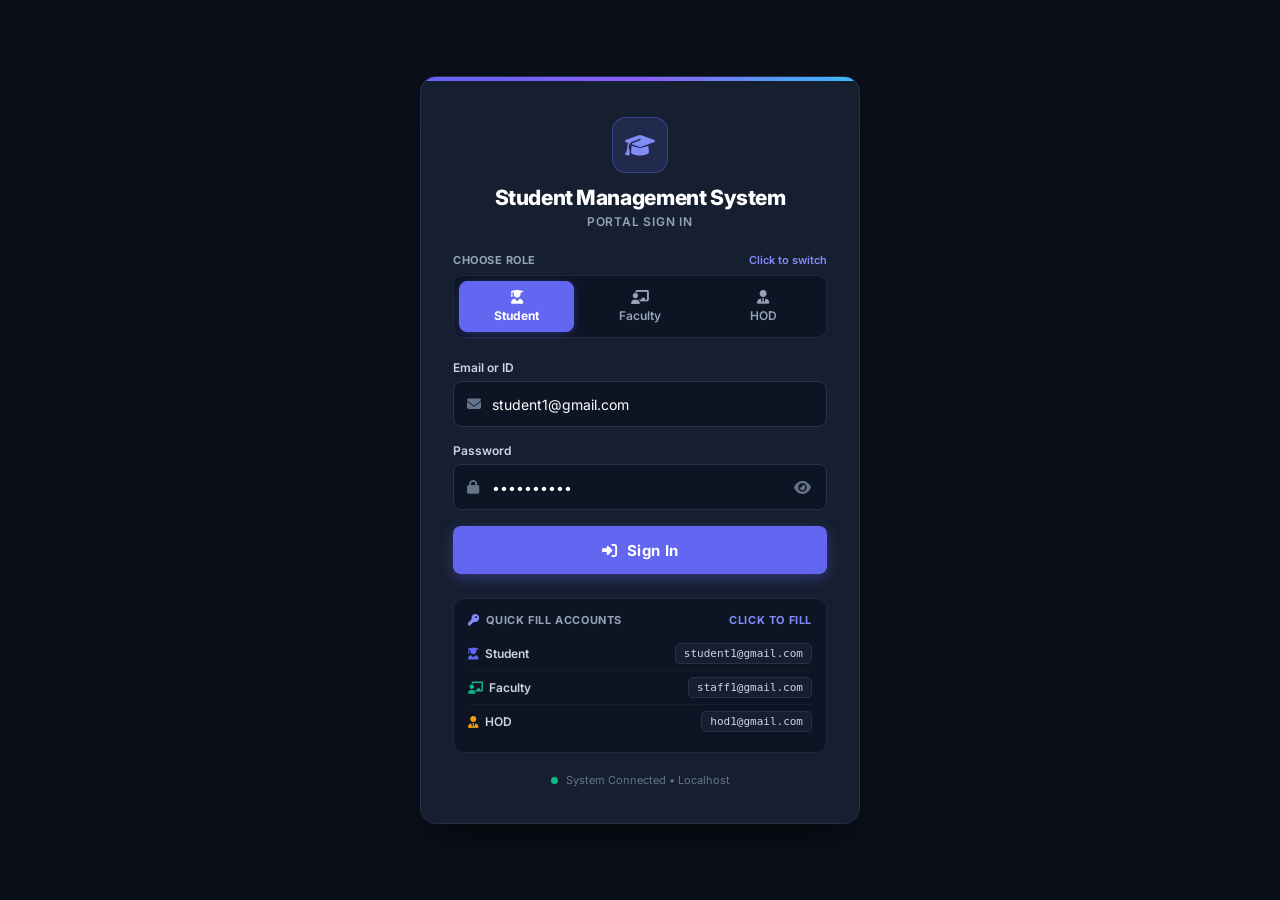
<file: index.html>
<!DOCTYPE html>
<html>
<head>
    <meta http-equiv="refresh" content="0; url=frontend/login.html">
    <title>Redirecting to SMS Portal...</title>
</head>
<body>
    <script>window.location.href = "frontend/login.html";</script>
</body>
</html>
</file>
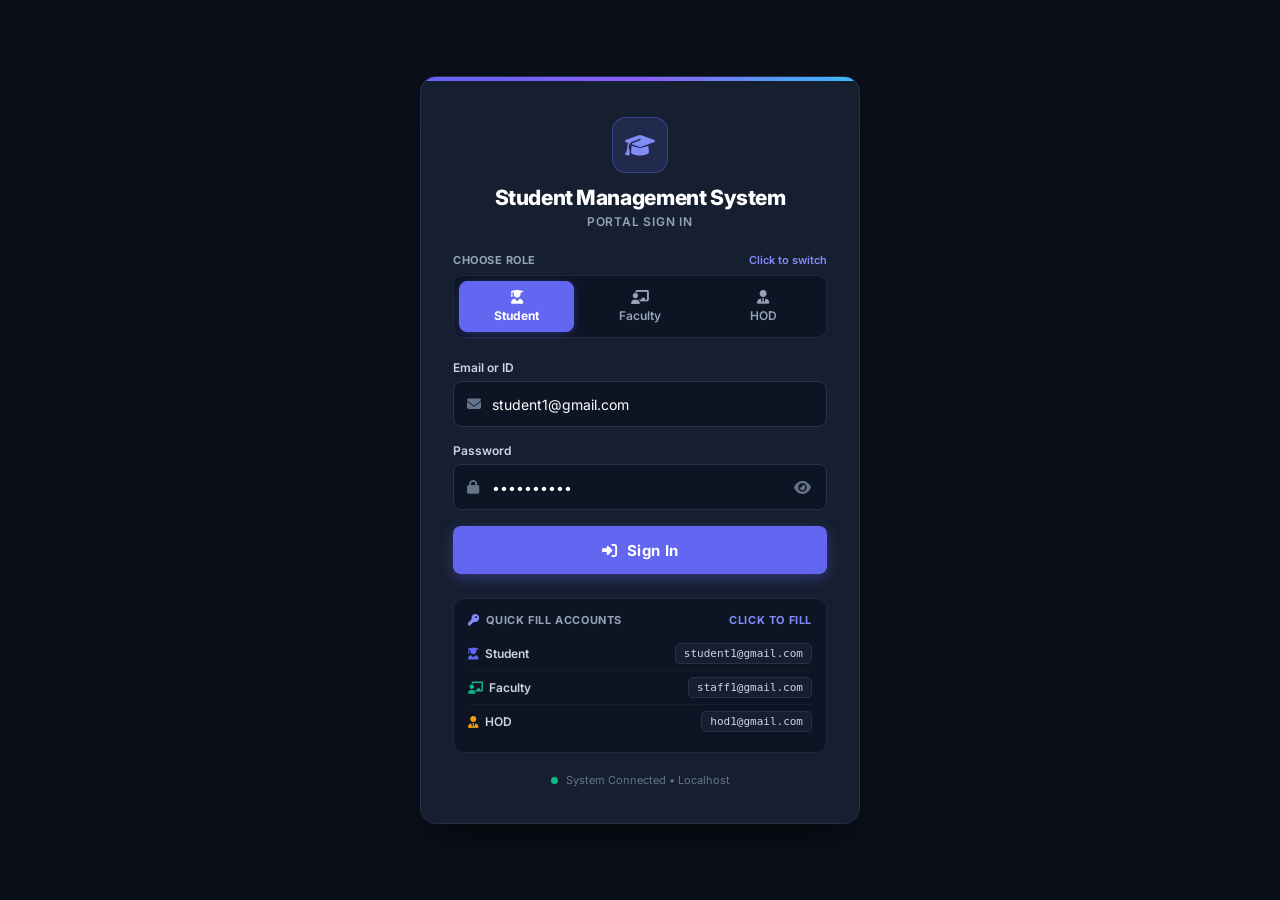
<file: frontend/index.html>
<!DOCTYPE html>
<html>
<head>
    <meta http-equiv="refresh" content="0; url=login.html">
    <script>
        window.location.href = "login.html";
    </script>
    <title>Redirecting to Student Management System Login...</title>
</head>
<body>
    <p>Redirecting to <a href="login.html">Sign In Portal</a>...</p>
</body>
</html>
</file>
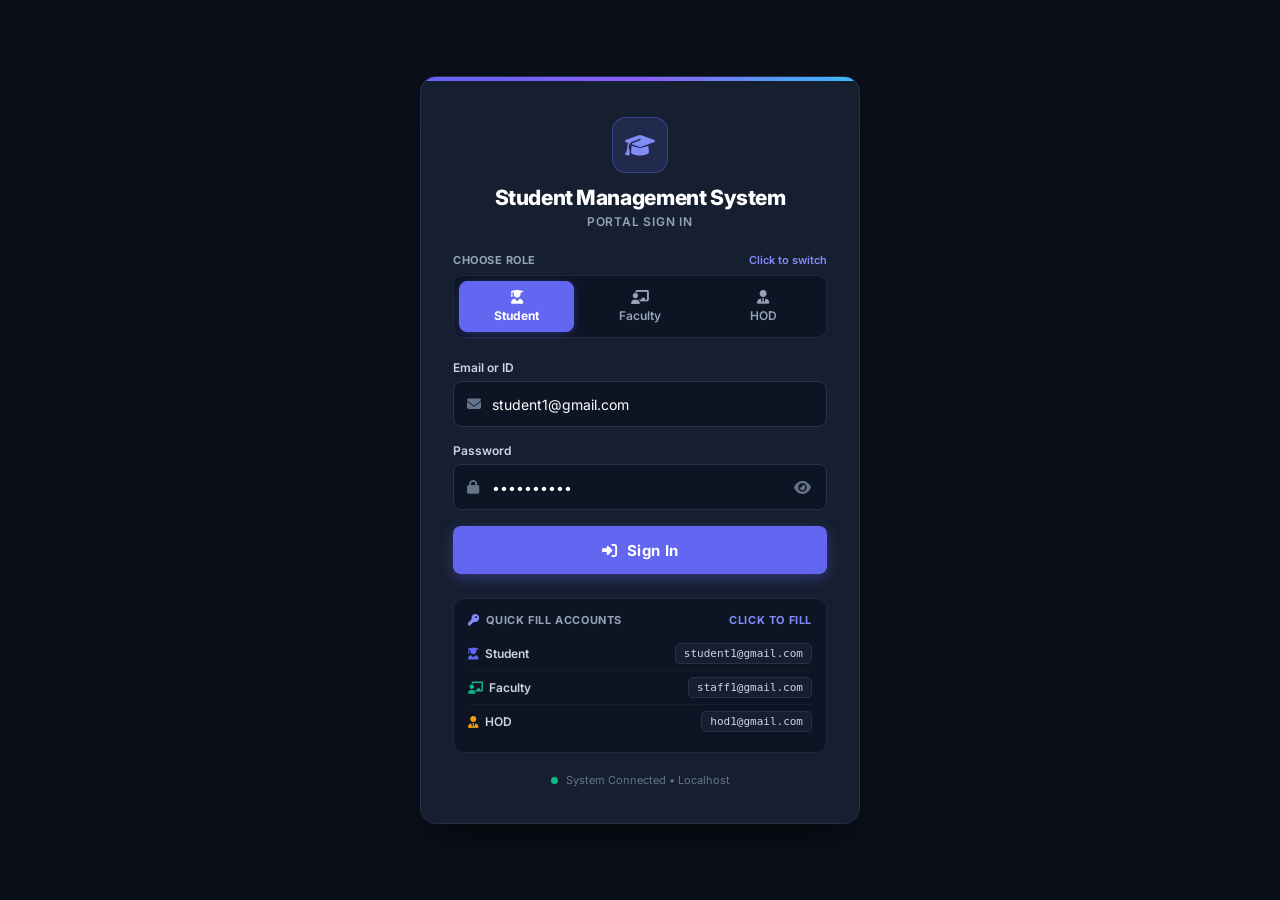
<file: frontend/login.html>
<!DOCTYPE html>
<html lang="en">
<head>
    <meta charset="UTF-8">
    <meta name="viewport" content="width=device-width, initial-scale=1.0">
    <title>Student Management System - Sign In</title>
    <!-- Google Font Inter -->
    <link rel="preconnect" href="https://fonts.googleapis.com">
    <link rel="preconnect" href="https://fonts.gstatic.com" crossorigin>
    <link href="https://fonts.googleapis.com/css2?family=Inter:wght@400;500;600;700;800&display=swap" rel="stylesheet">
    <!-- Font Awesome Icons -->
    <link rel="stylesheet" href="https://cdnjs.cloudflare.com/ajax/libs/font-awesome/6.4.0/css/all.min.css">
    <style>
        * {
            margin: 0;
            padding: 0;
            box-sizing: border-box;
            font-family: 'Inter', -apple-system, BlinkMacSystemFont, "Segoe UI", Roboto, sans-serif;
        }

        body {
            background-color: #0b0f19;
            color: #f8fafc;
            min-height: 100vh;
            display: flex;
            align-items: center;
            justify-content: center;
            padding: 24px 16px;
        }

        .login-container {
            width: 100%;
            max-width: 440px;
        }

        .login-card {
            background-color: #161f30;
            border: 1px solid #243249;
            border-radius: 16px;
            box-shadow: 0 20px 40px -15px rgba(0, 0, 0, 0.7);
            overflow: hidden;
        }

        /* Top Accent Bar */
        .top-accent-bar {
            height: 4px;
            background: linear-gradient(90deg, #6366f1, #8b5cf6, #38bdf8);
        }

        .card-body {
            padding: 36px 32px;
        }

        /* Brand Header */
        .brand-header {
            text-align: center;
            margin-bottom: 24px;
        }

        .brand-icon-box {
            width: 56px;
            height: 56px;
            background: rgba(99, 102, 241, 0.15);
            border: 1px solid rgba(99, 102, 241, 0.4);
            border-radius: 14px;
            display: inline-flex;
            align-items: center;
            justify-content: center;
            color: #818cf8;
            font-size: 24px;
            margin-bottom: 12px;
        }

        .brand-title {
            font-size: 21px;
            font-weight: 800;
            color: #ffffff;
            letter-spacing: -0.4px;
            margin: 0;
        }

        .brand-subtitle {
            font-size: 12px;
            font-weight: 600;
            color: #94a3b8;
            letter-spacing: 0.8px;
            text-transform: uppercase;
            margin-top: 4px;
        }

        /* Role Switcher Tabs */
        .role-section {
            margin-bottom: 22px;
        }

        .role-section-header {
            display: flex;
            align-items: center;
            justify-content: space-between;
            margin-bottom: 8px;
        }

        .role-label {
            font-size: 11px;
            font-weight: 700;
            color: #94a3b8;
            text-transform: uppercase;
            letter-spacing: 0.5px;
        }

        .role-hint {
            font-size: 11px;
            color: #818cf8;
            font-weight: 600;
        }

        .role-tabs {
            display: grid;
            grid-template-columns: repeat(3, 1fr);
            gap: 8px;
            background: #0d1424;
            padding: 5px;
            border-radius: 10px;
            border: 1px solid #1e293b;
        }

        .role-btn {
            background: transparent;
            border: 1px solid transparent;
            border-radius: 8px;
            padding: 8px 4px;
            color: #94a3b8;
            font-size: 12px;
            font-weight: 600;
            cursor: pointer;
            display: flex;
            flex-direction: column;
            align-items: center;
            gap: 4px;
            transition: all 0.15s ease;
        }

        .role-btn i {
            font-size: 14px;
        }

        .role-btn:hover {
            color: #ffffff;
            background: rgba(255, 255, 255, 0.04);
        }

        .role-btn.active {
            background: #6366f1;
            color: #ffffff;
            font-weight: 700;
            border-color: #6366f1;
            box-shadow: 0 2px 8px rgba(99, 102, 241, 0.3);
        }

        /* Error Alert Banner */
        .alert-error {
            display: none;
            background: rgba(239, 68, 68, 0.15);
            border: 1px solid rgba(239, 68, 68, 0.4);
            color: #fca5a5;
            padding: 10px 14px;
            border-radius: 8px;
            font-size: 13px;
            margin-bottom: 18px;
            align-items: center;
            gap: 10px;
        }

        .alert-error i {
            color: #ef4444;
            font-size: 15px;
        }

        /* Form Controls */
        .form-group {
            margin-bottom: 16px;
        }

        .form-label {
            display: block;
            font-size: 12px;
            font-weight: 600;
            color: #cbd5e1;
            margin-bottom: 6px;
        }

        .input-wrapper {
            position: relative;
            display: flex;
            align-items: center;
        }

        .input-icon {
            position: absolute;
            left: 14px;
            color: #64748b;
            font-size: 14px;
            pointer-events: none;
        }

        .form-input {
            width: 100%;
            height: 46px;
            background: #0d1424;
            border: 1.5px solid #243249;
            border-radius: 8px;
            padding: 0 40px 0 38px;
            color: #ffffff;
            font-size: 14px;
            outline: none;
            transition: border-color 0.15s ease, box-shadow 0.15s ease;
        }

        .form-input::placeholder {
            color: #475569;
        }

        .form-input:focus {
            border-color: #6366f1;
            box-shadow: 0 0 0 3px rgba(99, 102, 241, 0.25);
            background: #0d1424;
        }

        .btn-toggle-eye {
            position: absolute;
            right: 12px;
            background: none;
            border: none;
            color: #64748b;
            font-size: 15px;
            cursor: pointer;
            padding: 4px;
            display: flex;
            align-items: center;
            justify-content: center;
        }

        .btn-toggle-eye:hover {
            color: #cbd5e1;
        }

        /* Sign In Button */
        .btn-submit {
            width: 100%;
            height: 48px;
            background: #6366f1;
            color: #ffffff;
            border: none;
            border-radius: 8px;
            font-size: 15px;
            font-weight: 700;
            letter-spacing: 0.3px;
            cursor: pointer;
            display: flex;
            align-items: center;
            justify-content: center;
            gap: 10px;
            margin-top: 10px;
            box-shadow: 0 4px 14px rgba(99, 102, 241, 0.35);
            transition: background 0.15s ease, transform 0.1s ease, box-shadow 0.15s ease;
        }

        .btn-submit:hover {
            background: #4f46e5;
            box-shadow: 0 6px 18px rgba(99, 102, 241, 0.45);
        }

        .btn-submit:active {
            transform: translateY(1px);
        }

        .btn-submit:disabled {
            opacity: 0.65;
            cursor: not-allowed;
            transform: none;
        }

        /* Demo Credentials Quick-Fill Box */
        .demo-box {
            margin-top: 24px;
            background: #0d1424;
            border: 1px solid #1e293b;
            border-radius: 10px;
            padding: 14px;
        }

        .demo-box-header {
            font-size: 11px;
            font-weight: 700;
            color: #94a3b8;
            text-transform: uppercase;
            letter-spacing: 0.6px;
            margin-bottom: 10px;
            display: flex;
            align-items: center;
            justify-content: space-between;
        }

        .demo-item {
            display: flex;
            align-items: center;
            justify-content: space-between;
            padding: 6px 0;
            border-bottom: 1px solid #161f30;
        }

        .demo-item:last-child {
            border-bottom: none;
        }

        .demo-item-role {
            font-size: 12px;
            font-weight: 600;
            color: #cbd5e1;
            display: flex;
            align-items: center;
            gap: 6px;
        }

        .demo-fill-btn {
            background: #161f30;
            border: 1px solid #243249;
            color: #cbd5e1;
            padding: 3px 8px;
            border-radius: 5px;
            font-size: 11px;
            font-family: monospace;
            cursor: pointer;
            transition: all 0.15s ease;
        }

        .demo-fill-btn:hover {
            border-color: #6366f1;
            color: #818cf8;
            background: rgba(99, 102, 241, 0.1);
        }

        /* Status Footer */
        .system-status {
            text-align: center;
            font-size: 11px;
            color: #64748b;
            margin-top: 20px;
            display: flex;
            align-items: center;
            justify-content: center;
            gap: 8px;
        }

        .status-dot {
            width: 7px;
            height: 7px;
            background-color: #10b981;
            border-radius: 50%;
            display: inline-block;
        }

        /* Simple Toast Notification */
        .toast {
            position: fixed;
            top: 20px;
            right: 20px;
            z-index: 9999;
            background: #1e293b;
            color: #f8fafc;
            border-left: 4px solid #10b981;
            padding: 12px 18px;
            border-radius: 6px;
            box-shadow: 0 10px 25px rgba(0, 0, 0, 0.4);
            font-size: 13px;
            display: flex;
            align-items: center;
            gap: 10px;
        }
    </style>
</head>
<body>

    <div class="login-container">
        <div class="login-card">
            <!-- Top Gradient Accent -->
            <div class="top-accent-bar"></div>

            <div class="card-body">
                <!-- Branding Header -->
                <div class="brand-header">
                    <div class="brand-icon-box">
                        <i class="fa-solid fa-graduation-cap"></i>
                    </div>
                    <h1 class="brand-title">Student Management System</h1>
                    <p class="brand-subtitle">Portal Sign In</p>
                </div>

                <!-- Error Alert Banner -->
                <div class="alert-error" id="error-banner">
                    <i class="fa-solid fa-circle-exclamation"></i>
                    <span id="error-message" style="flex: 1;">Invalid credentials</span>
                    <button type="button" onclick="hideError()" style="background:none; border:none; color:#fca5a5; cursor:pointer; font-size:16px;">&times;</button>
                </div>

                <!-- Role Switcher -->
                <div class="role-section">
                    <div class="role-section-header">
                        <span class="role-label">Choose Role</span>
                        <span class="role-hint">Click to switch</span>
                    </div>
                    <div class="role-tabs">
                        <button type="button" class="role-btn active" id="btn-role-student" onclick="setRole('STUDENT')">
                            <i class="fa-solid fa-user-graduate"></i>
                            <span>Student</span>
                        </button>
                        <button type="button" class="role-btn" id="btn-role-staff" onclick="setRole('STAFF')">
                            <i class="fa-solid fa-chalkboard-user"></i>
                            <span>Faculty</span>
                        </button>
                        <button type="button" class="role-btn" id="btn-role-hod" onclick="setRole('HOD')">
                            <i class="fa-solid fa-user-tie"></i>
                            <span>HOD</span>
                        </button>
                    </div>
                </div>

                <!-- Login Form -->
                <form id="login-form" novalidate>
                    <div class="form-group">
                        <label for="email" class="form-label">Email or ID</label>
                        <div class="input-wrapper">
                            <i class="fa-solid fa-envelope input-icon"></i>
                            <input 
                                type="text" 
                                id="email" 
                                class="form-input" 
                                placeholder="name@institution.edu" 
                                value="student1@gmail.com"
                                required 
                                autocomplete="username"
                            >
                        </div>
                    </div>

                    <div class="form-group">
                        <label for="password" class="form-label">Password</label>
                        <div class="input-wrapper">
                            <i class="fa-solid fa-lock input-icon"></i>
                            <input 
                                type="password" 
                                id="password" 
                                class="form-input" 
                                placeholder="Enter password" 
                                value="student123"
                                required 
                                autocomplete="current-password"
                            >
                            <button type="button" class="btn-toggle-eye" id="toggle-password" title="Show / Hide Password" aria-label="Show / Hide Password">
                                <i class="fa-solid fa-eye" id="eye-icon"></i>
                            </button>
                        </div>
                    </div>

                    <button type="submit" class="btn-submit" id="btn-submit">
                        <i class="fa-solid fa-right-to-bracket" id="submit-icon"></i>
                        <span id="submit-text">Sign In</span>
                    </button>
                </form>

                <!-- Demo Credentials Box -->
                <div class="demo-box">
                    <div class="demo-box-header">
                        <span><i class="fa-solid fa-key" style="color: #818cf8; margin-right: 6px;"></i>Quick Fill Accounts</span>
                        <span style="color: #818cf8;">Click to Fill</span>
                    </div>
                    <div class="demo-item">
                        <div class="demo-item-role">
                            <i class="fa-solid fa-user-graduate" style="color: #6366f1;"></i>
                            <span>Student</span>
                        </div>
                        <button type="button" class="demo-fill-btn" onclick="setRole('STUDENT')">student1@gmail.com</button>
                    </div>
                    <div class="demo-item">
                        <div class="demo-item-role">
                            <i class="fa-solid fa-chalkboard-user" style="color: #10b981;"></i>
                            <span>Faculty</span>
                        </div>
                        <button type="button" class="demo-fill-btn" onclick="setRole('STAFF')">staff1@gmail.com</button>
                    </div>
                    <div class="demo-item">
                        <div class="demo-item-role">
                            <i class="fa-solid fa-user-tie" style="color: #f59e0b;"></i>
                            <span>HOD</span>
                        </div>
                        <button type="button" class="demo-fill-btn" onclick="setRole('HOD')">hod1@gmail.com</button>
                    </div>
                </div>

                <!-- Footer Status -->
                <div class="system-status">
                    <span class="status-dot"></span>
                    <span>System Connected &bull; Localhost</span>
                </div>

            </div>
        </div>
    </div>

    <!-- Login Logic -->
    <script>
        // Preset Credentials
        const CREDENTIALS = {
            STUDENT: {
                email: 'student1@gmail.com',
                password: 'student123',
                btnId: 'btn-role-student'
            },
            STAFF: {
                email: 'staff1@gmail.com',
                password: 'staff123',
                btnId: 'btn-role-staff'
            },
            HOD: {
                email: 'hod1@gmail.com',
                password: 'hod123',
                btnId: 'btn-role-hod'
            }
        };

        function setRole(role) {
            const data = CREDENTIALS[role];
            if (!data) return;

            document.querySelectorAll('.role-btn').forEach(btn => btn.classList.remove('active'));
            const activeBtn = document.getElementById(data.btnId);
            if (activeBtn) activeBtn.classList.add('active');

            document.getElementById('email').value = data.email;
            document.getElementById('password').value = data.password;
            hideError();
        }

        // Toggle Password Visibility
        const toggleBtn = document.getElementById('toggle-password');
        const passwordInput = document.getElementById('password');
        const eyeIcon = document.getElementById('eye-icon');

        toggleBtn.addEventListener('click', () => {
            const isPassword = passwordInput.getAttribute('type') === 'password';
            passwordInput.setAttribute('type', isPassword ? 'text' : 'password');
            eyeIcon.className = isPassword ? 'fa-solid fa-eye-slash' : 'fa-solid fa-eye';
        });

        // Error Handling
        const errorBanner = document.getElementById('error-banner');
        const errorMessage = document.getElementById('error-message');

        function showError(msg) {
            errorMessage.textContent = msg;
            errorBanner.style.display = 'flex';
        }

        function hideError() {
            errorBanner.style.display = 'none';
        }

        function showToast(msg) {
            const toast = document.createElement('div');
            toast.className = 'toast';
            toast.innerHTML = `<i class="fa-solid fa-circle-check" style="color: #10b981;"></i><span>${msg}</span>`;
            document.body.appendChild(toast);
            setTimeout(() => toast.remove(), 2500);
        }

        // Form Submission
        const loginForm = document.getElementById('login-form');
        const btnSubmit = document.getElementById('btn-submit');
        const submitIcon = document.getElementById('submit-icon');
        const submitText = document.getElementById('submit-text');

        loginForm.addEventListener('submit', async (e) => {
            e.preventDefault();
            hideError();

            const email = document.getElementById('email').value.trim();
            const password = document.getElementById('password').value;

            if (!email || !password) {
                showError("Please enter both email and password.");
                return;
            }

            btnSubmit.disabled = true;
            submitIcon.className = "fa-solid fa-circle-notch fa-spin";
            submitText.textContent = "Signing In...";

            try {
                // Determine API endpoint URL
                const origin = window.location.origin;
                const path = window.location.pathname;
                let apiUrl = '/studentms/backend/auth/login.php';
                if (!path.includes('/studentms/')) {
                    apiUrl = '/backend/auth/login.php';
                }

                const response = await fetch(origin + apiUrl, {
                    method: 'POST',
                    headers: { 'Content-Type': 'application/json' },
                    credentials: 'include',
                    body: JSON.stringify({ email, password })
                });

                const data = await response.json().catch(() => ({}));

                if (response.ok && data.success && data.user) {
                    localStorage.setItem('sms_user', JSON.stringify(data.user));
                    showToast(`Welcome back, ${data.user.name}!`);

                    setTimeout(() => {
                        const role = data.user.role;
                        if (role === 'STUDENT') {
                            window.location.href = 'student/dashboard.html';
                        } else if (role === 'ASSISTANT_PROFESSOR' || role === 'HOD') {
                            window.location.href = 'staff.html';
                        } else {
                            window.location.href = 'student/dashboard.html';
                        }
                    }, 400);
                } else {
                    showError(data.message || "Invalid email or password.");
                    btnSubmit.disabled = false;
                    submitIcon.className = "fa-solid fa-right-to-bracket";
                    submitText.textContent = "Sign In";
                }
            } catch (err) {
                showError(err.message || "Connection failed. Please check backend server.");
                btnSubmit.disabled = false;
                submitIcon.className = "fa-solid fa-right-to-bracket";
                submitText.textContent = "Sign In";
            }
        });
    </script>
</body>
</html>
</file>
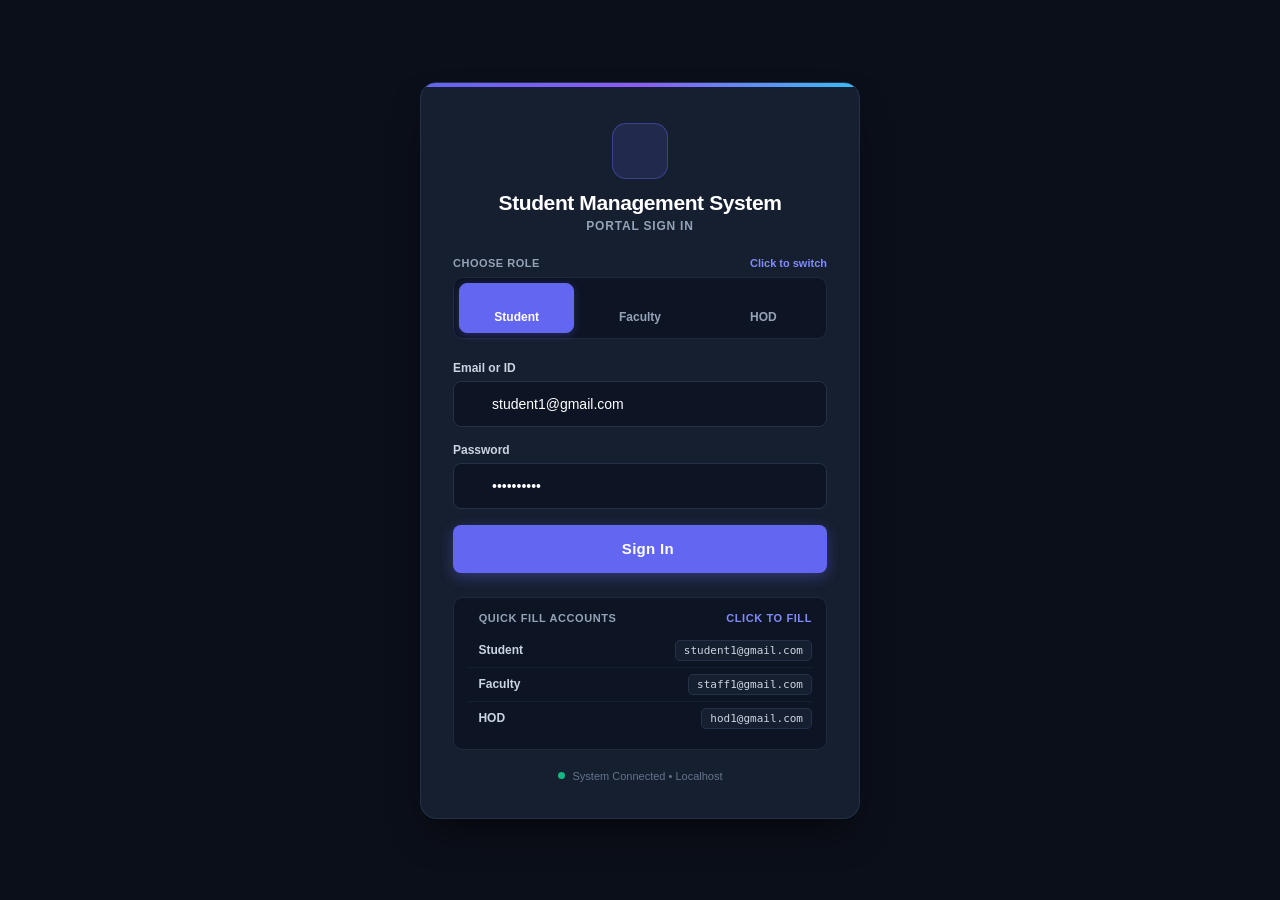
<file: frontend/staff.html>
<!DOCTYPE html>
<html lang="en" data-theme="dark">
<head>
    <meta charset="UTF-8">
    <meta name="viewport" content="width=device-width, initial-scale=1.0">
    <title>Staff Portal - Academic & Departmental Management</title>
    <!-- Google Font Inter -->
    <link rel="preconnect" href="https://fonts.googleapis.com">
    <link rel="preconnect" href="https://fonts.gstatic.com" crossorigin>
    <link href="https://fonts.googleapis.com/css2?family=Inter:wght@300;400;500;600;700;800&display=swap" rel="stylesheet">
    <!-- Font Awesome Icons -->
    <link rel="stylesheet" href="https://cdnjs.cloudflare.com/ajax/libs/font-awesome/6.4.0/css/all.min.css">
    <!-- Custom CSS Modules -->
    <link rel="stylesheet" href="css/style.css">
    <link rel="stylesheet" href="css/dashboard.css">
    <link rel="stylesheet" href="css/tables.css">
    <link rel="stylesheet" href="css/forms.css">
    <link rel="stylesheet" href="css/responsive.css">
    <style>
        .badge-status {
            display: inline-flex;
            align-items: center;
            padding: 4px 10px;
            border-radius: 9999px;
            font-size: 11px;
            font-weight: 700;
            text-transform: uppercase;
            letter-spacing: 0.5px;
        }
        .badge-pending {
            background-color: rgba(245, 158, 11, 0.15);
            color: #d97706;
            border: 1px solid rgba(245, 158, 11, 0.3);
        }
        .badge-approved {
            background-color: rgba(16, 185, 129, 0.15);
            color: #059669;
            border: 1px solid rgba(16, 185, 129, 0.3);
        }
        .badge-rejected {
            background-color: rgba(239, 68, 68, 0.15);
            color: #dc2626;
            border: 1px solid rgba(239, 68, 68, 0.3);
        }
        .hod-section-header {
            display: flex;
            align-items: center;
            gap: 10px;
            padding: 10px 16px;
            margin: 12px 14px 4px;
            border-radius: var(--radius-sm);
            background: rgba(99, 102, 241, 0.12);
            border: 1px solid rgba(99, 102, 241, 0.28);
            color: #818cf8;
            font-size: 11px;
            font-weight: 800;
            letter-spacing: 1px;
            text-transform: uppercase;
        }
        .modal-overlay {
            position: fixed;
            top: 0;
            left: 0;
            right: 0;
            bottom: 0;
            background: rgba(15, 23, 42, 0.7);
            backdrop-filter: blur(4px);
            z-index: 9999;
            display: flex;
            align-items: center;
            justify-content: center;
            padding: 20px;
        }
        .modal-overlay.hidden {
            display: none !important;
        }
        .modal-box {
            background: var(--bg-secondary);
            border: 1px solid var(--border-color);
            border-radius: var(--radius-md);
            box-shadow: var(--shadow-xl);
            width: 100%;
            max-width: 680px;
            max-height: 90vh;
            overflow-y: auto;
        }
        .modal-header {
            padding: 18px 24px;
            border-bottom: 1px solid var(--border-color);
            display: flex;
            align-items: center;
            justify-content: space-between;
        }
        .modal-body {
            padding: 24px;
        }
        .modal-footer {
            padding: 16px 24px;
            border-top: 1px solid var(--border-color);
            display: flex;
            justify-content: flex-end;
            gap: 12px;
        }
        .att-toggle-btn {
            padding: 6px 14px;
            border-radius: 9999px;
            font-size: 12px;
            font-weight: 700;
            cursor: pointer;
            border: 1px solid var(--border-color);
            background: var(--bg-tertiary);
            color: var(--text-secondary);
            transition: all var(--transition-fast);
        }
        .att-toggle-btn.present {
            background: rgba(16, 185, 129, 0.2);
            color: #059669;
            border-color: #10b981;
        }
        .att-toggle-btn.absent {
            background: rgba(239, 68, 68, 0.2);
            color: #dc2626;
            border-color: #ef4444;
        }
        .profile-field-box {
            background-color: var(--bg-tertiary);
            border: 1px solid var(--border-color);
            padding: 12px 16px;
            border-radius: var(--radius-sm);
        }
        .profile-field-box label {
            font-size: 11px;
            font-weight: 700;
            text-transform: uppercase;
            color: var(--text-secondary);
            display: block;
            margin-bottom: 4px;
        }
        .profile-field-box span {
            font-size: 14px;
            font-weight: 600;
            color: var(--text-primary);
        }
    </style>
</head>
<body>

    <!-- Network Loader overlay -->
    <div class="network-status-pill hidden" id="network-status-pill">
        <div class="network-spinner"></div>
        <span id="network-status-text">Loading...</span>
    </div>

    <!-- Main Screen Container -->
    <div class="app-container" id="app-screen">
        
        <!-- Sidebar Navigation Drawer -->
        <aside class="sidebar" id="app-sidebar">
            <div class="sidebar-header">
                <div class="sidebar-logo">
                    <i class="fa-solid fa-graduation-cap"></i>
                    <span>STUDENTMS</span>
                </div>
            </div>
            
            <nav class="sidebar-nav">
                <ul>
                    <!-- Common Staff Navigation -->
                    <li class="nav-item active" id="nav-item-dash" data-view="dashboard">
                        <i class="fa-solid fa-chart-pie"></i>
                        <span>Dashboard</span>
                    </li>
                    <li class="nav-item" id="nav-item-profile" data-view="profile">
                        <i class="fa-solid fa-id-badge"></i>
                        <span>My Profile</span>
                    </li>
                    <li class="nav-item" id="nav-item-attendance" data-view="attendance">
                        <i class="fa-solid fa-calendar-check"></i>
                        <span>Attendance</span>
                    </li>
                    <li class="nav-item" id="nav-item-time" data-view="timetable">
                        <i class="fa-solid fa-clock"></i>
                        <span>Timetable</span>
                    </li>
                    <li class="nav-item" id="nav-item-exams" data-view="exams">
                        <i class="fa-solid fa-calendar-days"></i>
                        <span>Exam Schedule</span>
                    </li>
                    <li class="nav-item" id="nav-item-students" data-view="students">
                        <i class="fa-solid fa-user-graduate"></i>
                        <span>Students</span>
                    </li>
                    <li class="nav-item" id="nav-item-leaves" data-view="leaves">
                        <i class="fa-solid fa-envelope-open-text"></i>
                        <span>Leave Requests</span>
                    </li>

                    <!-- HOD ONLY MENU ITEMS (Dynamically shown ONLY if role === 'HOD') -->
                    <div id="hod-exclusive-nav-section" style="display: none;">
                        <div class="hod-section-header">
                            <i class="fa-solid fa-shield-halved"></i>
                            <span>HOD Controls</span>
                        </div>
                        <li class="nav-item" id="nav-item-manage-timetable" data-view="manage-timetable">
                            <i class="fa-solid fa-calendar-plus"></i>
                            <span>Manage Timetable</span>
                        </li>
                        <li class="nav-item" id="nav-item-manage-exams" data-view="manage-exams">
                            <i class="fa-solid fa-file-circle-plus"></i>
                            <span>Manage Exam Schedule</span>
                        </li>
                        <li class="nav-item" id="nav-item-manage-staff" data-view="manage-staff">
                            <i class="fa-solid fa-chalkboard-user"></i>
                            <span>Manage Staff</span>
                        </li>
                        <li class="nav-item" id="nav-item-manage-depts" data-view="manage-depts">
                            <i class="fa-solid fa-building-columns"></i>
                            <span>Manage Departments</span>
                        </li>
                    </div>

                    <li class="nav-item" id="nav-item-notices" data-view="notices">
                        <i class="fa-solid fa-bullhorn"></i>
                        <span>Notices</span>
                    </li>
                </ul>
            </nav>
            
            <div class="sidebar-footer">
                <li class="nav-item" id="nav-sign-out" onclick="logout()" style="list-style: none; padding: 12px 16px; margin: 0 16px; border-radius: var(--radius-sm); display: flex; align-items: center; gap: 12px; color: var(--danger); cursor: pointer; font-size: 14px; font-weight: 600; transition: all var(--transition-fast);">
                    <i class="fa-solid fa-right-from-bracket"></i>
                    <span>Logout</span>
                </li>
            </div>
        </aside>

        <!-- Right Side Main Content Window -->
        <main class="main-content">
            
            <!-- Top Action Header -->
            <header class="app-header">
                <div style="display: flex; align-items: center; gap: 14px;">
                    <button class="menu-toggle" id="menu-toggle-btn">
                        <i class="fa-solid fa-bars"></i>
                    </button>
                    <div>
                        <h1 class="header-title" id="view-title">Dashboard</h1>
                        <p class="header-subtitle" id="view-path-subtitle">Faculty & Academic Management Console</p>
                    </div>
                </div>
                
                <div style="display: flex; align-items: center; gap: 12px;">
                    <div style="display: flex; align-items: center; gap: 10px; background: var(--bg-tertiary); border: 1px solid var(--border-color); padding: 6px 14px; border-radius: 9999px;">
                        <i class="fa-solid fa-user-tie" style="color: var(--accent-color); font-size: 14px;"></i>
                        <span class="user-name" id="header-user-name" style="font-size: 13px; font-weight: 700; color: var(--text-primary);">Faculty Staff</span>
                        <span class="user-role badge" id="header-user-role-badge" style="background: rgba(99, 102, 241, 0.15); color: #818cf8; font-size: 10px; padding: 2px 8px; font-weight: 700;">ASSISTANT PROFESSOR</span>
                    </div>
                    <button class="btn-icon" id="header-theme-toggle" onclick="toggleTheme()" title="Toggle Theme"><i class="fa-solid fa-moon"></i></button>
                    <button class="btn btn-outline btn-sm" onclick="logout()"><i class="fa-solid fa-arrow-right-from-bracket"></i> Logout</button>
                </div>
            </header>

            <!-- Scrollable Dynamic Viewport -->
            <div class="app-viewport">

                <!-- VIEW 1: DASHBOARD -->
                <section class="content-view active" id="view-dashboard">
                    <div class="welcome-card">
                        <div>
                            <h2>Welcome, <span id="dash-staff-name">Faculty</span>! 👋</h2>
                            <p>
                                <span id="dash-staff-desig" style="font-weight: 700; color: var(--accent-color);">Assistant Professor</span> &bull; 
                                Department of <span id="dash-staff-dept">ECE</span>
                            </p>
                        </div>
                        <div id="hod-indicator-pill" style="display: none; background: rgba(99, 102, 241, 0.15); border: 1px solid rgba(99, 102, 241, 0.35); padding: 6px 14px; border-radius: 9999px; font-size: 12px; font-weight: 700; color: #818cf8;">
                            <i class="fa-solid fa-crown" style="margin-right: 6px; color: #f59e0b;"></i> HOD Controls Enabled
                        </div>
                    </div>

                    <!-- Metrics Grid -->
                    <div class="stats-grid mb-4">
                        <div class="stat-card">
                            <div class="stat-header">
                                <span class="stat-title">Today's Lectures</span>
                                <div class="stat-icon" style="background: rgba(59, 130, 246, 0.15); color: #3b82f6;"><i class="fa-solid fa-calendar-check"></i></div>
                            </div>
                            <div class="stat-value" id="card-today-classes-count">0</div>
                            <div class="stat-subtitle">Assigned teaching slots</div>
                        </div>

                        <div class="stat-card">
                            <div class="stat-header">
                                <span class="stat-title">Enrolled Students</span>
                                <div class="stat-icon" style="background: rgba(16, 185, 129, 0.15); color: #10b981;"><i class="fa-solid fa-user-graduate"></i></div>
                            </div>
                            <div class="stat-value" id="card-students-count">--</div>
                            <div class="stat-subtitle">Department directory</div>
                        </div>

                        <div class="stat-card">
                            <div class="stat-header">
                                <span class="stat-title">Pending Leaves</span>
                                <div class="stat-icon" style="background: rgba(245, 158, 11, 0.15); color: #f59e0b;"><i class="fa-solid fa-envelope-open-text"></i></div>
                            </div>
                            <div class="stat-value" id="card-pending-reviews-count">0</div>
                            <div class="stat-subtitle">Awaiting faculty review</div>
                        </div>

                        <div class="stat-card">
                            <div class="stat-header">
                                <span class="stat-title">Weekly Periods</span>
                                <div class="stat-icon" style="background: rgba(168, 85, 247, 0.15); color: #a855f7;"><i class="fa-solid fa-clock"></i></div>
                            </div>
                            <div class="stat-value" id="card-weekly-periods-count">--</div>
                            <div class="stat-subtitle">Scheduled timetable hours</div>
                        </div>
                    </div>

                    <!-- Quick Shortcuts -->
                    <div class="card">
                        <h3 style="font-size: 16px; font-weight: 700; margin-bottom: 16px; color: var(--text-primary);">Faculty Actions</h3>
                        <div style="display: grid; grid-template-columns: repeat(auto-fit, minmax(200px, 1fr)); gap: 14px;">
                            <button class="btn btn-primary" onclick="switchView('attendance')">
                                <i class="fa-solid fa-calendar-check"></i>
                                Take Attendance
                            </button>
                            <button class="btn btn-secondary" onclick="switchView('leaves')">
                                <i class="fa-solid fa-file-circle-check"></i>
                                Review Leaves
                            </button>
                            <button class="btn btn-secondary" onclick="switchView('timetable')">
                                <i class="fa-solid fa-clock"></i>
                                View Timetable
                            </button>
                            <button class="btn btn-secondary" onclick="switchView('students')">
                                <i class="fa-solid fa-users"></i>
                                View Students
                            </button>
                        </div>
                    </div>
                </section>

                <!-- VIEW 2: PROFILE -->
                <section class="content-view" id="view-profile">
                    <div class="card">
                        <div style="display: flex; justify-content: space-between; align-items: center; margin-bottom: 24px; border-bottom: 1px solid var(--border-color); padding-bottom: 16px;">
                            <div>
                                <h2 style="font-size: 18px; font-weight: 800; color: var(--text-primary);">Faculty Profile</h2>
                                <p style="font-size: 13px; color: var(--text-secondary);">Official institutional identity & departmental appointment</p>
                            </div>
                            <span class="badge-status badge-approved" id="profile-role-pill">ASSISTANT_PROFESSOR</span>
                        </div>

                        <div style="display: grid; grid-template-columns: repeat(auto-fit, minmax(260px, 1fr)); gap: 16px;">
                            <div class="profile-field-box">
                                <label>Faculty Name</label>
                                <span id="prof-staff-name">--</span>
                            </div>
                            <div class="profile-field-box">
                                <label>Staff Code</label>
                                <span id="prof-staff-code">--</span>
                            </div>
                            <div class="profile-field-box">
                                <label>Email Address</label>
                                <span id="prof-staff-email">--</span>
                            </div>
                            <div class="profile-field-box">
                                <label>Department</label>
                                <span id="prof-staff-dept">--</span>
                            </div>
                            <div class="profile-field-box">
                                <label>Designation</label>
                                <span id="prof-staff-desig">--</span>
                            </div>
                            <div class="profile-field-box">
                                <label>Academic Qualification</label>
                                <span id="prof-staff-qual">--</span>
                            </div>
                            <div class="profile-field-box">
                                <label>Phone Contact</label>
                                <span id="prof-staff-phone">--</span>
                            </div>
                        </div>
                    </div>
                </section>

                <!-- VIEW 3: ATTENDANCE (Today's Classes & Batch Attendance) -->
                <section class="content-view" id="view-attendance">
                    <div class="card">
                        <div style="display: flex; justify-content: space-between; align-items: center; margin-bottom: 20px; flex-wrap: wrap; gap: 12px;">
                            <div>
                                <h2 style="font-size: 18px; font-weight: 800; color: var(--text-primary);">Today's Assigned Classes</h2>
                                <p style="font-size: 13px; color: var(--text-secondary);">Select an assigned period to record or update batch attendance</p>
                            </div>
                            <div style="display: flex; align-items: center; gap: 10px;">
                                <label style="font-size: 12px; font-weight: 700; color: var(--text-secondary);">Date:</label>
                                <input type="date" id="attendance-filter-date" class="form-control" style="padding: 8px 12px; border-radius: var(--radius-sm); border: 1px solid var(--border-color); background: var(--bg-secondary); color: var(--text-primary);">
                            </div>
                        </div>

                        <!-- Assigned Classes Grid/Table -->
                        <div class="table-responsive">
                            <table class="table">
                                <thead>
                                    <tr>
                                        <th>Period</th>
                                        <th>Subject</th>
                                        <th>Department / Year</th>
                                        <th>Section & Batch</th>
                                        <th>Room</th>
                                        <th>Status</th>
                                        <th style="text-align: right;">Action</th>
                                    </tr>
                                </thead>
                                <tbody id="assigned-classes-tbody">
                                    <tr><td colspan="7" style="text-align: center; padding: 24px;">Loading classes...</td></tr>
                                </tbody>
                            </table>
                        </div>
                    </div>
                </section>

                <!-- VIEW 4: TIMETABLE (Read Only for Staff, HOD has Manage Timetable) -->
                <section class="content-view" id="view-timetable">
                    <div class="card">
                        <div style="display: flex; justify-content: space-between; align-items: center; margin-bottom: 20px;">
                            <div>
                                <h2 style="font-size: 18px; font-weight: 800; color: var(--text-primary);">Department Timetable</h2>
                                <p style="font-size: 13px; color: var(--text-secondary);">Weekly scheduled periods and assigned faculty</p>
                            </div>
                        </div>

                        <div class="table-responsive">
                            <table class="table">
                                <thead>
                                    <tr>
                                        <th>Day</th>
                                        <th>Period</th>
                                        <th>Timing</th>
                                        <th>Subject</th>
                                        <th>Faculty</th>
                                        <th>Batch</th>
                                        <th>Room</th>
                                    </tr>
                                </thead>
                                <tbody id="staff-timetable-tbody">
                                    <tr><td colspan="7" style="text-align: center; padding: 24px;">Loading timetable...</td></tr>
                                </tbody>
                            </table>
                        </div>
                    </div>
                </section>

                <!-- VIEW 5: EXAM SCHEDULE (Read Only for Staff) -->
                <section class="content-view" id="view-exams">
                    <div class="card">
                        <div style="margin-bottom: 20px;">
                            <h2 style="font-size: 18px; font-weight: 800; color: var(--text-primary);">Department Examination Schedule</h2>
                            <p style="font-size: 13px; color: var(--text-secondary);">Upcoming internal and semester exam slots</p>
                        </div>

                        <div class="table-responsive">
                            <table class="table">
                                <thead>
                                    <tr>
                                        <th>Exam Name</th>
                                        <th>Type</th>
                                        <th>Subject</th>
                                        <th>Date</th>
                                        <th>Timing</th>
                                        <th>Room</th>
                                    </tr>
                                </thead>
                                <tbody id="staff-exams-tbody">
                                    <tr><td colspan="6" style="text-align: center; padding: 24px;">Loading exams...</td></tr>
                                </tbody>
                            </table>
                        </div>
                    </div>
                </section>

                <!-- VIEW 6: STUDENTS -->
                <section class="content-view" id="view-students">
                    <div class="card">
                        <div style="margin-bottom: 20px;">
                            <h2 style="font-size: 18px; font-weight: 800; color: var(--text-primary);">Enrolled Students Directory</h2>
                            <p style="font-size: 13px; color: var(--text-secondary);">Department students and batch distribution</p>
                        </div>

                        <div class="table-responsive">
                            <table class="table">
                                <thead>
                                    <tr>
                                        <th>Register No</th>
                                        <th>Student Name</th>
                                        <th>Email</th>
                                        <th>Department</th>
                                        <th>Year & Section</th>
                                        <th>Batch</th>
                                        <th>Status</th>
                                    </tr>
                                </thead>
                                <tbody id="staff-students-tbody">
                                    <tr><td colspan="7" style="text-align: center; padding: 24px;">Loading students...</td></tr>
                                </tbody>
                            </table>
                        </div>
                    </div>
                </section>

                <!-- VIEW 7: LEAVE REQUESTS (Review Workflow) -->
                <section class="content-view" id="view-leaves">
                    <div class="card">
                        <div style="margin-bottom: 20px;">
                            <h2 style="font-size: 18px; font-weight: 800; color: var(--text-primary);">Student Leave Applications</h2>
                            <p style="font-size: 13px; color: var(--text-secondary);" id="leaves-view-desc">
                                Review student leave submissions. Assistant Professors act as initial Mentors; HOD provides final approval.
                            </p>
                        </div>

                        <div class="table-responsive">
                            <table class="table">
                                <thead>
                                    <tr>
                                        <th>Student</th>
                                        <th>Batch</th>
                                        <th>Leave Type</th>
                                        <th>Dates</th>
                                        <th>Reason</th>
                                        <th>Status</th>
                                        <th style="text-align: right;">Action</th>
                                    </tr>
                                </thead>
                                <tbody id="staff-leaves-tbody">
                                    <tr><td colspan="7" style="text-align: center; padding: 24px;">Loading leave requests...</td></tr>
                                </tbody>
                            </table>
                        </div>
                    </div>
                </section>

                <!-- ============================================== -->
                <!-- HOD EXCLUSIVE VIEWS (ACCESSIBLE ONLY BY HOD)   -->
                <!-- ============================================== -->

                <!-- VIEW 8: HOD MANAGE TIMETABLE -->
                <section class="content-view" id="view-manage-timetable">
                    <div class="card">
                        <div style="display: flex; justify-content: space-between; align-items: center; margin-bottom: 20px; flex-wrap: wrap; gap: 12px;">
                            <div>
                                <h2 style="font-size: 18px; font-weight: 800; color: var(--text-primary);">
                                    <i class="fa-solid fa-crown" style="color: var(--accent-color); margin-right: 6px;"></i>
                                    HOD Timetable Governance
                                </h2>
                                <p style="font-size: 13px; color: var(--text-secondary);">Add, edit, or remove period allocations with automatic conflict detection</p>
                            </div>
                            <button class="btn btn-primary" onclick="openCreateTimetableModal()">
                                <i class="fa-solid fa-plus"></i> Add Timetable Slot
                            </button>
                        </div>

                        <div class="table-responsive">
                            <table class="table">
                                <thead>
                                    <tr>
                                        <th>Day</th>
                                        <th>Period</th>
                                        <th>Time</th>
                                        <th>Subject</th>
                                        <th>Faculty</th>
                                        <th>Batch</th>
                                        <th>Room</th>
                                        <th style="text-align: right;">Actions</th>
                                    </tr>
                                </thead>
                                <tbody id="hod-timetable-tbody">
                                    <tr><td colspan="8" style="text-align: center; padding: 24px;">Loading timetable...</td></tr>
                                </tbody>
                            </table>
                        </div>
                    </div>
                </section>

                <!-- VIEW 9: HOD MANAGE EXAM SCHEDULE -->
                <section class="content-view" id="view-manage-exams">
                    <div class="card">
                        <div style="display: flex; justify-content: space-between; align-items: center; margin-bottom: 20px; flex-wrap: wrap; gap: 12px;">
                            <div>
                                <h2 style="font-size: 18px; font-weight: 800; color: var(--text-primary);">
                                    <i class="fa-solid fa-crown" style="color: var(--accent-color); margin-right: 6px;"></i>
                                    HOD Examination Schedule Management
                                </h2>
                                <p style="font-size: 13px; color: var(--text-secondary);">Publish and manage internal and semester examination timetables</p>
                            </div>
                            <button class="btn btn-primary" onclick="openCreateExamModal()">
                                <i class="fa-solid fa-plus"></i> Schedule New Exam
                            </button>
                        </div>

                        <div class="table-responsive">
                            <table class="table">
                                <thead>
                                    <tr>
                                        <th>Exam Name</th>
                                        <th>Type</th>
                                        <th>Subject</th>
                                        <th>Date</th>
                                        <th>Timing</th>
                                        <th>Room</th>
                                        <th>Status</th>
                                        <th style="text-align: right;">Actions</th>
                                    </tr>
                                </thead>
                                <tbody id="hod-exams-tbody">
                                    <tr><td colspan="8" style="text-align: center; padding: 24px;">Loading examinations...</td></tr>
                                </tbody>
                            </table>
                        </div>
                    </div>
                </section>

                <!-- VIEW 10: HOD MANAGE STAFF -->
                <section class="content-view" id="view-manage-staff">
                    <div class="card">
                        <div style="margin-bottom: 20px;">
                            <h2 style="font-size: 18px; font-weight: 800; color: var(--text-primary);">
                                <i class="fa-solid fa-crown" style="color: var(--accent-color); margin-right: 6px;"></i>
                                Department Faculty & Staff Directory
                            </h2>
                            <p style="font-size: 13px; color: var(--text-secondary);">Faculty assignments, designations, and qualifications</p>
                        </div>

                        <div class="table-responsive">
                            <table class="table">
                                <thead>
                                    <tr>
                                        <th>Staff Code</th>
                                        <th>Faculty Name</th>
                                        <th>Email</th>
                                        <th>Designation</th>
                                        <th>Qualification</th>
                                        <th>Contact</th>
                                    </tr>
                                </thead>
                                <tbody id="hod-staff-tbody">
                                    <tr><td colspan="6" style="text-align: center; padding: 24px;">Loading staff records...</td></tr>
                                </tbody>
                            </table>
                        </div>
                    </div>
                </section>

                <!-- VIEW 11: HOD MANAGE DEPARTMENTS -->
                <section class="content-view" id="view-manage-depts">
                    <div class="card">
                        <div style="margin-bottom: 20px;">
                            <h2 style="font-size: 18px; font-weight: 800; color: var(--text-primary);">
                                <i class="fa-solid fa-crown" style="color: var(--accent-color); margin-right: 6px;"></i>
                                Academic Departments Overview
                            </h2>
                            <p style="font-size: 13px; color: var(--text-secondary);">Institutional departments, student strength, and faculty allocations</p>
                        </div>

                        <div class="table-responsive">
                            <table class="table">
                                <thead>
                                    <tr>
                                        <th>Department Code</th>
                                        <th>Department Name</th>
                                        <th style="text-align: center;">Enrolled Students</th>
                                        <th style="text-align: center;">Faculty Strength</th>
                                    </tr>
                                </thead>
                                <tbody id="hod-depts-tbody">
                                    <tr><td colspan="4" style="text-align: center; padding: 24px;">Loading departments...</td></tr>
                                </tbody>
                            </table>
                        </div>
                    </div>
                </section>

                <!-- VIEW 12: NOTICES -->
                <section class="content-view" id="view-notices">
                    <div class="card">
                        <div style="margin-bottom: 20px;">
                            <h2 style="font-size: 18px; font-weight: 800; color: var(--text-primary);">Faculty Circulars & Notices</h2>
                            <p style="font-size: 13px; color: var(--text-secondary);">Official circulars from Academic Dean & HOD Office</p>
                        </div>

                        <div style="display: flex; flex-direction: column; gap: 14px;">
                            <div class="card" style="border-left: 4px solid var(--accent-color); background: var(--bg-tertiary);">
                                <h4 style="font-size: 15px; font-weight: 700; color: var(--text-primary); margin-bottom: 4px;">Faculty Meeting: Assessment Evaluation</h4>
                                <p style="font-size: 13px; color: var(--text-secondary);">All Assistant Professors are requested to submit internal assessment marks by Friday 5:00 PM.</p>
                            </div>
                        </div>
                    </div>
                </section>

            </div>
        </main>
    </div>

    <!-- ==================================================== -->
    <!-- MODALS: Attendance, Leave Review, Timetable & Exam   -->
    <!-- ==================================================== -->

    <!-- MODAL 1: TAKE BATCH ATTENDANCE -->
    <div class="modal-overlay hidden" id="modal-take-attendance">
        <div class="modal-box">
            <div class="modal-header">
                <div>
                    <h3 style="font-size: 16px; font-weight: 800; color: var(--text-primary);" id="att-modal-title">Record Class Attendance</h3>
                    <p style="font-size: 12px; color: var(--text-secondary);" id="att-modal-subtitle">Subject - Batch</p>
                </div>
                <button onclick="closeModal('modal-take-attendance')" style="background: none; border: none; font-size: 18px; cursor: pointer; color: var(--text-secondary);">
                    <i class="fa-solid fa-xmark"></i>
                </button>
            </div>
            <div class="modal-body">
                <div style="display: flex; justify-content: space-between; align-items: center; margin-bottom: 16px;">
                    <span style="font-size: 13px; font-weight: 700; color: var(--text-primary);">Students in Batch</span>
                    <button type="button" class="btn btn-sm btn-secondary" onclick="markAllAttendance('Present')">
                        <i class="fa-solid fa-check-double" style="color: #10b981;"></i> Mark All Present
                    </button>
                </div>

                <div class="table-responsive" style="max-height: 360px; overflow-y: auto;">
                    <table class="table">
                        <thead>
                            <tr>
                                <th>Register No</th>
                                <th>Student Name</th>
                                <th style="text-align: center;">Status</th>
                            </tr>
                        </thead>
                        <tbody id="att-students-tbody">
                            <!-- Students list injected here -->
                        </tbody>
                    </table>
                </div>
            </div>
            <div class="modal-footer">
                <button type="button" class="btn btn-secondary" onclick="closeModal('modal-take-attendance')">Cancel</button>
                <button type="button" class="btn btn-primary" id="btn-save-attendance" onclick="submitBatchAttendance()">
                    <i class="fa-solid fa-floppy-disk"></i> Save Attendance
                </button>
            </div>
        </div>
    </div>

    <!-- MODAL 2: REVIEW LEAVE REQUEST -->
    <div class="modal-overlay hidden" id="modal-review-leave">
        <div class="modal-box" style="max-width: 520px;">
            <div class="modal-header">
                <div>
                    <h3 style="font-size: 16px; font-weight: 800; color: var(--text-primary);">Review Leave Application</h3>
                    <p style="font-size: 12px; color: var(--text-secondary);" id="review-leave-student-info">Student - Reason</p>
                </div>
                <button onclick="closeModal('modal-review-leave')" style="background: none; border: none; font-size: 18px; cursor: pointer; color: var(--text-secondary);">
                    <i class="fa-solid fa-xmark"></i>
                </button>
            </div>
            <div class="modal-body">
                <input type="hidden" id="review-leave-id">
                <div style="margin-bottom: 14px;">
                    <label style="font-size: 12px; font-weight: 700; display: block; margin-bottom: 6px;">Leave Reason Submitted:</label>
                    <p id="review-leave-reason-text" style="font-size: 13px; color: var(--text-primary); background: var(--bg-tertiary); padding: 10px; border-radius: var(--radius-sm);"></p>
                </div>

                <div class="form-group">
                    <label style="font-size: 12px; font-weight: 700; display: block; margin-bottom: 6px;">Review Remarks (Optional):</label>
                    <textarea id="review-leave-remarks" rows="3" class="form-control" placeholder="Enter review remarks..." style="width: 100%; padding: 10px; border-radius: var(--radius-sm); border: 1px solid var(--border-color); background: var(--bg-secondary); color: var(--text-primary);"></textarea>
                </div>
            </div>
            <div class="modal-footer">
                <button type="button" class="btn btn-danger" onclick="submitLeaveReview('REJECT')">
                    <i class="fa-solid fa-xmark"></i> Reject
                </button>
                <button type="button" class="btn btn-primary" onclick="submitLeaveReview('APPROVE')">
                    <i class="fa-solid fa-check"></i> Approve
                </button>
            </div>
        </div>
    </div>

    <!-- MODAL 3: HOD TIMETABLE SLOT (CREATE / EDIT) -->
    <div class="modal-overlay hidden" id="modal-timetable-slot">
        <div class="modal-box">
            <div class="modal-header">
                <div>
                    <h3 style="font-size: 16px; font-weight: 800; color: var(--text-primary);" id="tt-modal-title">Add Timetable Slot</h3>
                    <p style="font-size: 12px; color: var(--text-secondary);">Conflict detection is enforced automatically on save</p>
                </div>
                <button onclick="closeModal('modal-timetable-slot')" style="background: none; border: none; font-size: 18px; cursor: pointer; color: var(--text-secondary);">
                    <i class="fa-solid fa-xmark"></i>
                </button>
            </div>
            <div class="modal-body">
                <input type="hidden" id="tt-slot-id">
                <div style="display: grid; grid-template-columns: 1fr 1fr; gap: 14px; margin-bottom: 14px;">
                    <div>
                        <label style="font-size: 12px; font-weight: 600; display: block; margin-bottom: 4px;">Day of Week</label>
                        <select id="tt-day" class="form-control" style="width: 100%; padding: 9px; border-radius: 4px; border: 1px solid var(--border-color); background: var(--bg-secondary); color: var(--text-primary);">
                            <option value="Monday">Monday</option>
                            <option value="Tuesday">Tuesday</option>
                            <option value="Wednesday">Wednesday</option>
                            <option value="Thursday">Thursday</option>
                            <option value="Friday">Friday</option>
                            <option value="Saturday">Saturday</option>
                        </select>
                    </div>
                    <div>
                        <label style="font-size: 12px; font-weight: 600; display: block; margin-bottom: 4px;">Period</label>
                        <select id="tt-period" class="form-control" style="width: 100%; padding: 9px; border-radius: 4px; border: 1px solid var(--border-color); background: var(--bg-secondary); color: var(--text-primary);">
                            <option value="1">Period 1 (09:00 AM - 10:00 AM)</option>
                            <option value="2">Period 2 (10:00 AM - 11:00 AM)</option>
                            <option value="3">Period 3 (11:15 AM - 12:15 PM)</option>
                            <option value="4">Period 4 (01:15 PM - 02:15 PM)</option>
                            <option value="5">Period 5 (02:15 PM - 03:15 PM)</option>
                            <option value="6">Period 6 (03:30 PM - 04:30 PM)</option>
                        </select>
                    </div>
                </div>

                <div style="display: grid; grid-template-columns: 1fr 1fr; gap: 14px; margin-bottom: 14px;">
                    <div>
                        <label style="font-size: 12px; font-weight: 600; display: block; margin-bottom: 4px;">Subject</label>
                        <select id="tt-subject" class="form-control" style="width: 100%; padding: 9px; border-radius: 4px; border: 1px solid var(--border-color); background: var(--bg-secondary); color: var(--text-primary);"></select>
                    </div>
                    <div>
                        <label style="font-size: 12px; font-weight: 600; display: block; margin-bottom: 4px;">Faculty</label>
                        <select id="tt-faculty" class="form-control" style="width: 100%; padding: 9px; border-radius: 4px; border: 1px solid var(--border-color); background: var(--bg-secondary); color: var(--text-primary);"></select>
                    </div>
                </div>

                <div style="display: grid; grid-template-columns: 1fr 1fr; gap: 14px; margin-bottom: 14px;">
                    <div>
                        <label style="font-size: 12px; font-weight: 600; display: block; margin-bottom: 4px;">Room / Hall</label>
                        <input type="text" id="tt-room" class="form-control" placeholder="e.g. ECE Lab, Hall 201" required style="width: 100%; padding: 9px; border-radius: 4px; border: 1px solid var(--border-color); background: var(--bg-secondary); color: var(--text-primary);">
                    </div>
                    <div>
                        <label style="font-size: 12px; font-weight: 600; display: block; margin-bottom: 4px;">Target Batch</label>
                        <select id="tt-batch" class="form-control" style="width: 100%; padding: 9px; border-radius: 4px; border: 1px solid var(--border-color); background: var(--bg-secondary); color: var(--text-primary);"></select>
                    </div>
                </div>
            </div>
            <div class="modal-footer">
                <button type="button" class="btn btn-secondary" onclick="closeModal('modal-timetable-slot')">Cancel</button>
                <button type="button" class="btn btn-primary" onclick="saveTimetableSlot()">
                    <i class="fa-solid fa-floppy-disk"></i> Save Slot
                </button>
            </div>
        </div>
    </div>

    <!-- MODAL 4: HOD EXAM (CREATE / EDIT) -->
    <div class="modal-overlay hidden" id="modal-exam-schedule">
        <div class="modal-box">
            <div class="modal-header">
                <div>
                    <h3 style="font-size: 16px; font-weight: 800; color: var(--text-primary);" id="exam-modal-title">Schedule Examination</h3>
                    <p style="font-size: 12px; color: var(--text-secondary);">Set assessment dates, subjects, and hall allocations</p>
                </div>
                <button onclick="closeModal('modal-exam-schedule')" style="background: none; border: none; font-size: 18px; cursor: pointer; color: var(--text-secondary);">
                    <i class="fa-solid fa-xmark"></i>
                </button>
            </div>
            <div class="modal-body">
                <input type="hidden" id="exam-id">
                <div style="display: grid; grid-template-columns: 1fr 1fr; gap: 14px; margin-bottom: 14px;">
                    <div>
                        <label style="font-size: 12px; font-weight: 600; display: block; margin-bottom: 4px;">Exam Name</label>
                        <input type="text" id="exam-name" class="form-control" placeholder="e.g. Mid Term Assessment II" required style="width: 100%; padding: 9px; border-radius: 4px; border: 1px solid var(--border-color); background: var(--bg-secondary); color: var(--text-primary);">
                    </div>
                    <div>
                        <label style="font-size: 12px; font-weight: 600; display: block; margin-bottom: 4px;">Exam Type</label>
                        <select id="exam-type" class="form-control" style="width: 100%; padding: 9px; border-radius: 4px; border: 1px solid var(--border-color); background: var(--bg-secondary); color: var(--text-primary);">
                            <option value="Internal">Internal Assessment</option>
                            <option value="Semester">Semester Exam</option>
                        </select>
                    </div>
                </div>

                <div style="display: grid; grid-template-columns: 1fr 1fr; gap: 14px; margin-bottom: 14px;">
                    <div>
                        <label style="font-size: 12px; font-weight: 600; display: block; margin-bottom: 4px;">Subject</label>
                        <select id="exam-subject" class="form-control" style="width: 100%; padding: 9px; border-radius: 4px; border: 1px solid var(--border-color); background: var(--bg-secondary); color: var(--text-primary);"></select>
                    </div>
                    <div>
                        <label style="font-size: 12px; font-weight: 600; display: block; margin-bottom: 4px;">Date</label>
                        <input type="date" id="exam-date" class="form-control" required style="width: 100%; padding: 9px; border-radius: 4px; border: 1px solid var(--border-color); background: var(--bg-secondary); color: var(--text-primary);">
                    </div>
                </div>

                <div style="display: grid; grid-template-columns: 1fr 1fr 1fr; gap: 14px; margin-bottom: 14px;">
                    <div>
                        <label style="font-size: 12px; font-weight: 600; display: block; margin-bottom: 4px;">Start Time</label>
                        <input type="text" id="exam-start" class="form-control" value="09:30 AM" style="width: 100%; padding: 9px; border-radius: 4px; border: 1px solid var(--border-color); background: var(--bg-secondary); color: var(--text-primary);">
                    </div>
                    <div>
                        <label style="font-size: 12px; font-weight: 600; display: block; margin-bottom: 4px;">End Time</label>
                        <input type="text" id="exam-end" class="form-control" value="12:30 PM" style="width: 100%; padding: 9px; border-radius: 4px; border: 1px solid var(--border-color); background: var(--bg-secondary); color: var(--text-primary);">
                    </div>
                    <div>
                        <label style="font-size: 12px; font-weight: 600; display: block; margin-bottom: 4px;">Room / Hall</label>
                        <input type="text" id="exam-room" class="form-control" value="Main Exam Hall" style="width: 100%; padding: 9px; border-radius: 4px; border: 1px solid var(--border-color); background: var(--bg-secondary); color: var(--text-primary);">
                    </div>
                </div>
            </div>
            <div class="modal-footer">
                <button type="button" class="btn btn-secondary" onclick="closeModal('modal-exam-schedule')">Cancel</button>
                <button type="button" class="btn btn-primary" onclick="saveExamSchedule()">
                    <i class="fa-solid fa-floppy-disk"></i> Save Exam
                </button>
            </div>
        </div>
    </div>

    <!-- Toast Notifications -->
    <div class="toast-container" id="toast-container"></div>

    <!-- Scripts -->
    <script src="js/config.js"></script>
    <script>
        // Enforce role guard: ASSISTANT_PROFESSOR or HOD
        let currentUser = protectPortal(["ASSISTANT_PROFESSOR", "HOD"]);
        let isHOD = currentUser.role === 'HOD';

        // Dynamic Role-Based Visibility
        function updateRoleUI() {
            const hodNav = document.getElementById('hod-exclusive-nav-section');
            const hodPill = document.getElementById('hod-indicator-pill');
            const roleBadge = document.getElementById('header-user-role-badge');
            const profPill = document.getElementById('profile-role-pill');

            if (isHOD) {
                if (hodNav) hodNav.style.display = 'block';
                if (hodPill) hodPill.style.display = 'inline-flex';
                if (roleBadge) roleBadge.textContent = 'HEAD OF DEPARTMENT (HOD)';
                if (profPill) profPill.textContent = 'HOD';
            } else {
                if (hodNav) hodNav.style.display = 'none';
                if (hodPill) hodPill.style.display = 'none';
                if (roleBadge) roleBadge.textContent = 'ASSISTANT PROFESSOR';
                if (profPill) profPill.textContent = 'ASSISTANT PROFESSOR';
            }
        }
        updateRoleUI();

        // View Navigation
        const navItems = document.querySelectorAll('.sidebar-nav .nav-item');
        const contentViews = document.querySelectorAll('.content-view');
        const viewTitle = document.getElementById('view-title');

        window.switchView = function(viewId) {
            navItems.forEach(item => {
                item.classList.toggle('active', item.getAttribute('data-view') === viewId);
            });
            contentViews.forEach(view => {
                view.classList.toggle('active', view.id === `view-${viewId}`);
            });

            const titles = {
                'dashboard': 'Staff Dashboard',
                'profile': 'Faculty Profile',
                'attendance': 'Class Attendance',
                'timetable': 'Timetable Schedule',
                'exams': 'Exam Schedule',
                'students': 'Students Directory',
                'leaves': 'Leave Reviews',
                'manage-timetable': 'Manage Timetable (HOD)',
                'manage-exams': 'Manage Exam Schedule (HOD)',
                'manage-staff': 'Manage Staff (HOD)',
                'manage-depts': 'Manage Departments (HOD)',
                'notices': 'Notices'
            };
            if (viewTitle) viewTitle.textContent = titles[viewId] || 'Staff Portal';

            // Refresh view data when navigating
            if (viewId === 'manage-timetable') loadHODTimetable();
            else if (viewId === 'manage-exams') loadHODExams();
            else if (viewId === 'manage-staff') loadHODStaffList();
            else if (viewId === 'manage-depts') loadHODDepartments();
            else if (viewId === 'attendance') loadAssignedClasses();
            else if (viewId === 'leaves') loadLeaves();
            else if (viewId === 'timetable') {
                apiCall('/api/staff/timetable').then(res => {
                    const tt = Array.isArray(res) ? res : (res.data || res.timetable || []);
                    renderTimetable(tt);
                }).catch(()=>{});
            }
            else if (viewId === 'exams') {
                apiCall('/api/staff/exams').then(res => {
                    const ex = Array.isArray(res) ? res : (res.data || res.exams || []);
                    renderExams(ex);
                }).catch(()=>{});
            }
            else if (viewId === 'students') {
                apiCall('/api/staff/students').then(res => {
                    const st = Array.isArray(res) ? res : (res.data || res.students || []);
                    renderStudents(st);
                }).catch(()=>{});
            }
        };

        navItems.forEach(item => {
            item.addEventListener('click', () => {
                const targetView = item.getAttribute('data-view');
                if (targetView) switchView(targetView);
            });
        });

        // Mobile Sidebar
        const menuToggleBtn = document.getElementById('menu-toggle-btn');
        const appSidebar = document.getElementById('app-sidebar');
        if (menuToggleBtn && appSidebar) {
            menuToggleBtn.addEventListener('click', () => appSidebar.classList.toggle('open'));
        }

        // Modal Helpers
        window.openModal = (id) => document.getElementById(id).classList.remove('hidden');
        window.closeModal = (id) => document.getElementById(id).classList.add('hidden');

        // Master Data Cache
        let departmentSubjects = [];
        let departmentStaff = [];
        let departmentBatches = [];
        let currentActiveAttendanceSession = null;
        let batchStudentsCache = [];

        // Set default attendance date to today
        const todayStr = new Date().toISOString().split('T')[0];
        const dateInput = document.getElementById('attendance-filter-date');
        if (dateInput) {
            dateInput.value = todayStr;
            dateInput.addEventListener('change', () => loadAssignedClasses());
        }

        // Load Staff Portal Data
        async function loadStaffPortal() {
            try {
                // 1. Profile
                const profRes = await apiCall('/api/staff/profile');
                const prof = profRes.data || profRes;
                if (prof) {
                    const pName = prof.name || prof.staff_name || 'Faculty Member';
                    const pAvatar = pName.charAt(0).toUpperCase();
                    const pDesig = prof.designation || 'Assistant Professor';
                    const pDept = prof.department || prof.department_name || 'ECE';

                    document.getElementById('header-user-name').textContent = pName;
                    const avEl = document.getElementById('header-user-avatar');
                    if (avEl) avEl.textContent = pAvatar;
                    document.getElementById('dash-staff-name').textContent = pName;
                    document.getElementById('dash-staff-desig').textContent = pDesig;
                    document.getElementById('dash-staff-dept').textContent = pDept;

                    document.getElementById('prof-staff-name').textContent = pName;
                    document.getElementById('prof-staff-code').textContent = prof.staff_code || '';
                    document.getElementById('prof-staff-email').textContent = prof.email || prof.staff_email || '';
                    document.getElementById('prof-staff-dept').textContent = pDept;
                    document.getElementById('prof-staff-desig').textContent = pDesig;
                    document.getElementById('prof-staff-qual').textContent = prof.qualification || '';
                    document.getElementById('prof-staff-phone').textContent = prof.phone || '';
                }

                // 2. Today's Classes
                await loadAssignedClasses();

                // 3. Timetable
                const ttRes = await apiCall('/api/staff/timetable');
                const timetable = Array.isArray(ttRes) ? ttRes : (ttRes.data || ttRes.timetable || []);
                document.getElementById('card-weekly-periods-count').textContent = timetable.length;
                renderTimetable(timetable);

                // 4. Exams
                const exRes = await apiCall('/api/staff/exams');
                const exams = Array.isArray(exRes) ? exRes : (exRes.data || exRes.exams || []);
                renderExams(exams);

                // 5. Students
                const stdRes = await apiCall('/api/staff/students');
                const students = Array.isArray(stdRes) ? stdRes : (stdRes.data || stdRes.students || []);
                document.getElementById('card-students-count').textContent = students.length;
                renderStudents(students);

                // 6. Leaves
                await loadLeaves();

                // 7. If HOD, load HOD Master Data & Management views
                if (isHOD) {
                    await loadHODData();
                }

            } catch (err) {
                console.error("loadStaffPortal error:", err);
                showToast(err.message, "error");
            }
        }

        async function loadAssignedClasses() {
            const dateVal = document.getElementById('attendance-filter-date').value || todayStr;
            try {
                const clsRes = await apiCall(`/api/staff/classes?date_str=${dateVal}`);
                const classes = Array.isArray(clsRes) ? clsRes : ((clsRes.data && clsRes.data.classes) || clsRes.classes || clsRes.data || []);
                document.getElementById('card-today-classes-count').textContent = classes.length;
                const tbody = document.getElementById('assigned-classes-tbody');

                if (classes.length === 0) {
                    tbody.innerHTML = `<tr><td colspan="7" style="text-align: center; padding: 24px; color: var(--text-secondary);">No classes assigned for this date.</td></tr>`;
                    return;
                }

                tbody.innerHTML = classes.map(c => `
                    <tr>
                        <td style="font-weight: 700;">Period ${c.period}</td>
                        <td>
                            <div style="font-weight: 700; color: var(--text-primary);">${c.subject_name}</div>
                            <div style="font-size: 11px; color: var(--text-secondary);">${c.subject_code}</div>
                        </td>
                        <td>${c.department || c.department_code || ''} &bull; ${c.year}</td>
                        <td><span style="font-weight: 600;">Sec ${c.section}</span> &bull; <span class="badge-status badge-pending">${c.batch_name}</span></td>
                        <td><span style="font-weight: 600; color: var(--accent-color);">${c.room}</span></td>
                        <td>
                            <span class="badge-status ${c.attendance_marked ? 'badge-approved' : 'badge-pending'}">
                                ${c.attendance_marked ? '<i class="fa-solid fa-check" style="margin-right: 4px;"></i> Marked' : 'Pending'}
                            </span>
                        </td>
                        <td style="text-align: right;">
                            <button class="btn btn-sm ${c.attendance_marked ? 'btn-secondary' : 'btn-primary'}" onclick='openTakeAttendanceModal(${JSON.stringify(c)})'>
                                <i class="fa-solid fa-clipboard-user"></i>
                                ${c.attendance_marked ? 'Update' : 'Take Attendance'}
                            </button>
                        </td>
                    </tr>
                `).join('');
            } catch (e) {
                console.error(e);
            }
        }

        function renderTimetable(timetable) {
            const tbody = document.getElementById('staff-timetable-tbody');
            if (timetable.length === 0) {
                tbody.innerHTML = `<tr><td colspan="7" style="text-align: center; padding: 24px;">No periods scheduled.</td></tr>`;
                return;
            }
            tbody.innerHTML = timetable.map(s => `
                <tr>
                    <td style="font-weight: 700;">${s.day}</td>
                    <td>Period ${s.period}</td>
                    <td>${s.start_time} - ${s.end_time}</td>
                    <td style="font-weight: 700; color: var(--text-primary);">${s.subject_name} (${s.subject_code})</td>
                    <td>${s.faculty_name}</td>
                    <td>${s.batch_name || 'All'}</td>
                    <td><span style="font-weight: 600; color: var(--accent-color);">${s.room}</span></td>
                </tr>
            `).join('');
        }

        function renderExams(exams) {
            const tbody = document.getElementById('staff-exams-tbody');
            if (exams.length === 0) {
                tbody.innerHTML = `<tr><td colspan="6" style="text-align: center; padding: 24px;">No examination schedules.</td></tr>`;
                return;
            }
            tbody.innerHTML = exams.map(e => `
                <tr>
                    <td style="font-weight: 700; color: var(--text-primary);">${e.exam_name}</td>
                    <td><span class="badge-status ${e.exam_type === 'Semester' ? 'badge-approved' : 'badge-pending'}">${e.exam_type}</span></td>
                    <td>${e.subject_name} (<code>${e.subject_code}</code>)</td>
                    <td style="font-weight: 600;">${e.date}</td>
                    <td>${e.start_time} - ${e.end_time}</td>
                    <td><span style="font-weight: 600; color: var(--accent-color);">${e.room}</span></td>
                </tr>
            `).join('');
        }

        function renderStudents(students) {
            const tbody = document.getElementById('staff-students-tbody');
            tbody.innerHTML = students.map(st => `
                <tr>
                    <td style="font-weight: 700; color: var(--accent-color);">${st.register_number}</td>
                    <td style="font-weight: 600; color: var(--text-primary);">${st.name || st.student_name}</td>
                    <td>${st.email || st.student_email}</td>
                    <td>${st.department || st.department_code || ''}</td>
                    <td>${st.year} &bull; Sec ${st.section}</td>
                    <td><span class="badge-status badge-pending">${st.batch || st.batch_name}</span></td>
                    <td><span class="badge-status badge-approved">${st.status}</span></td>
                </tr>
            `).join('');
        }

        async function loadLeaves() {
            try {
                const lvRes = await apiCall('/api/staff/leaves');
                const leaves = Array.isArray(lvRes) ? lvRes : (lvRes.data || lvRes.leaves || []);
                document.getElementById('card-pending-reviews-count').textContent = leaves.filter(l => l.status && l.status.includes('PENDING')).length;
                const tbody = document.getElementById('staff-leaves-tbody');

                if (leaves.length === 0) {
                    tbody.innerHTML = `<tr><td colspan="7" style="text-align: center; padding: 24px;">No student leave requests found.</td></tr>`;
                    return;
                }

                tbody.innerHTML = leaves.map(l => {
                    let badgeClass = 'badge-pending';
                    if (l.status === 'HOD_APPROVED') badgeClass = 'badge-approved';
                    else if (l.status.includes('REJECTED')) badgeClass = 'badge-rejected';

                    // Can this user review?
                    // Mentor can review PENDING_MENTOR
                    // HOD can review PENDING_HOD (or any pending)
                    let canReview = false;
                    if (isHOD && l.status === 'PENDING_HOD') canReview = true;
                    if (!isHOD && l.status === 'PENDING_MENTOR') canReview = true;

                    return `
                        <tr>
                            <td>
                                <div style="font-weight: 700; color: var(--text-primary);">${l.student_name}</div>
                                <div style="font-size: 11px; color: var(--text-secondary);">${l.register_number}</div>
                            </td>
                            <td><span class="badge-status badge-pending">${l.batch_name}</span></td>
                            <td>${l.leave_type}</td>
                            <td>${l.from_date} &rarr; ${l.to_date}</td>
                            <td>${l.reason}</td>
                            <td><span class="badge-status ${badgeClass}">${l.status.replace('_', ' ')}</span></td>
                            <td style="text-align: right;">
                                ${canReview ? `
                                    <button class="btn btn-sm btn-primary" onclick='openReviewLeaveModal(${JSON.stringify(l)})'>
                                        <i class="fa-solid fa-stamp"></i> Review
                                    </button>
                                ` : '<span style="font-size: 11px; color: var(--text-secondary);">Completed</span>'}
                            </td>
                        </tr>
                    `;
                }).join('');
            } catch (e) {
                console.error(e);
            }
        }

        // ================= Take Attendance Workflow =================
        window.openTakeAttendanceModal = async function(session) {
            currentActiveAttendanceSession = session;
            document.getElementById('att-modal-title').textContent = `${session.subject_name} (${session.subject_code})`;
            document.getElementById('att-modal-subtitle').textContent = `Period ${session.period} &bull; ${session.date} &bull; ${session.batch_name} &bull; ${session.room}`;
            
            const tbody = document.getElementById('att-students-tbody');
            tbody.innerHTML = `<tr><td colspan="3" style="text-align: center; padding: 20px;">Loading students in ${session.batch_name}...</td></tr>`;
            openModal('modal-take-attendance');

            try {
                const attIdParam = session.attendance_id ? `&attendance_id=${session.attendance_id}` : '';
                batchStudentsCache = await apiCall(`/api/staff/batch-students/${session.batch_id}?${attIdParam}`);
                renderBatchStudentsAttendance();
            } catch (err) {
                showToast(err.message, "error");
            }
        };

        function renderBatchStudentsAttendance() {
            const tbody = document.getElementById('att-students-tbody');
            tbody.innerHTML = batchStudentsCache.map(st => `
                <tr>
                    <td style="font-weight: 700; color: var(--accent-color);">${st.register_number}</td>
                    <td style="font-weight: 600; color: var(--text-primary);">${st.name}</td>
                    <td style="text-align: center;">
                        <button type="button" class="att-toggle-btn ${st.status.toLowerCase()}" onclick="toggleStudentAttendance(${st.student_id})">
                            <i class="fa-solid ${st.status === 'Present' ? 'fa-check' : 'fa-xmark'}" style="margin-right: 4px;"></i>
                            ${st.status}
                        </button>
                    </td>
                </tr>
            `).join('');
        }

        window.toggleStudentAttendance = function(studentId) {
            const st = batchStudentsCache.find(s => s.student_id === studentId);
            if (st) {
                st.status = st.status === 'Present' ? 'Absent' : 'Present';
                renderBatchStudentsAttendance();
            }
        };

        window.markAllAttendance = function(status) {
            batchStudentsCache.forEach(s => s.status = status);
            renderBatchStudentsAttendance();
        };

        window.submitBatchAttendance = async function() {
            if (!currentActiveAttendanceSession) return;
            const s = currentActiveAttendanceSession;
            const records = batchStudentsCache.map(st => ({
                student_id: st.student_id,
                status: st.status,
                remarks: ""
            }));

            try {
                let res;
                if (s.attendance_id) {
                    res = await apiCall(`/api/staff/attendance/${s.attendance_id}`, {
                        method: 'PUT',
                        body: JSON.stringify({
                            date: s.date || document.getElementById('attendance-filter-date').value || todayStr,
                            period: s.period,
                            subject_id: s.subject_id || s.id,
                            batch_id: s.batch_id,
                            records: records
                        })
                    });
                } else {
                    res = await apiCall('/api/staff/attendance', {
                        method: 'POST',
                        body: JSON.stringify({
                            date: s.date || document.getElementById('attendance-filter-date').value || todayStr,
                            period: s.period,
                            subject_id: s.subject_id || s.id,
                            batch_id: s.batch_id,
                            records: records
                        })
                    });
                }

                showToast(res.message || "Attendance saved successfully!", "success");
                closeModal('modal-take-attendance');
                loadAssignedClasses();
            } catch (err) {
                showToast(err.message, "error");
            }
        };

        // ================= Leave Review Workflow =================
        window.openReviewLeaveModal = function(leave) {
            document.getElementById('review-leave-id').value = leave.id;
            document.getElementById('review-leave-student-info').textContent = `${leave.student_name} (${leave.register_number}) - ${leave.leave_type}`;
            document.getElementById('review-leave-reason-text').textContent = leave.reason;
            document.getElementById('review-leave-remarks').value = "";
            openModal('modal-review-leave');
        };

        window.submitLeaveReview = async function(action) {
            const leaveId = document.getElementById('review-leave-id').value;
            const remarks = document.getElementById('review-leave-remarks').value.trim();

            try {
                const res = await apiCall(`/api/staff/leaves/${leaveId}`, {
                    method: 'PUT',
                    body: JSON.stringify({ action, remarks })
                });

                showToast(res.message, "success");
                closeModal('modal-review-leave');
                loadLeaves();
            } catch (err) {
                showToast(err.message, "error");
            }
        };

        // ================= HOD Exclusive Controls & CRUD =================
        async function loadHODData() {
            try {
                // Fetch Master data
                const subRes = await apiCall('/api/hod/subjects');
                departmentSubjects = Array.isArray(subRes) ? subRes : (subRes.subjects || subRes.data || []);
                const stfRes = await apiCall('/api/hod/staff');
                departmentStaff = Array.isArray(stfRes) ? stfRes : (stfRes.staff || stfRes.data || []);
                const batRes = await apiCall('/api/hod/batches');
                departmentBatches = Array.isArray(batRes) ? batRes : (batRes.batches || batRes.data || []);

                // Populate form dropdowns
                populateSelect('tt-subject', departmentSubjects, 'id', s => `${s.name || s.subject_name} (${s.code || s.subject_code})`);
                populateSelect('tt-faculty', departmentStaff, 'id', f => `${f.name || f.faculty_name} (${f.designation})`);
                populateSelect('tt-batch', departmentBatches, 'id', b => `${b.year} Sec ${b.section} - ${b.batch_name}`);
                populateSelect('exam-subject', departmentSubjects, 'id', s => `${s.name || s.subject_name} (${s.code || s.subject_code})`);

                // Render HOD Views
                await loadHODTimetable();
                await loadHODExams();
                await loadHODStaffList();
                await loadHODDepartments();
            } catch (e) {
                console.error("HOD Data load error", e);
            }
        }

        function populateSelect(elemId, list, valProp, labelFn) {
            const el = document.getElementById(elemId);
            if (!el) return;
            el.innerHTML = list.map(item => `<option value="${item[valProp]}">${labelFn(item)}</option>`).join('');
        }

        async function loadHODTimetable() {
            const ttRes = await apiCall('/api/staff/timetable');
            const timetable = Array.isArray(ttRes) ? ttRes : (ttRes.data || ttRes.timetable || []);
            const tbody = document.getElementById('hod-timetable-tbody');
            tbody.innerHTML = timetable.map(s => `
                <tr>
                    <td style="font-weight: 700;">${s.day}</td>
                    <td>Period ${s.period}</td>
                    <td>${s.start_time} - ${s.end_time}</td>
                    <td style="font-weight: 700; color: var(--text-primary);">${s.subject_name}</td>
                    <td>${s.faculty_name}</td>
                    <td>${s.batch_name || 'All'}</td>
                    <td><span style="font-weight: 600; color: var(--accent-color);">${s.room}</span></td>
                    <td style="text-align: right;">
                        <button class="btn btn-sm btn-danger" onclick="deleteTimetableSlot(${s.id})">
                            <i class="fa-solid fa-trash"></i>
                        </button>
                    </td>
                </tr>
            `).join('');
        }

        window.openCreateTimetableModal = function() {
            document.getElementById('tt-slot-id').value = "";
            document.getElementById('tt-room').value = "ECE Lab";
            openModal('modal-timetable-slot');
        };

        window.saveTimetableSlot = async function() {
            const day = document.getElementById('tt-day').value;
            const period = parseInt(document.getElementById('tt-period').value);
            const subject_id = parseInt(document.getElementById('tt-subject').value);
            const faculty_id = parseInt(document.getElementById('tt-faculty').value);
            const batch_id = parseInt(document.getElementById('tt-batch').value);
            const room = document.getElementById('tt-room').value.trim();

            const timeMap = {
                1: { start: "09:00 AM", end: "10:00 AM" },
                2: { start: "10:00 AM", end: "11:00 AM" },
                3: { start: "11:15 AM", end: "12:15 PM" },
                4: { start: "01:15 PM", end: "02:15 PM" },
                5: { start: "02:15 PM", end: "03:15 PM" },
                6: { start: "03:30 PM", end: "04:30 PM" }
            };

            const payload = {
                day,
                period,
                start_time: timeMap[period].start,
                end_time: timeMap[period].end,
                department_id: 1, // Department ECE
                year: "3rd Year",
                section: "A",
                batch_id,
                subject_id,
                faculty_id,
                room
            };

            try {
                const res = await apiCall('/api/hod/timetable', {
                    method: 'POST',
                    body: JSON.stringify(payload)
                });
                showToast("Timetable slot created successfully!", "success");
                closeModal('modal-timetable-slot');
                loadHODTimetable();
            } catch (err) {
                // Shows conflict errors directly from backend validation
                showToast(err.message, "error");
            }
        };

        window.deleteTimetableSlot = async function(id) {
            if (!confirm("Are you sure you want to delete this timetable slot?")) return;
            try {
                const res = await apiCall(`/api/hod/timetable/${id}`, { method: 'DELETE' });
                showToast(res.message || "Slot deleted.", "success");
                loadHODTimetable();
            } catch (err) {
                showToast(err.message, "error");
            }
        };

        async function loadHODExams() {
            const exRes = await apiCall('/api/staff/exams');
            const exams = Array.isArray(exRes) ? exRes : (exRes.data || exRes.exams || []);
            const tbody = document.getElementById('hod-exams-tbody');
            tbody.innerHTML = exams.map(e => `
                <tr>
                    <td style="font-weight: 700; color: var(--text-primary);">${e.exam_name}</td>
                    <td><span class="badge-status ${e.exam_type === 'Semester' ? 'badge-approved' : 'badge-pending'}">${e.exam_type}</span></td>
                    <td>${e.subject_name}</td>
                    <td style="font-weight: 600;">${e.date}</td>
                    <td>${e.start_time} - ${e.end_time}</td>
                    <td><span style="font-weight: 600; color: var(--accent-color);">${e.room}</span></td>
                    <td><span class="badge-status badge-approved">Published</span></td>
                    <td style="text-align: right;">
                        <button class="btn btn-sm btn-danger" onclick="deleteExamSchedule(${e.id})">
                            <i class="fa-solid fa-trash"></i>
                        </button>
                    </td>
                </tr>
            `).join('');
        }

        window.openCreateExamModal = function() {
            document.getElementById('exam-date').value = todayStr;
            openModal('modal-exam-schedule');
        };

        window.saveExamSchedule = async function() {
            const exam_name = document.getElementById('exam-name').value.trim();
            const exam_type = document.getElementById('exam-type').value;
            const subject_id = parseInt(document.getElementById('exam-subject').value);
            const date = document.getElementById('exam-date').value;
            const start_time = document.getElementById('exam-start').value;
            const end_time = document.getElementById('exam-end').value;
            const room = document.getElementById('exam-room').value.trim();

            if (!exam_name || !date || !room) {
                showToast("Please fill all required exam fields.", "warning");
                return;
            }

            const payload = {
                exam_name,
                exam_type,
                subject_id,
                department_id: 1,
                year: "3rd Year",
                section: "A",
                semester: "5th Semester",
                date,
                start_time,
                end_time,
                room,
                is_published: true
            };

            try {
                const res = await apiCall('/api/hod/exams', {
                    method: 'POST',
                    body: JSON.stringify(payload)
                });
                showToast("Exam scheduled and published!", "success");
                closeModal('modal-exam-schedule');
                loadHODExams();
            } catch (err) {
                showToast(err.message, "error");
            }
        };

        window.deleteExamSchedule = async function(id) {
            if (!confirm("Are you sure you want to cancel and delete this examination schedule?")) return;
            try {
                const res = await apiCall(`/api/hod/exams/${id}`, { method: 'DELETE' });
                showToast(res.message || "Exam schedule deleted.", "success");
                loadHODExams();
            } catch (err) {
                showToast(err.message, "error");
            }
        };

        async function loadHODStaffList() {
            const stfRes = await apiCall('/api/hod/staff');
            const staffList = Array.isArray(stfRes) ? stfRes : (stfRes.staff || stfRes.data || []);
            const tbody = document.getElementById('hod-staff-tbody');
            tbody.innerHTML = staffList.map(s => `
                <tr>
                    <td style="font-weight: 700; color: var(--accent-color);">${s.staff_code}</td>
                    <td style="font-weight: 600; color: var(--text-primary);">${s.name || s.faculty_name}</td>
                    <td>${s.email}</td>
                    <td><span class="badge-status badge-approved">${s.designation}</span></td>
                    <td>${s.qualification}</td>
                    <td>${s.phone || 'Campus Extension'}</td>
                </tr>
            `).join('');
        }

        async function loadHODDepartments() {
            const deptRes = await apiCall('/api/hod/departments');
            const depts = Array.isArray(deptRes) ? deptRes : (deptRes.departments || deptRes.data || []);
            const tbody = document.getElementById('hod-depts-tbody');
            tbody.innerHTML = depts.map(d => `
                <tr>
                    <td style="font-weight: 700; color: var(--accent-color);">${d.code}</td>
                    <td style="font-weight: 600; color: var(--text-primary);">${d.name}</td>
                    <td style="text-align: center; font-weight: 700;">${d.student_count || 120}</td>
                    <td style="text-align: center; font-weight: 700;">${d.faculty_count || 12}</td>
                </tr>
            `).join('');
        }

        // Initialize portal on DOM Ready
        document.addEventListener('DOMContentLoaded', async () => {
            switchView('dashboard');
            try {
                const session = await checkSession('STAFF');
                if (session && session.user) {
                    currentUser = session.user;
                    isHOD = currentUser.role === 'HOD';
                    updateRoleUI();
                }
            } catch (e) {
                console.warn("Session check fallback:", e);
            }
            loadStaffPortal();
        });
    </script>
</body>
</html>
</file>
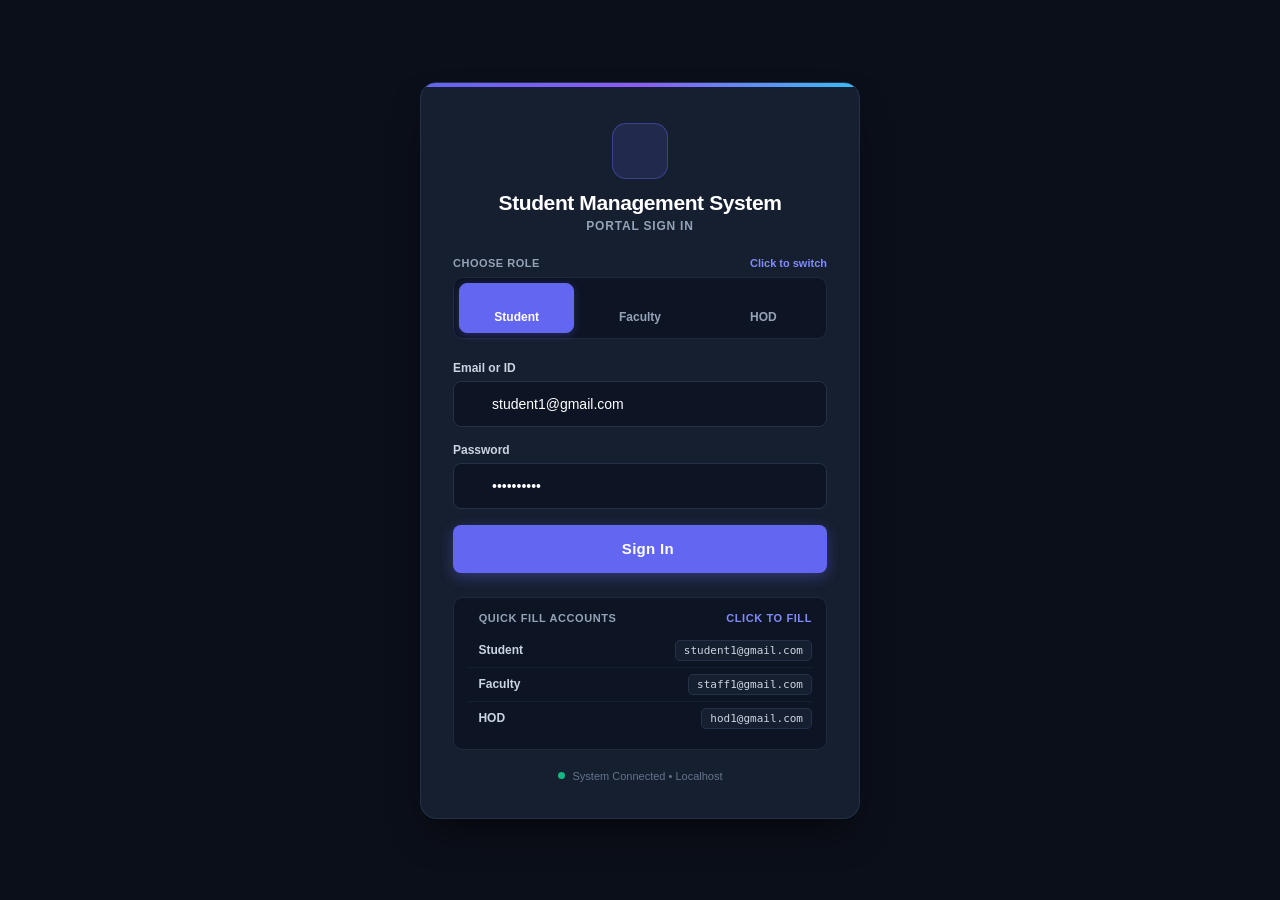
<file: frontend/student.html>
<!DOCTYPE html>
<html lang="en" data-theme="dark">
<head>
    <meta charset="UTF-8">
    <meta name="viewport" content="width=device-width, initial-scale=1.0">
    <title>Student Portal - Academic Dashboard</title>
    <!-- Google Font Inter -->
    <link rel="preconnect" href="https://fonts.googleapis.com">
    <link rel="preconnect" href="https://fonts.gstatic.com" crossorigin>
    <link href="https://fonts.googleapis.com/css2?family=Inter:wght@300;400;500;600;700;800&display=swap" rel="stylesheet">
    <!-- Font Awesome Icons -->
    <link rel="stylesheet" href="https://cdnjs.cloudflare.com/ajax/libs/font-awesome/6.4.0/css/all.min.css">
    <!-- Custom CSS Modules -->
    <link rel="stylesheet" href="css/style.css">
    <link rel="stylesheet" href="css/dashboard.css">
    <link rel="stylesheet" href="css/tables.css">
    <link rel="stylesheet" href="css/forms.css">
    <link rel="stylesheet" href="css/responsive.css">
    <style>
        .badge-status {
            display: inline-flex;
            align-items: center;
            padding: 4px 10px;
            border-radius: 9999px;
            font-size: 11px;
            font-weight: 700;
            text-transform: uppercase;
            letter-spacing: 0.5px;
        }
        .badge-pending {
            background-color: rgba(245, 158, 11, 0.15);
            color: #d97706;
            border: 1px solid rgba(245, 158, 11, 0.3);
        }
        .badge-approved {
            background-color: rgba(16, 185, 129, 0.15);
            color: #059669;
            border: 1px solid rgba(16, 185, 129, 0.3);
        }
        .badge-rejected {
            background-color: rgba(239, 68, 68, 0.15);
            color: #dc2626;
            border: 1px solid rgba(239, 68, 68, 0.3);
        }
        .profile-field-box {
            background-color: var(--bg-tertiary);
            border: 1px solid var(--border-color);
            padding: 12px 16px;
            border-radius: var(--radius-sm);
        }
        .profile-field-box label {
            font-size: 11px;
            font-weight: 700;
            text-transform: uppercase;
            color: var(--text-secondary);
            display: block;
            margin-bottom: 4px;
        }
        .profile-field-box span {
            font-size: 14px;
            font-weight: 600;
            color: var(--text-primary);
        }
        .tab-day-btn {
            background: var(--bg-secondary);
            border: 1px solid var(--border-color);
            padding: 8px 18px;
            border-radius: var(--radius-sm);
            font-size: 13px;
            font-weight: 600;
            cursor: pointer;
            color: var(--text-secondary);
            transition: all var(--transition-fast);
        }
        .tab-day-btn.active {
            background: var(--accent-color);
            color: #ffffff;
            border-color: var(--accent-color);
        }
    </style>
</head>
<body>

    <!-- Network Loader overlay -->
    <div class="network-status-pill hidden" id="network-status-pill">
        <div class="network-spinner"></div>
        <span id="network-status-text">Loading...</span>
    </div>

    <!-- Main Screen Container -->
    <div class="app-container" id="app-screen">
        
        <!-- Sidebar Navigation Drawer -->
        <aside class="sidebar" id="app-sidebar">
            <div class="sidebar-header">
                <div class="sidebar-logo">
                    <i class="fa-solid fa-graduation-cap"></i>
                    <span>STUDENTMS</span>
                </div>
            </div>
            
            <nav class="sidebar-nav">
                <ul>
                    <li class="nav-item active" id="nav-item-dash" data-view="dashboard">
                        <i class="fa-solid fa-chart-pie"></i>
                        <span>Dashboard</span>
                    </li>
                    <li class="nav-item" id="nav-item-profile" data-view="profile">
                        <i class="fa-solid fa-id-badge"></i>
                        <span>My Profile</span>
                    </li>
                    <li class="nav-item" id="nav-item-att" data-view="attendance">
                        <i class="fa-solid fa-calendar-check"></i>
                        <span>My Attendance</span>
                    </li>
                    <li class="nav-item" id="nav-item-time" data-view="timetable">
                        <i class="fa-solid fa-clock"></i>
                        <span>Timetable</span>
                    </li>
                    <li class="nav-item" id="nav-item-exams" data-view="exams">
                        <i class="fa-solid fa-calendar-days"></i>
                        <span>Exam Schedule</span>
                    </li>
                    <li class="nav-item" id="nav-item-leave-apply" data-view="apply-leave">
                        <i class="fa-solid fa-file-signature"></i>
                        <span>Leave Request</span>
                    </li>
                    <li class="nav-item" id="nav-item-leave-hist" data-view="leave-history">
                        <i class="fa-solid fa-clock-rotate-left"></i>
                        <span>Leave History</span>
                    </li>
                    <li class="nav-item" id="nav-item-notices" data-view="notices">
                        <i class="fa-solid fa-bullhorn"></i>
                        <span>Notices</span>
                    </li>
                </ul>
            </nav>
            
            <div class="sidebar-footer">
                <li class="nav-item" id="nav-sign-out" onclick="logout()" style="list-style: none; padding: 12px 16px; margin: 0 16px; border-radius: var(--radius-sm); display: flex; align-items: center; gap: 12px; color: var(--danger); cursor: pointer; font-size: 14px; font-weight: 600; transition: all var(--transition-fast);">
                    <i class="fa-solid fa-right-from-bracket"></i>
                    <span>Logout</span>
                </li>
            </div>
        </aside>

        <!-- Right Side Main Content Window -->
        <main class="main-content">
            
            <!-- Top Action Header -->
            <header class="app-header">
                <div style="display: flex; align-items: center; gap: 14px;">
                    <button class="menu-toggle" id="menu-toggle-btn">
                        <i class="fa-solid fa-bars"></i>
                    </button>
                    <div>
                        <h1 class="header-title" id="view-title">Dashboard</h1>
                        <p class="header-subtitle" id="view-path-subtitle">Welcome to your Student Portal</p>
                    </div>
                </div>
                
                <div style="display: flex; align-items: center; gap: 12px;">
                    <div style="display: flex; align-items: center; gap: 10px; background: var(--bg-tertiary); border: 1px solid var(--border-color); padding: 6px 14px; border-radius: 9999px;">
                        <i class="fa-solid fa-graduation-cap" style="color: var(--accent-color); font-size: 14px;"></i>
                        <span class="user-name" id="header-user-name" style="font-size: 13px; font-weight: 700; color: var(--text-primary);">Student</span>
                        <span class="user-role badge" style="background: rgba(99, 102, 241, 0.15); color: #818cf8; font-size: 10px; padding: 2px 8px; font-weight: 700;">STUDENT</span>
                    </div>
                    <button class="btn-icon" id="header-theme-toggle" onclick="toggleTheme()" title="Toggle Theme"><i class="fa-solid fa-moon"></i></button>
                    <button class="btn btn-outline btn-sm" onclick="logout()"><i class="fa-solid fa-arrow-right-from-bracket"></i> Logout</button>
                </div>
            </header>

            <!-- Scrollable Dynamic Viewport -->
            <div class="app-viewport">

                <!-- VIEW 1: DASHBOARD -->
                <section class="content-view active" id="view-dashboard">
                    <!-- Welcome Card with Student Academic Details -->
                    <div class="welcome-card">
                        <div>
                            <h2>Welcome, <span id="dash-welcome-name">Student</span>! 👋</h2>
                            <p id="view-path-subtitle">Access your academic records, attendance stats, and exam schedule.</p>
                        </div>
                                <p style="font-size: 13px; color: var(--text-secondary);">
                                    Department of <span id="dash-dept-name" style="font-weight: 600; color: var(--text-primary);">ECE</span> &bull; 
                                    <span id="dash-year-sec">3rd Year, Section A</span>
                                </p>
                            </div>
                            <div style="display: flex; gap: 12px; font-size: 12px; background: var(--bg-secondary); padding: 8px 16px; border-radius: var(--radius-sm); border: 1px solid var(--border-color);">
                                <div><strong style="color: var(--text-secondary);">Register No:</strong> <span id="dash-reg-no" style="font-weight: 700; color: var(--accent-color);">21EC001</span></div>
                                <div><strong style="color: var(--text-secondary);">Batch:</strong> <span id="dash-batch" style="font-weight: 700;">Batch 1</span></div>
                            </div>
                        </div>

                        <!-- Mentor & HOD Info Bar -->
                        <div style="display: grid; grid-template-columns: repeat(auto-fit, minmax(200px, 1fr)); gap: 12px; margin-top: 20px; border-top: 1px solid var(--border-color); padding-top: 16px;">
                            <div>
                                <span style="font-size: 11px; text-transform: uppercase; color: var(--text-secondary); font-weight: 700;">Assigned Mentor</span>
                                <div style="font-size: 14px; font-weight: 600; color: var(--text-primary);" id="dash-mentor-name">Prof. Sarah Jenkins</div>
                            </div>
                            <div>
                                <span style="font-size: 11px; text-transform: uppercase; color: var(--text-secondary); font-weight: 700;">Head of Department (HOD)</span>
                                <div style="font-size: 14px; font-weight: 600; color: var(--text-primary);" id="dash-hod-name">Dr. R. K. Sharma</div>
                            </div>
                        </div>
                    </div>

                    <!-- 4 Metric Cards -->
                    <div class="stats-grid mb-4">
                        <div class="stat-card">
                            <div class="stat-icon" style="background: rgba(16, 185, 129, 0.15); color: #10b981;">
                                <i class="fa-solid fa-chart-line"></i>
                            </div>
                            <div class="stat-meta">
                                <span class="stat-label">Attendance %</span>
                                <h3 class="stat-value" id="card-attendance-pct">--%</h3>
                            </div>
                        </div>

                        <div class="stat-card">
                            <div class="stat-icon" style="background: rgba(59, 130, 246, 0.15); color: #3b82f6;">
                                <i class="fa-solid fa-clock"></i>
                            </div>
                            <div class="stat-meta">
                                <span class="stat-label">Next Class</span>
                                <h3 class="stat-value" id="card-next-class" style="font-size: 14px; line-height: 1.3;">Loading...</h3>
                            </div>
                        </div>

                        <div class="stat-card">
                            <div class="stat-icon" style="background: rgba(245, 158, 11, 0.15); color: #f59e0b;">
                                <i class="fa-solid fa-file-pen"></i>
                            </div>
                            <div class="stat-meta">
                                <span class="stat-label">Upcoming Exam</span>
                                <h3 class="stat-value" id="card-upcoming-exam" style="font-size: 14px; line-height: 1.3;">Loading...</h3>
                            </div>
                        </div>

                        <div class="stat-card">
                            <div class="stat-icon" style="background: rgba(239, 68, 68, 0.15); color: #ef4444;">
                                <i class="fa-solid fa-hourglass-half"></i>
                            </div>
                            <div class="stat-meta">
                                <span class="stat-label">Pending Leaves</span>
                                <h3 class="stat-value" id="card-pending-leaves">0</h3>
                            </div>
                        </div>
                    </div>

                    <!-- Quick Links Section -->
                    <div class="card">
                        <h3 style="font-size: 16px; font-weight: 700; margin-bottom: 16px; color: var(--text-primary);">Quick Actions</h3>
                        <div style="display: grid; grid-template-columns: repeat(auto-fit, minmax(200px, 1fr)); gap: 14px;">
                            <button class="btn btn-secondary" onclick="switchView('attendance')">
                                <i class="fa-solid fa-calendar-check" style="color: var(--accent-color);"></i>
                                View Attendance
                            </button>
                            <button class="btn btn-secondary" onclick="switchView('timetable')">
                                <i class="fa-solid fa-clock" style="color: #3b82f6;"></i>
                                View Timetable
                            </button>
                            <button class="btn btn-secondary" onclick="switchView('exams')">
                                <i class="fa-solid fa-calendar-days" style="color: #10b981;"></i>
                                View Exam Schedule
                            </button>
                            <button class="btn btn-primary" onclick="switchView('apply-leave')">
                                <i class="fa-solid fa-file-signature"></i>
                                Apply Leave
                            </button>
                        </div>
                    </div>
                </section>

                <!-- VIEW 2: MY PROFILE (READ ONLY) -->
                <section class="content-view" id="view-profile">
                    <div class="card">
                        <div style="display: flex; justify-content: space-between; align-items: center; margin-bottom: 24px; border-bottom: 1px solid var(--border-color); padding-bottom: 16px;">
                            <div>
                                <h2 style="font-size: 18px; font-weight: 800; color: var(--text-primary);">Academic Profile</h2>
                                <p style="font-size: 13px; color: var(--text-secondary);">Official enrolled student credentials & departmental records</p>
                            </div>
                            <span class="badge-status badge-approved">
                                <i class="fa-solid fa-lock" style="margin-right: 4px;"></i> Read Only
                            </span>
                        </div>

                        <div style="display: grid; grid-template-columns: repeat(auto-fit, minmax(260px, 1fr)); gap: 16px;">
                            <div class="profile-field-box">
                                <label>Student Name</label>
                                <span id="prof-name">--</span>
                            </div>
                            <div class="profile-field-box">
                                <label>Register Number</label>
                                <span id="prof-reg-no">--</span>
                            </div>
                            <div class="profile-field-box">
                                <label>Email Address</label>
                                <span id="prof-email">--</span>
                            </div>
                            <div class="profile-field-box">
                                <label>Phone</label>
                                <span id="prof-phone">--</span>
                            </div>
                            <div class="profile-field-box">
                                <label>Date of Birth</label>
                                <span id="prof-dob">--</span>
                            </div>
                            <div class="profile-field-box">
                                <label>Gender</label>
                                <span id="prof-gender">--</span>
                            </div>
                            <div class="profile-field-box">
                                <label>Department</label>
                                <span id="prof-dept">--</span>
                            </div>
                            <div class="profile-field-box">
                                <label>Course</label>
                                <span id="prof-course">--</span>
                            </div>
                            <div class="profile-field-box">
                                <label>Year & Section</label>
                                <span id="prof-year-sec">--</span>
                            </div>
                            <div class="profile-field-box">
                                <label>Batch</label>
                                <span id="prof-batch">--</span>
                            </div>
                            <div class="profile-field-box">
                                <label>Assigned Mentor</label>
                                <span id="prof-mentor">--</span>
                            </div>
                            <div class="profile-field-box">
                                <label>Head of Department (HOD)</label>
                                <span id="prof-hod">--</span>
                            </div>
                        </div>

                        <div class="profile-field-box" style="margin-top: 16px;">
                            <label>Campus Residential Address</label>
                            <span id="prof-address">--</span>
                        </div>
                    </div>
                </section>

                <!-- VIEW 3: MY ATTENDANCE (READ ONLY) -->
                <section class="content-view" id="view-attendance">
                    <div class="card">
                        <div style="display: flex; justify-content: space-between; align-items: center; margin-bottom: 20px;">
                            <div>
                                <h2 style="font-size: 18px; font-weight: 800; color: var(--text-primary);">Subject-Wise Attendance</h2>
                                <p style="font-size: 13px; color: var(--text-secondary);">Verified class session attendance records for current semester</p>
                            </div>
                            <div style="text-align: right;">
                                <span style="font-size: 11px; text-transform: uppercase; color: var(--text-secondary); font-weight: 700;">Overall Aggregate</span>
                                <div style="font-size: 22px; font-weight: 800; color: var(--accent-color);" id="att-aggregate-pct">--%</div>
                            </div>
                        </div>

                        <div class="table-responsive">
                            <table class="table" id="student-attendance-table">
                                <thead>
                                    <tr>
                                        <th>Subject</th>
                                        <th>Faculty</th>
                                        <th style="text-align: center;">Total Classes</th>
                                        <th style="text-align: center;">Present</th>
                                        <th style="text-align: center;">Absent</th>
                                        <th style="text-align: center;">Percentage</th>
                                    </tr>
                                </thead>
                                <tbody id="student-attendance-tbody">
                                    <tr><td colspan="6" style="text-align: center; padding: 24px;">Loading attendance records...</td></tr>
                                </tbody>
                            </table>
                        </div>
                    </div>
                </section>

                <!-- VIEW 4: TIMETABLE (READ ONLY) -->
                <section class="content-view" id="view-timetable">
                    <div class="card">
                        <div style="margin-bottom: 20px;">
                            <h2 style="font-size: 18px; font-weight: 800; color: var(--text-primary);">Weekly Academic Timetable</h2>
                            <p style="font-size: 13px; color: var(--text-secondary);">Scheduled class periods by day and room (Read Only)</p>
                        </div>

                        <!-- Day Switcher Tabs -->
                        <div style="display: flex; gap: 8px; overflow-x: auto; padding-bottom: 12px; margin-bottom: 16px;" id="timetable-day-tabs">
                            <button class="tab-day-btn active" onclick="filterTimetableDay('Monday')">Monday</button>
                            <button class="tab-day-btn" onclick="filterTimetableDay('Tuesday')">Tuesday</button>
                            <button class="tab-day-btn" onclick="filterTimetableDay('Wednesday')">Wednesday</button>
                            <button class="tab-day-btn" onclick="filterTimetableDay('Thursday')">Thursday</button>
                            <button class="tab-day-btn" onclick="filterTimetableDay('Friday')">Friday</button>
                            <button class="tab-day-btn" onclick="filterTimetableDay('Saturday')">Saturday</button>
                        </div>

                        <div class="table-responsive">
                            <table class="table">
                                <thead>
                                    <tr>
                                        <th>Period</th>
                                        <th>Time Slot</th>
                                        <th>Subject</th>
                                        <th>Code</th>
                                        <th>Faculty</th>
                                        <th>Room</th>
                                    </tr>
                                </thead>
                                <tbody id="student-timetable-tbody">
                                    <tr><td colspan="6" style="text-align: center; padding: 24px;">Loading timetable...</td></tr>
                                </tbody>
                            </table>
                        </div>
                    </div>
                </section>

                <!-- VIEW 5: EXAM SCHEDULE (READ ONLY) -->
                <section class="content-view" id="view-exams">
                    <div class="card">
                        <div style="margin-bottom: 20px;">
                            <h2 style="font-size: 18px; font-weight: 800; color: var(--text-primary);">Official Examination Schedule</h2>
                            <p style="font-size: 13px; color: var(--text-secondary);">Internal assessments and semester examinations</p>
                        </div>

                        <div class="table-responsive">
                            <table class="table">
                                <thead>
                                    <tr>
                                        <th>Exam Name</th>
                                        <th>Type</th>
                                        <th>Subject</th>
                                        <th>Code</th>
                                        <th>Date</th>
                                        <th>Timing</th>
                                        <th>Hall / Room</th>
                                    </tr>
                                </thead>
                                <tbody id="student-exams-tbody">
                                    <tr><td colspan="7" style="text-align: center; padding: 24px;">Loading examination schedules...</td></tr>
                                </tbody>
                            </table>
                        </div>
                    </div>
                </section>

                <!-- VIEW 6: APPLY LEAVE REQUEST -->
                <section class="content-view" id="view-apply-leave">
                    <div class="card" style="max-width: 680px; margin: 0 auto;">
                        <div style="margin-bottom: 24px; border-bottom: 1px solid var(--border-color); padding-bottom: 16px;">
                            <h2 style="font-size: 18px; font-weight: 800; color: var(--text-primary);">Apply for Academic Leave</h2>
                            <p style="font-size: 13px; color: var(--text-secondary);">Leaves undergo two-tier review: Assigned Mentor &rarr; Department HOD.</p>
                        </div>

                        <form id="student-leave-form" style="display: flex; flex-direction: column; gap: 16px;">
                            <div style="display: grid; grid-template-columns: 1fr 1fr; gap: 16px;">
                                <div class="form-group">
                                    <label style="font-size: 12px; font-weight: 600; margin-bottom: 6px; display: block;">From Date</label>
                                    <input type="date" id="leave-from-date" class="form-control" required style="width: 100%; padding: 10px; border-radius: var(--radius-sm); border: 1px solid var(--border-color); background: var(--bg-secondary); color: var(--text-primary);">
                                </div>
                                <div class="form-group">
                                    <label style="font-size: 12px; font-weight: 600; margin-bottom: 6px; display: block;">To Date</label>
                                    <input type="date" id="leave-to-date" class="form-control" required style="width: 100%; padding: 10px; border-radius: var(--radius-sm); border: 1px solid var(--border-color); background: var(--bg-secondary); color: var(--text-primary);">
                                </div>
                            </div>

                            <div class="form-group">
                                <label style="font-size: 12px; font-weight: 600; margin-bottom: 6px; display: block;">Leave Type</label>
                                <select id="leave-type" class="form-control" style="width: 100%; padding: 10px; border-radius: var(--radius-sm); border: 1px solid var(--border-color); background: var(--bg-secondary); color: var(--text-primary);">
                                    <option value="Medical">Medical Leave</option>
                                    <option value="Casual">Casual / Personal</option>
                                    <option value="Academic">Academic / Conference</option>
                                    <option value="Emergency">Emergency</option>
                                </select>
                            </div>

                            <div class="form-group">
                                <label style="font-size: 12px; font-weight: 600; margin-bottom: 6px; display: block;">Reason / Justification</label>
                                <textarea id="leave-reason" rows="4" class="form-control" placeholder="Please provide specific reason for leave application..." required style="width: 100%; padding: 10px; border-radius: var(--radius-sm); border: 1px solid var(--border-color); background: var(--bg-secondary); color: var(--text-primary);"></textarea>
                            </div>

                            <button type="submit" class="btn btn-primary" id="btn-submit-leave" style="padding: 12px; font-weight: 700; margin-top: 8px;">
                                <i class="fa-solid fa-paper-plane"></i>
                                Submit Leave Request
                            </button>
                        </form>
                    </div>
                </section>

                <!-- VIEW 7: LEAVE HISTORY & APPROVAL TIMELINE -->
                <section class="content-view" id="view-leave-history">
                    <div class="card">
                        <div style="display: flex; justify-content: space-between; align-items: center; margin-bottom: 20px;">
                            <div>
                                <h2 style="font-size: 18px; font-weight: 800; color: var(--text-primary);">Leave Request History</h2>
                                <p style="font-size: 13px; color: var(--text-secondary);">Real-time approval workflow tracking (Mentor &rarr; HOD)</p>
                            </div>
                            <button class="btn btn-sm btn-primary" onclick="switchView('apply-leave')">
                                <i class="fa-solid fa-plus"></i> New Request
                            </button>
                        </div>

                        <div class="table-responsive">
                            <table class="table">
                                <thead>
                                    <tr>
                                        <th>Date Submitted</th>
                                        <th>Type</th>
                                        <th>Duration</th>
                                        <th>Reason</th>
                                        <th>Current Status</th>
                                        <th>Review Timeline</th>
                                    </tr>
                                </thead>
                                <tbody id="student-leaves-tbody">
                                    <tr><td colspan="6" style="text-align: center; padding: 24px;">Loading leave applications...</td></tr>
                                </tbody>
                            </table>
                        </div>
                    </div>
                </section>

                <!-- VIEW 8: NOTICES -->
                <section class="content-view" id="view-notices">
                    <div class="card">
                        <div style="margin-bottom: 20px;">
                            <h2 style="font-size: 18px; font-weight: 800; color: var(--text-primary);">Departmental Circulars & Notices</h2>
                            <p style="font-size: 13px; color: var(--text-secondary);">Official announcements from college administration and HOD</p>
                        </div>

                        <div style="display: flex; flex-direction: column; gap: 14px;">
                            <div class="card" style="border-left: 4px solid var(--accent-color); background: var(--bg-tertiary);">
                                <div style="display: flex; justify-content: space-between; align-items: center; margin-bottom: 6px;">
                                    <h4 style="font-size: 15px; font-weight: 700; color: var(--text-primary);">Mid-Term Assessment Schedule Released</h4>
                                    <span style="font-size: 11px; color: var(--text-secondary);">Published 2 days ago</span>
                                </div>
                                <p style="font-size: 13px; color: var(--text-secondary); line-height: 1.5;">
                                    All 3rd Year ECE students are hereby instructed to review their Mid Term Assessment Schedule under the Exam Schedule tab. Hall tickets will be verified at the entrance.
                                </p>
                            </div>

                            <div class="card" style="border-left: 4px solid #3b82f6; background: var(--bg-tertiary);">
                                <div style="display: flex; justify-content: space-between; align-items: center; margin-bottom: 6px;">
                                    <h4 style="font-size: 15px; font-weight: 700; color: var(--text-primary);">Mandatory 75% Attendance Requirement</h4>
                                    <span style="font-size: 11px; color: var(--text-secondary);">Academic Notice</span>
                                </div>
                                <p style="font-size: 13px; color: var(--text-secondary); line-height: 1.5;">
                                    Students falling below 75% attendance in any subject will require explicit HOD condonation to appear for the end-semester examinations.
                                </p>
                            </div>
                        </div>
                    </div>
                </section>

            </div>
        </main>
    </div>

    <!-- Toast Notifications -->
    <div class="toast-container" id="toast-container"></div>

    <!-- Scripts -->
    <script src="js/config.js"></script>
    <script>
        // Enforce role guard: Only STUDENT role allowed
        const currentUser = protectPortal(["STUDENT"]);
        if (!currentUser) {
            // Already redirected by protectPortal
        }

        // View Navigation
        const navItems = document.querySelectorAll('.sidebar-nav .nav-item');
        const contentViews = document.querySelectorAll('.content-view');
        const viewTitle = document.getElementById('view-title');

        window.switchView = function(viewId) {
            navItems.forEach(item => {
                item.classList.toggle('active', item.getAttribute('data-view') === viewId);
            });
            contentViews.forEach(view => {
                view.classList.toggle('active', view.id === `view-${viewId}`);
            });

            const titles = {
                'dashboard': 'Dashboard',
                'profile': 'My Profile',
                'attendance': 'My Attendance',
                'timetable': 'My Timetable',
                'exams': 'Exam Schedule',
                'apply-leave': 'Apply Leave',
                'leave-history': 'Leave History',
                'notices': 'Notices'
            };
            if (viewTitle) viewTitle.textContent = titles[viewId] || 'Student Portal';
        };

        navItems.forEach(item => {
            item.addEventListener('click', () => {
                const targetView = item.getAttribute('data-view');
                if (targetView) switchView(targetView);
            });
        });

        // Toggle Sidebar Mobile
        const menuToggleBtn = document.getElementById('menu-toggle-btn');
        const appSidebar = document.getElementById('app-sidebar');
        if (menuToggleBtn && appSidebar) {
            menuToggleBtn.addEventListener('click', () => {
                appSidebar.classList.toggle('open');
            });
        }

        // State cache for timetable
        let cachedTimetable = [];
        let activeTimetableDay = "Monday";

        // Load Student Data
        async function loadStudentData() {
            try {
                // 1. Dashboard data
                const dashRes = await apiCall('/api/student/dashboard');
                const dash = dashRes.data || dashRes;
                if (dash && (dash.student_info || (dash.data && dash.data.student_info))) {
                    const info = dash.student_info || dash.data.student_info;
                    const cards = dash.cards || dash.data.cards || {};

                    document.getElementById('header-user-name').textContent = info.name;
                    const avEl = document.getElementById('header-user-avatar');
                    if (avEl) avEl.textContent = info.name.charAt(0).toUpperCase();
                    document.getElementById('dash-welcome-name').textContent = info.name;
                    document.getElementById('dash-dept-name').textContent = info.department;
                    document.getElementById('dash-year-sec').textContent = `${info.year}, Section ${info.section}`;
                    document.getElementById('dash-reg-no').textContent = info.register_number;
                    document.getElementById('dash-batch').textContent = info.batch;
                    document.getElementById('dash-mentor-name').textContent = info.mentor;
                    document.getElementById('dash-hod-name').textContent = info.hod;

                    document.getElementById('card-attendance-pct').textContent = `${cards.attendance_pct || 100}%`;
                    document.getElementById('card-next-class').textContent = cards.next_class || 'None today';
                    document.getElementById('card-upcoming-exam').textContent = cards.upcoming_exam || 'None scheduled';
                    document.getElementById('card-pending-leaves').textContent = cards.pending_leaves || '0 Pending';
                }

                // 2. Profile data
                const profRes = await apiCall('/api/student/profile');
                const prof = profRes.data || profRes;
                if (prof) {
                    const pName = prof.name || prof.student_name || '';
                    document.getElementById('prof-name').textContent = pName;
                    document.getElementById('prof-reg-no').textContent = prof.register_number || '';
                    document.getElementById('prof-email').textContent = prof.email || prof.student_email || '';
                    document.getElementById('prof-phone').textContent = prof.phone || '';
                    document.getElementById('prof-dob').textContent = prof.dob || '';
                    document.getElementById('prof-gender').textContent = prof.gender || '';
                    document.getElementById('prof-dept').textContent = prof.department || prof.department_name || '';
                    document.getElementById('prof-course').textContent = prof.course || prof.course_name || '';
                    document.getElementById('prof-year-sec').textContent = `${prof.year || ''}, Section ${prof.section || ''}`;
                    document.getElementById('prof-batch').textContent = prof.batch || prof.batch_name || '';
                    document.getElementById('prof-mentor').textContent = `${prof.mentor_name || 'Assigned'} (${prof.mentor_email || ''})`;
                    document.getElementById('prof-hod').textContent = prof.hod_name || 'HOD';
                    document.getElementById('prof-address').textContent = prof.address || '';
                }

                // 3. Attendance data
                const attRes = await apiCall('/api/student/attendance');
                const att = attRes.data || attRes;
                const subjects = att.subjects || (att.data && att.data.subjects) || [];
                const overall = att.overall || (att.data && att.data.overall) || {};
                const overallPct = att.overall_percentage !== undefined ? att.overall_percentage : (overall.percentage || 100);

                document.getElementById('att-aggregate-pct').textContent = `${overallPct}%`;
                const tbody = document.getElementById('student-attendance-tbody');
                tbody.innerHTML = subjects.map(s => `
                    <tr>
                        <td>
                            <div style="font-weight: 700; color: var(--text-primary);">${s.subject_name}</div>
                            <div style="font-size: 11px; color: var(--text-secondary);">${s.subject_code}</div>
                        </td>
                        <td>${s.faculty_name || 'Faculty'}</td>
                        <td style="text-align: center; font-weight: 600;">${s.total_classes}</td>
                        <td style="text-align: center; font-weight: 600; color: #10b981;">${s.present !== undefined ? s.present : s.attended}</td>
                        <td style="text-align: center; font-weight: 600; color: #ef4444;">${s.absent}</td>
                        <td style="text-align: center;">
                            <span class="badge-status ${s.percentage >= 75 ? 'badge-approved' : 'badge-rejected'}">
                                ${s.percentage}%
                            </span>
                        </td>
                    </tr>
                `).join('');

                // 4. Timetable data
                const ttRes = await apiCall('/api/student/timetable');
                cachedTimetable = Array.isArray(ttRes) ? ttRes : ((ttRes.data && (ttRes.data.all_slots || ttRes.data)) || ttRes.all_slots || ttRes.timetable || []);
                renderTimetable();

                // 5. Exams data
                const exRes = await apiCall('/api/student/exams');
                const exams = Array.isArray(exRes) ? exRes : (exRes.data || exRes.exams || []);
                const examsTbody = document.getElementById('student-exams-tbody');
                if (exams.length === 0) {
                    examsTbody.innerHTML = `<tr><td colspan="7" style="text-align: center; padding: 20px;">No scheduled examinations at this time.</td></tr>`;
                } else {
                    examsTbody.innerHTML = exams.map(e => `
                        <tr>
                            <td style="font-weight: 700; color: var(--text-primary);">${e.exam_name}</td>
                            <td><span class="badge-status ${e.exam_type === 'Semester' ? 'badge-approved' : 'badge-pending'}">${e.exam_type}</span></td>
                            <td>${e.subject_name}</td>
                            <td><code>${e.subject_code}</code></td>
                            <td style="font-weight: 600;">${e.date}</td>
                            <td>${e.start_time} - ${e.end_time}</td>
                            <td><span style="font-weight: 600; color: var(--accent-color);">${e.room}</span></td>
                        </tr>
                    `).join('');
                }

                // 6. Leave history
                loadLeaveHistory();

            } catch (err) {
                console.error("loadStudentData error:", err);
                showToast(err.message, "error");
            }
        }

        window.filterTimetableDay = function(day) {
            activeTimetableDay = day;
            document.querySelectorAll('#timetable-day-tabs .tab-day-btn').forEach(btn => {
                btn.classList.toggle('active', btn.textContent.trim() === day);
            });
            renderTimetable();
        };

        function renderTimetable() {
            const tbody = document.getElementById('student-timetable-tbody');
            const daySlots = cachedTimetable.filter(s => s.day === activeTimetableDay);
            if (daySlots.length === 0) {
                tbody.innerHTML = `<tr><td colspan="6" style="text-align: center; padding: 24px; color: var(--text-secondary);">No periods scheduled for ${activeTimetableDay}.</td></tr>`;
                return;
            }
            tbody.innerHTML = daySlots.map(s => `
                <tr>
                    <td style="font-weight: 700; text-align: center;">Period ${s.period}</td>
                    <td><i class="fa-regular fa-clock" style="margin-right: 6px; color: var(--text-secondary);"></i>${s.start_time} - ${s.end_time}</td>
                    <td style="font-weight: 700; color: var(--text-primary);">${s.subject_name}</td>
                    <td><code>${s.subject_code}</code></td>
                    <td>${s.faculty_name}</td>
                    <td><span style="font-weight: 600; color: var(--accent-color);">${s.room}</span></td>
                </tr>
            `).join('');
        }

        async function loadLeaveHistory() {
            try {
                const lvRes = await apiCall('/api/student/leaves');
                const leaves = Array.isArray(lvRes) ? lvRes : (lvRes.data || lvRes.leaves || []);
                const tbody = document.getElementById('student-leaves-tbody');
                if (leaves.length === 0) {
                    tbody.innerHTML = `<tr><td colspan="6" style="text-align: center; padding: 24px; color: var(--text-secondary);">No leave applications submitted yet.</td></tr>`;
                    return;
                }

                tbody.innerHTML = leaves.map(l => {
                    let badgeClass = 'badge-pending';
                    let statusLabel = l.status;
                    if (l.status === 'PENDING_MENTOR') {
                        badgeClass = 'badge-pending';
                        statusLabel = 'Pending with Mentor';
                    } else if (l.status === 'PENDING_HOD') {
                        badgeClass = 'badge-pending';
                        statusLabel = 'Mentor Approved (Pending HOD)';
                    } else if (l.status === 'HOD_APPROVED') {
                        badgeClass = 'badge-approved';
                        statusLabel = 'Approved by HOD';
                    } else if (l.status.includes('REJECTED')) {
                        badgeClass = 'badge-rejected';
                        statusLabel = l.status.replace('_', ' ');
                    }

                    const reviewHtml = l.responses.length > 0 
                        ? l.responses.map(r => `<div style="font-size: 11px; margin-top: 4px;"><strong>${r.stage}:</strong> ${r.action} by ${r.responder_name} (${r.remarks || 'No remarks'})</div>`).join('')
                        : '<span style="font-size: 11px; color: var(--text-secondary);">Awaiting initial review</span>';

                    return `
                        <tr>
                            <td>${l.created_at}</td>
                            <td><span class="badge-status badge-pending">${l.leave_type}</span></td>
                            <td>${l.from_date} &rarr; ${l.to_date}</td>
                            <td>${l.reason}</td>
                            <td><span class="badge-status ${badgeClass}">${statusLabel}</span></td>
                            <td>${reviewHtml}</td>
                        </tr>
                    `;
                }).join('');
            } catch (e) {
                console.error(e);
            }
        }

        // Leave Submission
        const leaveForm = document.getElementById('student-leave-form');
        leaveForm.addEventListener('submit', async (e) => {
            e.preventDefault();
            const fromDate = document.getElementById('leave-from-date').value;
            const toDate = document.getElementById('leave-to-date').value;
            const leaveType = document.getElementById('leave-type').value;
            const reason = document.getElementById('leave-reason').value.trim();

            if (!fromDate || !toDate || !reason) {
                showToast("Please fill in all leave request fields.", "warning");
                return;
            }

            try {
                const res = await apiCall('/api/student/leave', {
                    method: 'POST',
                    body: JSON.stringify({
                        from_date: fromDate,
                        to_date: toDate,
                        leave_type: leaveType,
                        reason: reason
                    })
                });

                if (res.success) {
                    showToast("Leave request submitted! Status: PENDING WITH MENTOR", "success");
                    leaveForm.reset();
                    loadLeaveHistory();
                    switchView('leave-history');
                }
            } catch (err) {
                showToast(err.message, "error");
            }
        });

        // Initialize view
        document.addEventListener('DOMContentLoaded', async () => {
            switchView('dashboard');
            try {
                await checkSession('STUDENT');
            } catch (e) {}
            loadStudentData();
        });
    </script>
</body>
</html>
</file>
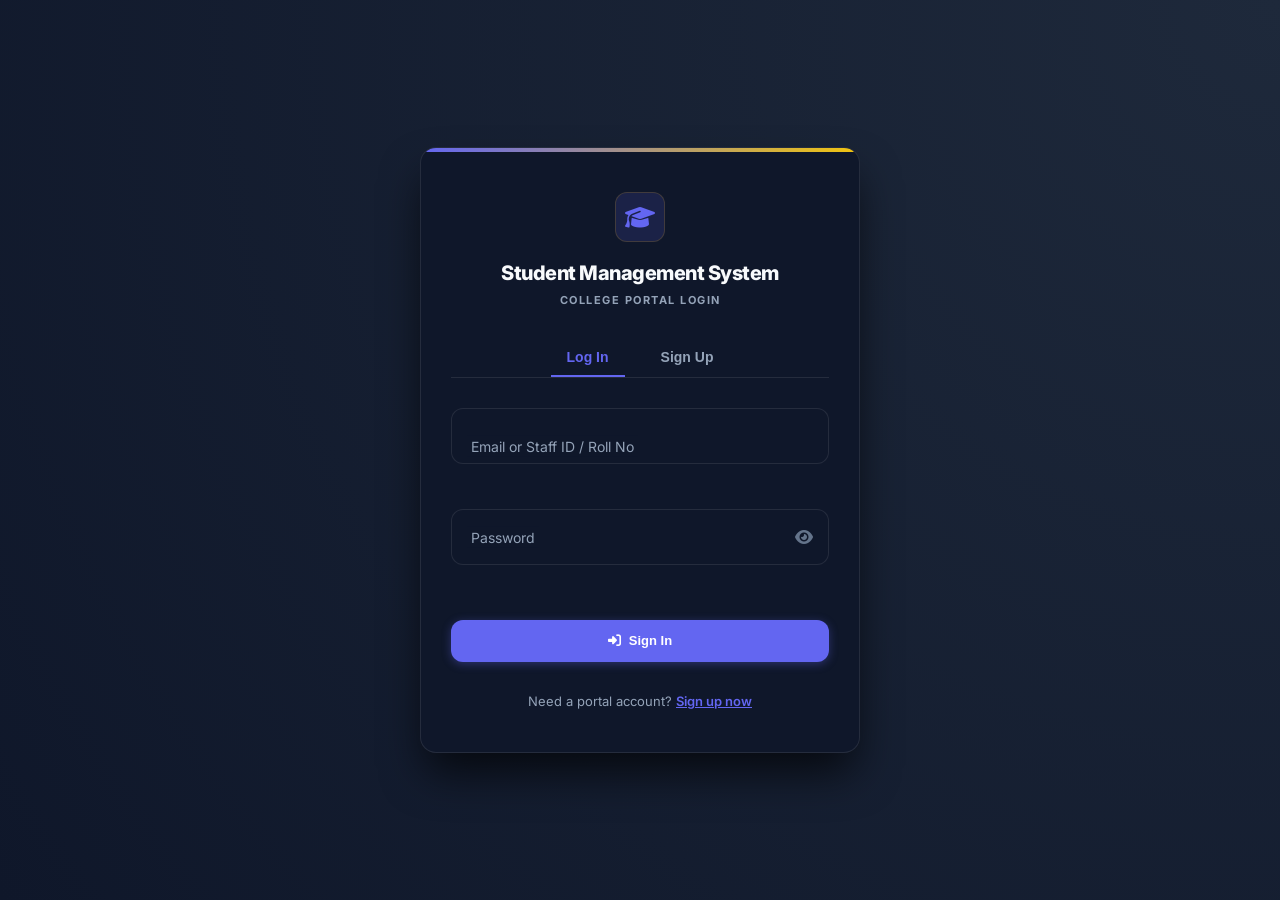
<file: frontend/html/login.html>
<!DOCTYPE html>
<html lang="en" data-theme="light">

<head>
    <meta charset="UTF-8">
    <meta name="viewport" content="width=device-width, initial-scale=1.0">
    <title>Student Management System - Sign In</title>
    <!-- Google Font Inter -->
    <link rel="preconnect" href="https://fonts.googleapis.com">
    <link rel="preconnect" href="https://fonts.gstatic.com" crossorigin>
    <link href="https://fonts.googleapis.com/css2?family=Inter:wght@300;400;500;600;700;800&display=swap" rel="stylesheet">
    <!-- Font Awesome Icons -->
    <link rel="stylesheet" href="https://cdnjs.cloudflare.com/ajax/libs/font-awesome/6.4.0/css/all.min.css">
    <!-- Custom CSS Modules -->
    <link rel="stylesheet" href="../css/style.css">
    <link rel="stylesheet" href="../css/forms.css">
</head>

<body style="background: radial-gradient(circle at top right, #1e293b, #0f172a); min-height: 100vh; display: flex; align-items: center; justify-content: center; padding: 20px;">

    <!-- Network Loader overlay -->
    <div class="network-status-pill hidden" id="network-status-pill">
        <div class="network-spinner"></div>
        <span id="network-status-text">Loading...</span>
    </div>

    <!-- Main Authentication Layout -->
    <div style="width: 100%; max-width: 440px; background-color: var(--bg-secondary); border-radius: var(--radius-lg); border: 1px solid var(--border-color); box-shadow: var(--shadow-xl); overflow: hidden; position: relative;">
        <!-- Gold Decorative Accent top border -->
        <div style="height: 4px; background: linear-gradient(90deg, var(--accent-color), #f1c40f);"></div>
        
        <div style="padding: 40px 30px;">
            <!-- Brand Info Header -->
            <div style="text-align: center; margin-bottom: 30px;">
                <div style="width: 50px; height: 50px; background-color: var(--accent-light); color: var(--accent-color); border-radius: var(--radius-md); display: inline-flex; align-items: center; justify-content: center; font-size: 24px; margin-bottom: 16px; border: 1px solid rgba(212, 160, 23, 0.2);">
                    <i class="fa-solid fa-graduation-cap"></i>
                </div>
                <h1 style="font-size: 20px; font-weight: 800; color: var(--text-primary); letter-spacing: -0.5px;">Student Management System</h1>
                <p style="font-size: 11px; font-weight: 700; color: var(--text-secondary); letter-spacing: 1.5px; text-transform: uppercase; margin-top: 4px;" id="portal-sub-title">College Portal Login</p>
            </div>

            <!-- Tab Switchers -->
            <div style="display: flex; border-bottom: 1px solid var(--border-color); margin-bottom: 30px; gap: 20px; justify-content: center;">
                <button id="tab-login" style="background: none; border: none; font-size: 14px; font-weight: 700; padding: 10px 16px; cursor: pointer; color: var(--accent-color); border-bottom: 2px solid var(--accent-color); transition: all var(--transition-fast);">Log In</button>
                <button id="tab-signup" style="background: none; border: none; font-size: 14px; font-weight: 600; padding: 10px 16px; cursor: pointer; color: var(--text-secondary); border-bottom: 2px solid transparent; transition: all var(--transition-fast);">Sign Up</button>
            </div>

            <!-- Log In Form -->
            <form id="login-form" novalidate style="display: flex; flex-direction: column; gap: 20px;">
                <div class="floating-group" id="login-email-group">
                    <input type="text" id="login-email" placeholder="Email or Staff ID / Roll No" required>
                    <label for="login-email">Email or Staff ID / Roll No</label>
                    <span class="error-msg" id="login-email-error"></span>
                </div>
                
                <div class="floating-group" id="login-password-group">
                    <div class="password-wrapper">
                        <input type="password" id="login-password" placeholder="Password" required style="padding-right: 48px;">
                        <label for="login-password">Password</label>
                        <span class="toggle-password-btn" id="toggle-login-pass">
                            <i class="fa-solid fa-eye eye-icon"></i>
                        </span>
                    </div>
                    <span class="error-msg" id="login-password-error"></span>
                </div>

                <button type="submit" class="btn btn-primary" id="btn-submit-login" style="padding: 12px; margin-top: 10px;">
                    <i class="fa-solid fa-right-to-bracket"></i>
                    Sign In
                </button>
                
                <p style="text-align: center; font-size: 13px; color: var(--text-secondary); margin-top: 10px;">
                    Need a portal account? <span id="link-to-signup" style="color: var(--accent-color); font-weight: 600; cursor: pointer; text-decoration: underline;">Sign up now</span>
                </p>
            </form>

            <!-- Sign Up Form (Hidden by default) -->
            <form id="signup-form" novalidate style="display: none; flex-direction: column; gap: 16px;">
                <div class="floating-group" id="signup-name-group">
                    <input type="text" id="signup-name" placeholder="Full Name" required>
                    <label for="signup-name">Full Name</label>
                    <span class="error-msg" id="signup-name-error"></span>
                </div>

                <div class="floating-group" id="signup-email-group">
                    <input type="email" id="signup-email" placeholder="Email Address" required>
                    <label for="signup-email">Email Address</label>
                    <span class="error-msg" id="signup-email-error"></span>
                </div>

                <div style="display: grid; grid-template-columns: 1fr 1fr; gap: 12px;">
                    <div class="form-group" style="margin-bottom: 0;">
                        <label style="font-size: 12px; font-weight: 600; color: var(--text-secondary); margin-bottom: 4px; display: block;">Role</label>
                        <select id="signup-role" class="form-control" style="width: 100%; padding: 10px; border-radius: var(--radius-sm); border: 1px solid var(--border-color); background: var(--bg-secondary); color: var(--text-primary);">
                            <option value="student">Student</option>
                            <option value="staff">Staff / Faculty</option>
                        </select>
                    </div>
                    <div class="form-group" style="margin-bottom: 0;">
                        <label style="font-size: 12px; font-weight: 600; color: var(--text-secondary); margin-bottom: 4px; display: block;">Department</label>
                        <select id="signup-dept" class="form-control" style="width: 100%; padding: 10px; border-radius: var(--radius-sm); border: 1px solid var(--border-color); background: var(--bg-secondary); color: var(--text-primary);">
                            <option value="ECE">ECE</option>
                            <option value="CSE">CSE</option>
                            <option value="IT">IT</option>
                            <option value="MECH">MECH</option>
                            <option value="CIVIL">CIVIL</option>
                            <option value="EEE">EEE</option>
                        </select>
                    </div>
                </div>

                <div class="floating-group" id="signup-password-group">
                    <div class="password-wrapper">
                        <input type="password" id="signup-password" placeholder="Password" required style="padding-right: 48px;">
                        <label for="signup-password">Password</label>
                        <span class="toggle-password-btn" id="toggle-signup-pass">
                            <i class="fa-solid fa-eye eye-icon"></i>
                        </span>
                    </div>
                    <span class="error-msg" id="signup-password-error"></span>
                </div>

                <button type="submit" class="btn btn-primary" id="btn-submit-signup" style="padding: 12px; margin-top: 8px;">
                    <i class="fa-solid fa-user-plus"></i>
                    Create Account
                </button>

                <p style="text-align: center; font-size: 13px; color: var(--text-secondary); margin-top: 8px;">
                    Already registered? <span id="link-to-login" style="color: var(--accent-color); font-weight: 600; cursor: pointer; text-decoration: underline;">Sign in</span>
                </p>
            </form>
        </div>
    </div>

    <!-- Toast Notifications -->
    <div class="toast-container" id="toast-container"></div>

    <!-- Script modules import -->
    <script src="../js/config.js"></script>
    <script>
        // Global utilities
        window.showLoading = function(text = "Loading...") {
            const pill = document.getElementById('network-status-pill');
            const txt = document.getElementById('network-status-text');
            if (pill && txt) {
                txt.textContent = text;
                pill.classList.remove('hidden');
            }
        };

        window.hideLoading = function() {
            const pill = document.getElementById('network-status-pill');
            if (pill) pill.classList.add('hidden');
        };

        window.showToast = function(message, type = 'success') {
            const container = document.getElementById('toast-container');
            if (!container) return;
            const toast = document.createElement('div');
            toast.className = `toast ${type}`;
            let iconClass = 'fa-circle-check';
            if (type === 'error') iconClass = 'fa-circle-xmark';
            if (type === 'warning') iconClass = 'fa-triangle-exclamation';
            if (type === 'info') iconClass = 'fa-circle-info';
            toast.innerHTML = `
                <i class="fa-solid ${iconClass}"></i>
                <span>${message}</span>
            `;
            container.appendChild(toast);
            setTimeout(() => {
                toast.classList.add('hide');
                setTimeout(() => toast.remove(), 300);
            }, 3500);
        };

        // Tab Switching
        const tabLogin = document.getElementById('tab-login');
        const tabSignup = document.getElementById('tab-signup');
        const loginForm = document.getElementById('login-form');
        const signupForm = document.getElementById('signup-form');
        const subTitle = document.getElementById('portal-sub-title');
        const linkToSignup = document.getElementById('link-to-signup');
        const linkToLogin = document.getElementById('link-to-login');

        function switchTab(tab) {
            if (tab === 'signup') {
                loginForm.style.display = 'none';
                signupForm.style.display = 'flex';
                tabLogin.style.color = 'var(--text-secondary)';
                tabLogin.style.borderBottomColor = 'transparent';
                tabSignup.style.color = 'var(--accent-color)';
                tabSignup.style.borderBottomColor = 'var(--accent-color)';
                subTitle.textContent = 'Create Portal Account';
            } else {
                loginForm.style.display = 'flex';
                signupForm.style.display = 'none';
                tabSignup.style.color = 'var(--text-secondary)';
                tabSignup.style.borderBottomColor = 'transparent';
                tabLogin.style.color = 'var(--accent-color)';
                tabLogin.style.borderBottomColor = 'var(--accent-color)';
                subTitle.textContent = 'College Portal Login';
            }
        }

        tabLogin.addEventListener('click', () => switchTab('login'));
        tabSignup.addEventListener('click', () => switchTab('signup'));
        if (linkToSignup) linkToSignup.addEventListener('click', () => switchTab('signup'));
        if (linkToLogin) linkToLogin.addEventListener('click', () => switchTab('login'));

        if (window.location.hash === '#signup') {
            switchTab('signup');
        }

        // Password Reveal
        const toggleLoginPass = document.getElementById('toggle-login-pass');
        const loginPass = document.getElementById('login-password');
        if (toggleLoginPass && loginPass) {
            toggleLoginPass.addEventListener('click', () => {
                const type = loginPass.getAttribute('type') === 'password' ? 'text' : 'password';
                loginPass.setAttribute('type', type);
                toggleLoginPass.querySelector('i').className = type === 'password' ? 'fa-solid fa-eye eye-icon' : 'fa-solid fa-eye-slash eye-icon';
            });
        }

        const toggleSignupPass = document.getElementById('toggle-signup-pass');
        const signupPass = document.getElementById('signup-password');
        if (toggleSignupPass && signupPass) {
            toggleSignupPass.addEventListener('click', () => {
                const type = signupPass.getAttribute('type') === 'password' ? 'text' : 'password';
                signupPass.setAttribute('type', type);
                toggleSignupPass.querySelector('i').className = type === 'password' ? 'fa-solid fa-eye eye-icon' : 'fa-solid fa-eye-slash eye-icon';
            });
        }

        // Login Submit
        loginForm.addEventListener('submit', async (e) => {
            e.preventDefault();
            const emailOrId = document.getElementById('login-email').value.trim();
            const password = document.getElementById('login-password').value;

            if (!emailOrId || !password) {
                showToast("Please enter your email and password.", "warning");
                return;
            }

            try {
                const res = await apiFetch('/login', {
                    method: 'POST',
                    body: JSON.stringify({ email: emailOrId, password: password })
                });

                if (res.status === 'success' && res.data && res.data.user) {
                    const user = res.data.user;
                    localStorage.setItem('sms_user', JSON.stringify(user));
                    localStorage.setItem('sms_v2_user', JSON.stringify(user));
                    showToast(`Welcome back, ${user.name}!`);

                    setTimeout(() => {
                        if (user.role === 'staff' || user.role === 'faculty' || user.role === 'admin') {
                            window.location.href = '../staff.html';
                        } else {
                            window.location.href = '../student.html';
                        }
                    }, 800);
                } else {
                    showToast("Invalid email or password.", "error");
                }
            } catch (err) {
                showToast(err.message || "Invalid email or password.", "error");
            }
        });

        // Signup Submit
        signupForm.addEventListener('submit', async (e) => {
            e.preventDefault();
            const name = document.getElementById('signup-name').value.trim();
            const email = document.getElementById('signup-email').value.trim();
            const password = document.getElementById('signup-password').value;
            const role = document.getElementById('signup-role').value;
            const department = document.getElementById('signup-dept').value;

            if (!name || !email || !password) {
                showToast("Please complete all registration fields.", "warning");
                return;
            }

            try {
                const res = await apiFetch('/signup', {
                    method: 'POST',
                    body: JSON.stringify({
                        name,
                        email,
                        password,
                        role,
                        department
                    })
                });

                if (res.status === 'success') {
                    showToast(res.message || "Registration successful! Please log in.");
                    signupForm.reset();
                    switchTab('login');
                } else {
                    showToast(res.message || "Registration failed.", "error");
                }
            } catch (err) {
                showToast(err.message || "Signup failed.", "error");
            }
        });
    </script>
</body>
</html>
</file>
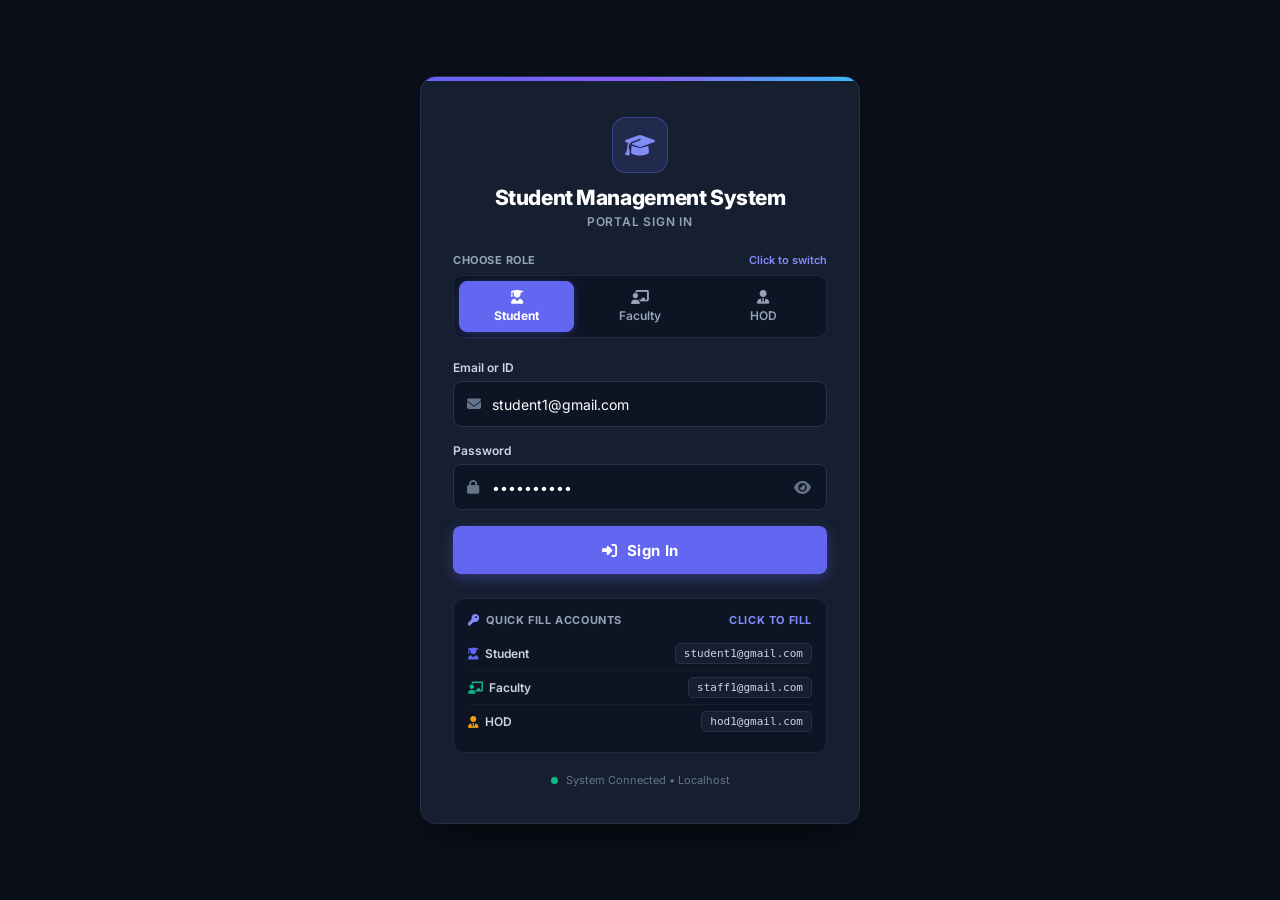
<file: frontend/staff/dashboard.html>
<!DOCTYPE html>
<html lang="en">
<head>
    <meta charset="UTF-8">
    <meta http-equiv="refresh" content="0; url=../staff.html">
    <script>
        window.location.href = "../staff.html";
    </script>
    <title>Redirecting to Staff Portal...</title>
</head>
<body>
    <p>Redirecting to <a href="../staff.html">Staff Portal</a>...</p>
</body>
</html>
</file>
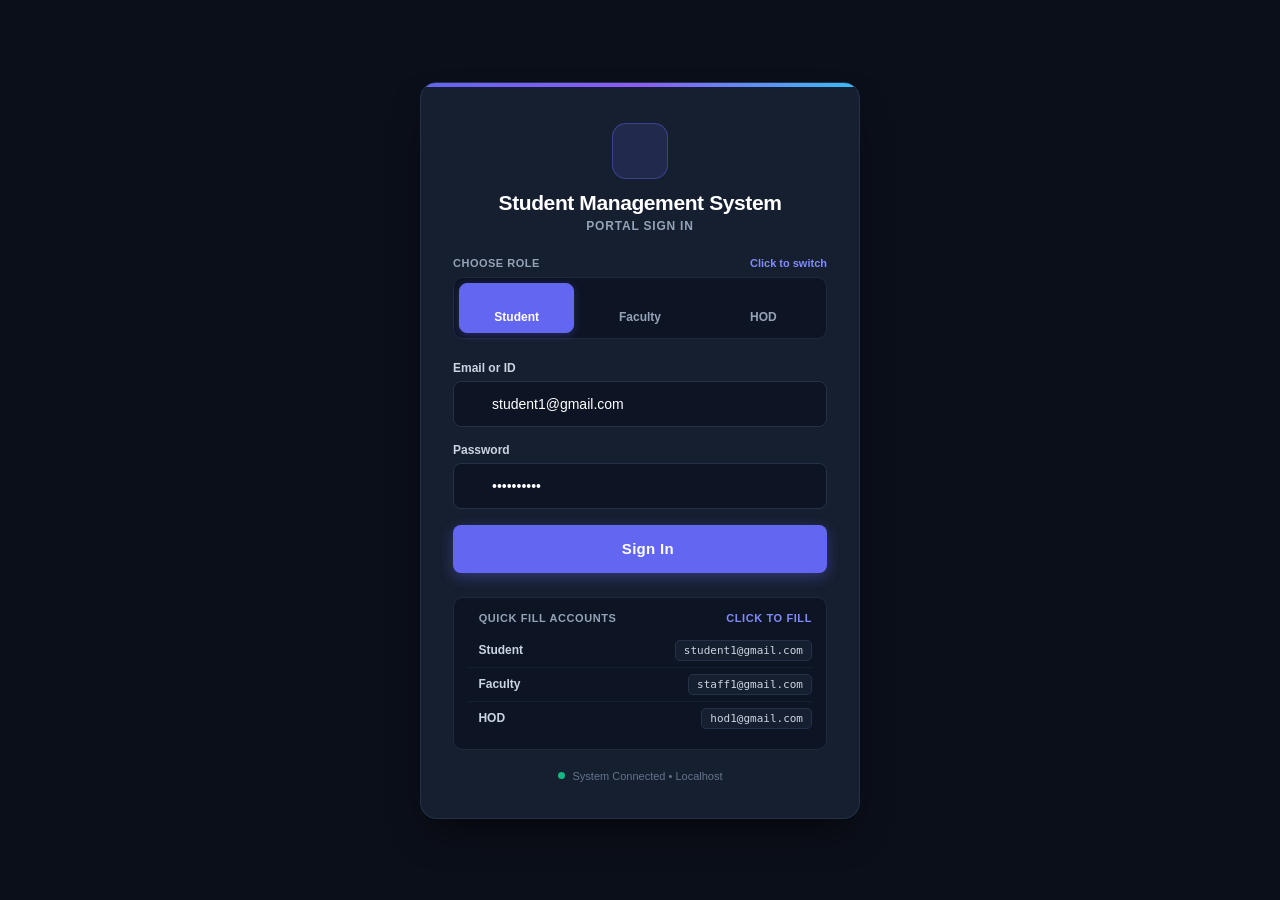
<file: frontend/student/attendance.html>
<!DOCTYPE html>
<html lang="en" data-theme="dark">
<head>
    <meta charset="UTF-8">
    <meta name="viewport" content="width=device-width, initial-scale=1.0">
    <title>Attendance Records - Student Management System</title>
    <!-- Google Fonts & Font Awesome -->
    <link rel="preconnect" href="https://fonts.googleapis.com">
    <link rel="preconnect" href="https://fonts.gstatic.com" crossorigin>
    <link href="https://fonts.googleapis.com/css2?family=Inter:wght@300;400;500;600;700;800&display=swap" rel="stylesheet">
    <link rel="stylesheet" href="https://cdnjs.cloudflare.com/ajax/libs/font-awesome/6.4.0/css/all.min.css">
    <!-- Preserved Stylesheets -->
    <link rel="stylesheet" href="../css/style.css">
    <link rel="stylesheet" href="../css/dashboard.css">
    <link rel="stylesheet" href="../css/tables.css">
    <link rel="stylesheet" href="../css/forms.css">
    <link rel="stylesheet" href="../css/responsive.css">
</head>
<body>
    <div class="app-container">
        <!-- Sidebar Navigation -->
        <aside class="sidebar" id="app-sidebar">
            <div class="sidebar-header">
                <div class="sidebar-logo">
                    <i class="fa-solid fa-graduation-cap"></i>
                    <span>STUDENTMS</span>
                </div>
            </div>

            <div class="sidebar-user-card" style="padding: 16px 20px; border-bottom: 1px solid var(--border-color); display: flex; align-items: center; gap: 12px;">
                <div style="width: 40px; height: 40px; border-radius: 50%; background: linear-gradient(135deg, #6366f1, #a855f7); display: flex; align-items: center; justify-content: center; color: #fff; font-weight: 700; font-size: 16px;">
                    <i class="fa-solid fa-user-graduate"></i>
                </div>
                <div style="overflow: hidden;">
                    <div class="js-user-name" style="font-weight: 700; font-size: 14px; color: var(--text-primary); white-space: nowrap; text-overflow: ellipsis; overflow: hidden;">Loading...</div>
                    <div class="js-user-role" style="font-size: 11px; color: var(--accent-color); font-weight: 600; text-transform: uppercase;">STUDENT</div>
                </div>
            </div>

            <nav class="sidebar-nav">
                <div class="nav-section-title">ACADEMIC MENU</div>
                <a href="dashboard.html" class="nav-item"><i class="fa-solid fa-gauge-high"></i> Dashboard</a>
                <a href="profile.html" class="nav-item"><i class="fa-solid fa-id-card"></i> My Profile</a>
                <a href="attendance.html" class="nav-item active"><i class="fa-solid fa-chart-pie"></i> Attendance</a>
                <a href="timetable.html" class="nav-item"><i class="fa-solid fa-calendar-week"></i> Timetable</a>
                <a href="exams.html" class="nav-item"><i class="fa-solid fa-file-pen"></i> Exam Schedule</a>

                <div class="nav-section-title">LEAVE & REQUESTS</div>
                <a href="leave.html" class="nav-item"><i class="fa-solid fa-paper-plane"></i> Apply Leave</a>
                <a href="leaves.html" class="nav-item"><i class="fa-solid fa-clock-rotate-left"></i> Leave History</a>

                <div class="nav-section-title">SESSION</div>
                <a href="javascript:void(0)" onclick="logout()" class="nav-item text-danger"><i class="fa-solid fa-right-from-bracket"></i> Sign Out</a>
            </nav>
        </aside>

        <!-- Main Content Area -->
        <main class="main-content">
            <!-- Header Bar -->
            <header class="topbar">
                <div class="topbar-left">
                    <button class="btn-icon" id="menu-toggle-btn"><i class="fa-solid fa-bars"></i></button>
                    <h1 class="page-title">Attendance Analytics</h1>
                </div>
                <div class="topbar-right">
                    <span style="font-size: 12px; color: var(--text-secondary); background: var(--bg-tertiary); padding: 6px 12px; border-radius: 20px; border: 1px solid var(--border-color);">
                        <i class="fa-solid fa-shield-halved" style="color: #10b981;"></i> Read-Only Academic Record
                    </span>
                    <button class="btn-icon" onclick="toggleTheme()"><i class="fa-solid fa-moon"></i></button>
                    <button class="btn btn-outline btn-sm" onclick="logout()"><i class="fa-solid fa-arrow-right-from-bracket"></i> Logout</button>
                </div>
            </header>

            <div class="content-body">
                <!-- Summary KPI Cards -->
                <div class="stats-grid">
                    <div class="stat-card">
                        <div class="stat-header">
                            <span class="stat-title">Overall Percentage</span>
                            <div class="stat-icon" style="background: rgba(16, 185, 129, 0.15); color: #10b981;"><i class="fa-solid fa-percent"></i></div>
                        </div>
                        <div class="stat-value" id="att-ov-pct">--%</div>
                        <div class="stat-subtitle" id="att-ov-eligibility" style="color: #10b981; font-weight: 700;">Evaluating...</div>
                    </div>

                    <div class="stat-card">
                        <div class="stat-header">
                            <span class="stat-title">Total Hours Conducted</span>
                            <div class="stat-icon" style="background: rgba(99, 102, 241, 0.15); color: #6366f1;"><i class="fa-solid fa-business-time"></i></div>
                        </div>
                        <div class="stat-value" id="att-ov-total">0</div>
                        <div class="stat-subtitle">All enrolled subjects</div>
                    </div>

                    <div class="stat-card">
                        <div class="stat-header">
                            <span class="stat-title">Attended Hours</span>
                            <div class="stat-icon" style="background: rgba(14, 165, 233, 0.15); color: #0ea5e9;"><i class="fa-solid fa-circle-check"></i></div>
                        </div>
                        <div class="stat-value" id="att-ov-attended" style="color: #0ea5e9;">0</div>
                        <div class="stat-subtitle">Present in lecture</div>
                    </div>

                    <div class="stat-card">
                        <div class="stat-header">
                            <span class="stat-title">Absent Hours</span>
                            <div class="stat-icon" style="background: rgba(239, 68, 68, 0.15); color: #ef4444;"><i class="fa-solid fa-circle-xmark"></i></div>
                        </div>
                        <div class="stat-value" id="att-ov-absent" style="color: #ef4444;">0</div>
                        <div class="stat-subtitle">Recorded absences</div>
                    </div>
                </div>

                <!-- Subject-Wise Attendance Breakdown Table -->
                <div class="card" style="padding: 24px; margin-bottom: 24px;">
                    <div style="display: flex; justify-content: space-between; align-items: center; margin-bottom: 18px; flex-wrap: wrap; gap: 10px;">
                        <h3 style="font-size: 16px; font-weight: 700; margin: 0; color: var(--text-primary);"><i class="fa-solid fa-list-check" style="color: var(--accent-color); margin-right: 8px;"></i>Subject-Wise Attendance Breakdown</h3>
                        <span style="font-size: 12px; color: var(--text-secondary);"><i class="fa-solid fa-circle-info"></i> Minimum 75% required for exam eligibility</span>
                    </div>

                    <div class="table-container">
                        <table class="data-table">
                            <thead>
                                <tr>
                                    <th>Subject Code</th>
                                    <th>Subject Name</th>
                                    <th>Conducted</th>
                                    <th>Attended</th>
                                    <th>Absent</th>
                                    <th>Percentage</th>
                                    <th>Progress Bar</th>
                                    <th>Eligibility</th>
                                </tr>
                            </thead>
                            <tbody id="tbl-subject-attendance">
                                <tr><td colspan="8" style="text-align: center; color: var(--text-secondary);">Loading subjects attendance data...</td></tr>
                            </tbody>
                        </table>
                    </div>
                </div>

                <!-- Period-Wise Attendance History -->
                <div class="card" style="padding: 24px;">
                    <h3 style="font-size: 16px; font-weight: 700; margin: 0 0 18px 0; color: var(--text-primary);"><i class="fa-solid fa-clock-rotate-left" style="color: var(--accent-color); margin-right: 8px;"></i>Recent Class Attendance Log</h3>
                    
                    <div class="table-container">
                        <table class="data-table">
                            <thead>
                                <tr>
                                    <th>Date</th>
                                    <th>Period</th>
                                    <th>Subject Code</th>
                                    <th>Subject Name</th>
                                    <th>Faculty</th>
                                    <th>Status</th>
                                    <th>Remarks</th>
                                </tr>
                            </thead>
                            <tbody id="tbl-history-attendance">
                                <tr><td colspan="7" style="text-align: center; color: var(--text-secondary);">Loading class logs...</td></tr>
                            </tbody>
                        </table>
                    </div>
                </div>
            </div>
        </main>
    </div>

    <!-- Scripts -->
    <script src="../js/config.js"></script>
    <script>
        function toggleTheme() {
            const current = document.documentElement.getAttribute('data-theme') || 'dark';
            const next = current === 'dark' ? 'light' : 'dark';
            document.documentElement.setAttribute('data-theme', next);
            localStorage.setItem('sms-theme', next);
        }

        document.addEventListener('DOMContentLoaded', async () => {
            const session = await checkSession('STUDENT');
            if (!session) return;

            try {
                const res = await apiCall('student/attendance.php');
                if (res.success && res.data) {
                    const ov = res.data.overall;
                    document.getElementById('att-ov-pct').textContent = `${ov.percentage}%`;
                    document.getElementById('att-ov-eligibility').textContent = ov.eligibility;
                    document.getElementById('att-ov-eligibility').style.color = ov.percentage >= 75 ? '#10b981' : '#ef4444';
                    document.getElementById('att-ov-total').textContent = ov.total_classes;
                    document.getElementById('att-ov-attended').textContent = ov.attended_classes;
                    document.getElementById('att-ov-absent').textContent = ov.absent_classes;

                    // Subject table
                    const subTbody = document.getElementById('tbl-subject-attendance');
                    subTbody.innerHTML = '';
                    (res.data.subjects || []).forEach(s => {
                        const tr = document.createElement('tr');
                        const isGood = s.percentage >= 75;
                        tr.innerHTML = `
                            <td><strong>${s.subject_code}</strong></td>
                            <td>${s.subject_name}</td>
                            <td>${s.total_classes}</td>
                            <td style="color: #10b981; font-weight: 600;">${s.attended}</td>
                            <td style="color: #ef4444; font-weight: 600;">${s.absent}</td>
                            <td><strong style="color: ${isGood ? '#10b981' : '#ef4444'}; font-size: 14px;">${s.percentage}%</strong></td>
                            <td style="width: 140px;">
                                <div style="width: 100%; height: 8px; background: var(--bg-tertiary); border-radius: 4px; overflow: hidden;">
                                    <div style="width: ${s.percentage}%; height: 100%; background: ${isGood ? '#10b981' : '#ef4444'}; border-radius: 4px;"></div>
                                </div>
                            </td>
                            <td>
                                <span class="badge badge-${isGood ? 'success' : 'danger'}">
                                    ${isGood ? 'Eligible' : 'Shortage'}
                                </span>
                            </td>
                        `;
                        subTbody.appendChild(tr);
                    });

                    // History table
                    const histTbody = document.getElementById('tbl-history-attendance');
                    histTbody.innerHTML = '';
                    if (!res.data.history || res.data.history.length === 0) {
                        histTbody.innerHTML = `<tr><td colspan="7" style="text-align: center; color: var(--text-secondary);">No attendance sessions logged yet.</td></tr>`;
                    } else {
                        res.data.history.forEach(h => {
                            const tr = document.createElement('tr');
                            const isPres = h.status === 'Present';
                            tr.innerHTML = `
                                <td>${h.date}</td>
                                <td>Period ${h.period}</td>
                                <td><strong>${h.subject_code}</strong></td>
                                <td>${h.subject_name}</td>
                                <td>${h.faculty_name}</td>
                                <td>
                                    <span class="badge badge-${isPres ? 'success' : 'danger'}">
                                        <i class="fa-solid ${isPres ? 'fa-check' : 'fa-xmark'}"></i> ${h.status}
                                    </span>
                                </td>
                                <td style="color: var(--text-secondary); font-size: 12px;">${h.remarks || '-'}</td>
                            `;
                            histTbody.appendChild(tr);
                        });
                    }
                }
            } catch (err) {
                console.error("Attendance load failed:", err);
            }
        });
    </script>
</body>
</html>
</file>
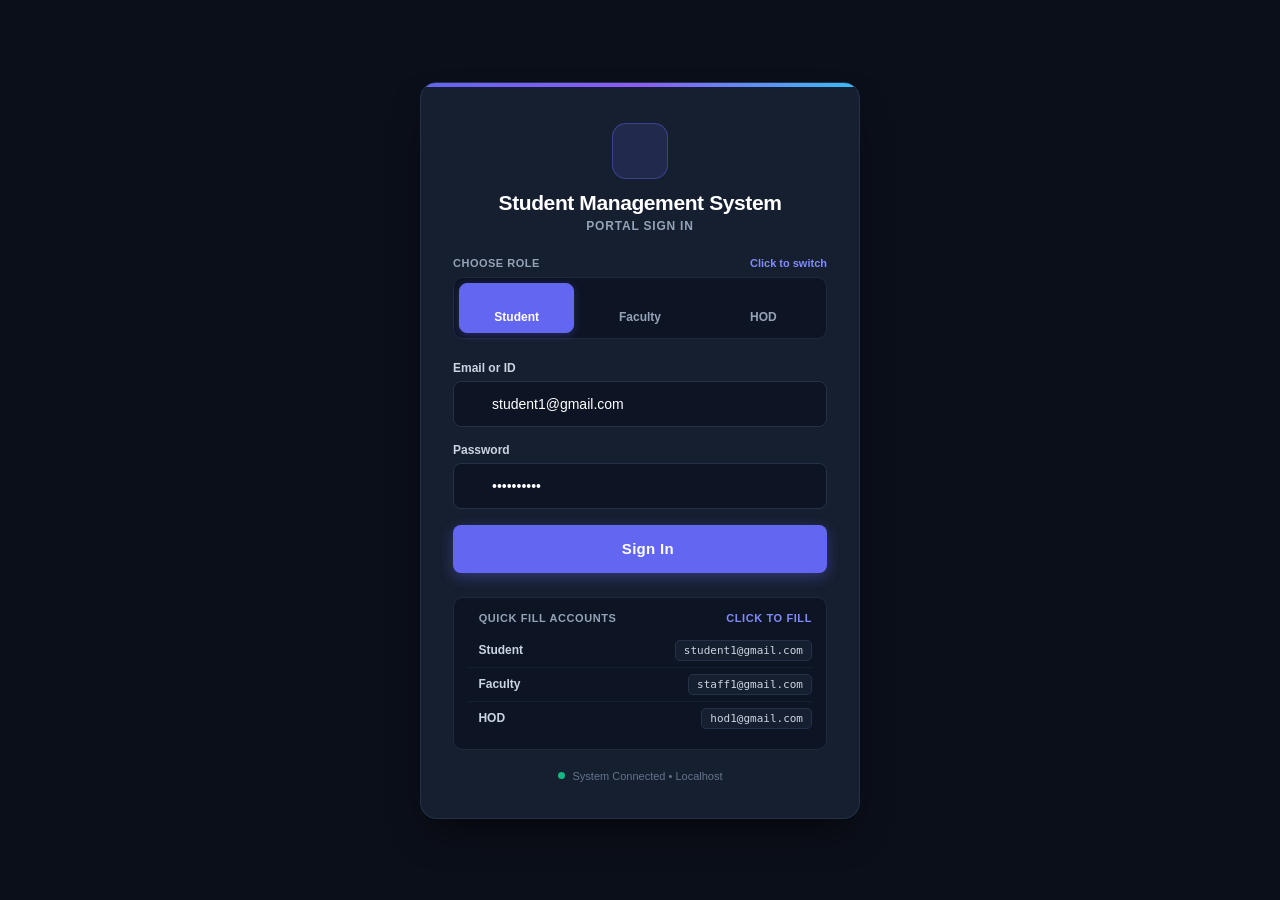
<file: frontend/student/dashboard.html>
<!DOCTYPE html>
<html lang="en" data-theme="dark">
<head>
    <meta charset="UTF-8">
    <meta name="viewport" content="width=device-width, initial-scale=1.0">
    <title>Student Dashboard - Student Management System</title>
    <!-- Google Fonts & Font Awesome -->
    <link rel="preconnect" href="https://fonts.googleapis.com">
    <link rel="preconnect" href="https://fonts.gstatic.com" crossorigin>
    <link href="https://fonts.googleapis.com/css2?family=Inter:wght@300;400;500;600;700;800&display=swap" rel="stylesheet">
    <link rel="stylesheet" href="https://cdnjs.cloudflare.com/ajax/libs/font-awesome/6.4.0/css/all.min.css">
    <!-- Preserved Stylesheets -->
    <link rel="stylesheet" href="../css/style.css">
    <link rel="stylesheet" href="../css/dashboard.css">
    <link rel="stylesheet" href="../css/tables.css">
    <link rel="stylesheet" href="../css/forms.css">
    <link rel="stylesheet" href="../css/responsive.css">
</head>
<body>
    <div class="app-container">
        <!-- Sidebar Navigation -->
        <aside class="sidebar" id="app-sidebar">
            <div class="sidebar-header">
                <div class="sidebar-logo">
                    <i class="fa-solid fa-graduation-cap"></i>
                    <span>STUDENTMS</span>
                </div>
            </div>

            <div class="sidebar-user-card" style="padding: 16px 20px; border-bottom: 1px solid var(--border-color); display: flex; align-items: center; gap: 12px;">
                <div style="width: 40px; height: 40px; border-radius: 50%; background: linear-gradient(135deg, #6366f1, #a855f7); display: flex; align-items: center; justify-content: center; color: #fff; font-weight: 700; font-size: 16px;">
                    <i class="fa-solid fa-user-graduate"></i>
                </div>
                <div style="overflow: hidden;">
                    <div class="js-user-name" style="font-weight: 700; font-size: 14px; color: var(--text-primary); white-space: nowrap; text-overflow: ellipsis; overflow: hidden;">Loading...</div>
                    <div class="js-user-role" style="font-size: 11px; color: var(--accent-color); font-weight: 600; text-transform: uppercase;">STUDENT</div>
                </div>
            </div>

            <nav class="sidebar-nav">
                <div class="nav-section-title">ACADEMIC MENU</div>
                <a href="dashboard.html" class="nav-item active"><i class="fa-solid fa-gauge-high"></i> Dashboard</a>
                <a href="profile.html" class="nav-item"><i class="fa-solid fa-id-card"></i> My Profile</a>
                <a href="attendance.html" class="nav-item"><i class="fa-solid fa-chart-pie"></i> Attendance</a>
                <a href="timetable.html" class="nav-item"><i class="fa-solid fa-calendar-week"></i> Timetable</a>
                <a href="exams.html" class="nav-item"><i class="fa-solid fa-file-pen"></i> Exam Schedule</a>

                <div class="nav-section-title">LEAVE & REQUESTS</div>
                <a href="leave.html" class="nav-item"><i class="fa-solid fa-paper-plane"></i> Apply Leave</a>
                <a href="leaves.html" class="nav-item"><i class="fa-solid fa-clock-rotate-left"></i> Leave History</a>

                <div class="nav-section-title">SESSION</div>
                <a href="javascript:void(0)" onclick="logout()" class="nav-item text-danger"><i class="fa-solid fa-right-from-bracket"></i> Sign Out</a>
            </nav>
        </aside>

        <!-- Main Content Area -->
        <main class="main-content">
            <!-- Header Bar -->
            <header class="topbar">
                <div class="topbar-left">
                    <button class="btn-icon" id="menu-toggle-btn" aria-label="Toggle Menu"><i class="fa-solid fa-bars"></i></button>
                    <h1 class="page-title">Student Dashboard</h1>
                </div>
                <div class="topbar-right">
                    <span id="header-reg-pill">
                        <i class="fa-solid fa-id-badge"></i> <span id="header-reg-no">...</span>
                    </span>
                    <button class="btn-icon" id="header-theme-toggle" onclick="toggleTheme()" title="Toggle Theme"><i class="fa-solid fa-moon"></i></button>
                    <button class="btn btn-outline btn-sm" onclick="logout()"><i class="fa-solid fa-arrow-right-from-bracket"></i> Logout</button>
                </div>
            </header>

            <div class="content-body">
                <!-- Welcome Banner -->
                <div class="welcome-card">
                    <div>
                        <h2>Welcome, <span class="js-user-name">Student</span>! 👋</h2>
                        <p id="welcome-subtext">Access your academic records, attendance stats, timetable, and leave approvals.</p>
                    </div>
                    <div style="display: flex; gap: 10px;">
                        <a href="attendance.html" class="btn btn-secondary btn-sm"><i class="fa-solid fa-chart-line"></i> Attendance</a>
                        <a href="leave.html" class="btn btn-primary btn-sm"><i class="fa-solid fa-plus"></i> Apply Leave</a>
                    </div>
                </div>

                <!-- KPI Metric Cards -->
                <div class="stats-grid">
                    <div class="stat-card">
                        <div class="stat-header">
                            <span class="stat-title">Overall Attendance</span>
                            <div class="stat-icon" style="background: rgba(16, 185, 129, 0.15); color: #10b981;"><i class="fa-solid fa-user-check"></i></div>
                        </div>
                        <div class="stat-value" id="kpi-attendance-pct">--%</div>
                        <div class="stat-subtitle" id="kpi-attendance-status" style="color: #10b981; font-weight: 600;">Calculating...</div>
                    </div>

                    <div class="stat-card">
                        <div class="stat-header">
                            <span class="stat-title">Assigned Batch</span>
                            <div class="stat-icon" style="background: rgba(99, 102, 241, 0.15); color: #6366f1;"><i class="fa-solid fa-users-rectangle"></i></div>
                        </div>
                        <div class="stat-value" id="kpi-batch-name" style="font-size: 20px;">--</div>
                        <div class="stat-subtitle" id="kpi-dept-name">ECE Department</div>
                    </div>

                    <div class="stat-card">
                        <div class="stat-header">
                            <span class="stat-title">Upcoming Exams</span>
                            <div class="stat-icon" style="background: rgba(245, 158, 11, 0.15); color: #f59e0b;"><i class="fa-solid fa-calendar-check"></i></div>
                        </div>
                        <div class="stat-value" id="kpi-exam-count">0</div>
                        <div class="stat-subtitle" id="kpi-exam-date">Next Exam Scheduled</div>
                    </div>

                    <div class="stat-card">
                        <div class="stat-header">
                            <span class="stat-title">Leave History</span>
                            <div class="stat-icon" style="background: rgba(236, 72, 153, 0.15); color: #ec4899;"><i class="fa-solid fa-receipt"></i></div>
                        </div>
                        <div class="stat-value" id="kpi-leave-count">0</div>
                        <div class="stat-subtitle" id="kpi-leave-status">Recent applications</div>
                    </div>
                </div>

                <!-- 2-Column Content Grid -->
                <div style="display: grid; grid-template-columns: 2fr 1fr; gap: 22px;">
                    <!-- Left: Subject-wise Quick Attendance & Today's Schedule -->
                    <div style="display: flex; flex-direction: column; gap: 22px;">
                        <div class="card" style="padding: 22px;">
                            <div style="display: flex; justify-content: space-between; align-items: center; margin-bottom: 16px;">
                                <h3 style="font-size: 16px; font-weight: 700; margin: 0; color: var(--text-primary);"><i class="fa-solid fa-book-open" style="color: var(--accent-color); margin-right: 8px;"></i>Subject Attendance Summary</h3>
                                <a href="attendance.html" style="font-size: 12px; font-weight: 600; color: var(--accent-color);">View Details &rarr;</a>
                            </div>
                            <div class="table-container">
                                <table class="data-table">
                                    <thead>
                                        <tr>
                                            <th>Subject</th>
                                            <th>Total</th>
                                            <th>Attended</th>
                                            <th>Percentage</th>
                                            <th>Status</th>
                                        </tr>
                                    </thead>
                                    <tbody id="tbl-dash-attendance">
                                        <tr><td colspan="5" style="text-align: center; color: var(--text-secondary);">Loading attendance records...</td></tr>
                                    </tbody>
                                </table>
                            </div>
                        </div>

                        <!-- Today's Classes -->
                        <div class="card" style="padding: 22px;">
                            <div style="display: flex; justify-content: space-between; align-items: center; margin-bottom: 16px;">
                                <h3 style="font-size: 16px; font-weight: 700; margin: 0; color: var(--text-primary);"><i class="fa-solid fa-clock" style="color: var(--accent-color); margin-right: 8px;"></i>Weekly Schedule Overview</h3>
                                <a href="timetable.html" style="font-size: 12px; font-weight: 600; color: var(--accent-color);">Full Timetable &rarr;</a>
                            </div>
                            <div id="dash-schedule-container" style="display: grid; grid-template-columns: repeat(auto-fit, minmax(180px, 1fr)); gap: 12px;">
                                <div style="color: var(--text-secondary); font-size: 13px;">Loading timetable...</div>
                            </div>
                        </div>
                    </div>

                    <!-- Right: Mentor Card & Notices -->
                    <div style="display: flex; flex-direction: column; gap: 22px;">
                        <!-- Assigned Mentor Card -->
                        <div class="card" style="padding: 22px;">
                            <h3 style="font-size: 15px; font-weight: 700; margin: 0 0 14px 0; color: var(--text-primary);"><i class="fa-solid fa-user-tie" style="color: var(--accent-color); margin-right: 8px;"></i>Assigned Academic Mentor</h3>
                            <div style="display: flex; align-items: center; gap: 14px; margin-bottom: 14px;">
                                <div style="width: 48px; height: 48px; border-radius: 50%; background: rgba(99, 102, 241, 0.2); color: #818cf8; display: flex; align-items: center; justify-content: center; font-size: 20px;">
                                    <i class="fa-solid fa-chalkboard-user"></i>
                                </div>
                                <div>
                                    <div id="dash-mentor-name" style="font-weight: 700; font-size: 15px; color: var(--text-primary);">--</div>
                                    <div style="font-size: 12px; color: var(--text-secondary);">Faculty Advisor</div>
                                </div>
                            </div>
                            <div style="font-size: 12px; color: var(--text-secondary); line-height: 1.6;">
                                <div><i class="fa-solid fa-envelope" style="width: 18px;"></i> <span id="dash-mentor-email">--</span></div>
                                <div><i class="fa-solid fa-phone" style="width: 18px;"></i> <span id="dash-mentor-phone">--</span></div>
                            </div>
                        </div>

                        <!-- Department Notices -->
                        <div class="card" style="padding: 22px;">
                            <h3 style="font-size: 15px; font-weight: 700; margin: 0 0 14px 0; color: var(--text-primary);"><i class="fa-solid fa-bullhorn" style="color: var(--accent-color); margin-right: 8px;"></i>Notice Board</h3>
                            <div id="dash-notices-list" style="display: flex; flex-direction: column; gap: 12px;">
                                <div style="color: var(--text-secondary); font-size: 13px;">Loading notices...</div>
                            </div>
                        </div>
                    </div>
                </div>
            </div>
        </main>
    </div>

    <!-- Configuration & Scripts -->
    <script src="../js/config.js"></script>
    <script>
        function toggleTheme() {
            const current = document.documentElement.getAttribute('data-theme') || 'dark';
            const next = current === 'dark' ? 'light' : 'dark';
            document.documentElement.setAttribute('data-theme', next);
            localStorage.setItem('sms-theme', next);
        }

        document.addEventListener('DOMContentLoaded', async () => {
            const session = await checkSession('STUDENT');
            if (!session) return;

            loadDashboardData();
        });

        async function loadDashboardData() {
            try {
                // 1. Profile
                const profRes = await apiCall('student/profile.php');
                if (profRes.success && profRes.data) {
                    const p = profRes.data;
                    document.getElementById('header-reg-no').textContent = p.register_number;
                    document.getElementById('kpi-batch-name').textContent = p.batch_name || `${p.year} Sec ${p.section}`;
                    document.getElementById('kpi-dept-name').textContent = p.department_name;
                    document.getElementById('dash-mentor-name').textContent = p.mentor_name || 'Prof. Sarah Jenkins';
                    document.getElementById('dash-mentor-email').textContent = p.mentor_email || 'staff1@gmail.com';
                    document.getElementById('dash-mentor-phone').textContent = p.mentor_phone || '+91 98765 43211';
                }

                // 2. Attendance Stats
                const attRes = await apiCall('student/attendance.php');
                if (attRes.success && attRes.data) {
                    const ov = attRes.data.overall;
                    document.getElementById('kpi-attendance-pct').textContent = `${ov.percentage}%`;
                    document.getElementById('kpi-attendance-status').textContent = ov.eligibility;
                    document.getElementById('kpi-attendance-status').style.color = ov.percentage >= 75 ? '#10b981' : '#ef4444';

                    const tbody = document.getElementById('tbl-dash-attendance');
                    tbody.innerHTML = '';
                    (attRes.data.subjects || []).forEach(sub => {
                        const tr = document.createElement('tr');
                        const isGood = sub.percentage >= 75;
                        const barColor = isGood ? '#10b981' : '#ef4444';
                        tr.innerHTML = `
                            <td><strong style="color: var(--accent-color);">${sub.subject_code}</strong> &bull; ${sub.subject_name}</td>
                            <td>${sub.total_classes}</td>
                            <td>${sub.attended}</td>
                            <td>
                                <div style="display: flex; align-items: center; gap: 8px;">
                                    <span style="font-weight: 700; min-width: 42px;">${sub.percentage}%</span>
                                    <div style="flex: 1; max-width: 80px; height: 6px; background: rgba(255, 255, 255, 0.08); border-radius: 9999px; overflow: hidden;">
                                        <div style="width: ${Math.min(sub.percentage, 100)}%; height: 100%; background: ${barColor}; border-radius: 9999px;"></div>
                                    </div>
                                </div>
                            </td>
                            <td><span class="badge badge-${sub.status_color}">${isGood ? 'Good' : 'Critical'}</span></td>
                        `;
                        tbody.appendChild(tr);
                    });
                }

                // 3. Exams
                const exRes = await apiCall('student/exams.php');
                if (exRes.success && exRes.data) {
                    document.getElementById('kpi-exam-count').textContent = exRes.data.length;
                    if (exRes.data.length > 0) {
                        document.getElementById('kpi-exam-date').textContent = `Next: ${exRes.data[0].date} (${exRes.data[0].subject_code})`;
                    }
                }

                // 4. Leaves
                const lvRes = await apiCall('student/leaves.php');
                if (lvRes.success && lvRes.data) {
                    document.getElementById('kpi-leave-count').textContent = lvRes.data.length;
                    const pending = lvRes.data.filter(l => l.status && l.status.includes('PENDING')).length;
                    document.getElementById('kpi-leave-status').textContent = `${pending} Pending Approval`;
                }

                // 5. Timetable preview
                const ttRes = await apiCall('student/timetable.php');
                if (ttRes.success && ttRes.data && ttRes.data.all_slots) {
                    const container = document.getElementById('dash-schedule-container');
                    container.innerHTML = '';
                    const preview = ttRes.data.all_slots.slice(0, 4);
                    preview.forEach(s => {
                        const card = document.createElement('div');
                        card.className = 'slot-card';
                        card.innerHTML = `
                            <div style="font-size: 11px; font-weight: 700; color: var(--accent-color); text-transform: uppercase;">${s.day} &bull; Period ${s.period}</div>
                            <div style="font-weight: 700; font-size: 13.5px; color: var(--text-primary); margin: 4px 0;">${s.subject_code}</div>
                            <div style="font-size: 11.5px; color: var(--text-secondary);">${s.start_time} - ${s.end_time} &bull; Room ${s.room}</div>
                        `;
                        container.appendChild(card);
                    });
                }

                // Notices fallback
                const noticesContainer = document.getElementById('dash-notices-list');
                noticesContainer.innerHTML = `
                    <div class="notice-item" style="border-left-color: var(--accent-color);">
                        <div style="font-weight: 700; font-size: 13px; color: var(--text-primary);">Mid-Term Examination Schedule Released</div>
                        <div style="font-size: 11.5px; color: var(--text-secondary); margin-top: 4px; line-height: 1.4;">Internal Assessment 1 schedules are now published. Check exam section.</div>
                    </div>
                    <div class="notice-item" style="border-left-color: #10b981;">
                        <div style="font-weight: 700; font-size: 13px; color: var(--text-primary);">Industrial Visit Registration</div>
                        <div style="font-size: 11.5px; color: var(--text-secondary); margin-top: 4px; line-height: 1.4;">Submit consent letters to faculty mentors before this Friday.</div>
                    </div>
                `;

            } catch (err) {
                console.error("Dashboard load failed:", err);
            }
        }
    </script>
</body>
</html>
</file>
<file: frontend/css/style.css>
/* ==========================================================================
   STUDENT MANAGEMENT SYSTEM - GLOBAL DESIGN SYSTEM & FOUNDATION
   Modern High-Contrast SaaS Aesthetic (Slate & Indigo Palette)
   ========================================================================== */

/* 1. Core Variables & Theme Tokens */
:root {
    /* Light Theme (Clean Crisp Slate & Electric Indigo) */
    --bg-primary: #f8fafc;
    --bg-secondary: #ffffff;
    --bg-tertiary: #f1f5f9;
    --bg-card: #ffffff;
    --text-primary: #0f172a;
    --text-secondary: #475569;
    --text-light: #94a3b8;
    
    --accent-color: #6366f1;
    --accent-hover: #4f46e5;
    --accent-light: rgba(99, 102, 241, 0.08);
    --accent-glow: rgba(99, 102, 241, 0.22);
    --accent-gradient: linear-gradient(135deg, #6366f1 0%, #8b5cf6 100%);
    
    --border-color: #e2e8f0;
    --border-light: #f1f5f9;
    --border-focus: #6366f1;
    
    /* Sidebar */
    --sidebar-bg: #090d16;
    --sidebar-hover: #162032;
    --sidebar-active: #6366f1;
    --sidebar-text: #f8fafc;
    --sidebar-text-muted: #94a3b8;
    --sidebar-border: rgba(255, 255, 255, 0.07);
    
    /* Semantic Colors */
    --success: #10b981;
    --success-bg: rgba(16, 185, 129, 0.1);
    --danger: #ef4444;
    --danger-bg: rgba(239, 68, 68, 0.1);
    --warning: #f59e0b;
    --warning-bg: rgba(245, 158, 11, 0.1);
    --info: #0284c7;
    --info-bg: rgba(2, 132, 199, 0.1);
    
    /* Shadow Palette */
    --shadow-sm: 0 1px 3px rgba(0, 0, 0, 0.05), 0 1px 2px rgba(0, 0, 0, 0.03);
    --shadow-md: 0 4px 12px -2px rgba(15, 23, 42, 0.08), 0 2px 6px -1px rgba(15, 23, 42, 0.04);
    --shadow-lg: 0 12px 24px -4px rgba(15, 23, 42, 0.1), 0 4px 12px -2px rgba(15, 23, 42, 0.05);
    --shadow-xl: 0 20px 32px -6px rgba(15, 23, 42, 0.12), 0 8px 16px -4px rgba(15, 23, 42, 0.06);
    
    /* Borders & Radius */
    --radius-sm: 8px;
    --radius-md: 12px;
    --radius-lg: 16px;
    --radius-xl: 24px;
    
    /* Animation Timings */
    --transition-fast: 0.15s cubic-bezier(0.4, 0, 0.2, 1);
    --transition-normal: 0.25s cubic-bezier(0.4, 0, 0.2, 1);
    --transition-slow: 0.4s cubic-bezier(0.4, 0, 0.2, 1);
}

[data-theme="dark"] {
    /* Dark Theme (Midnight Slate & Neon Indigo Accent) */
    --bg-primary: #090d16;
    --bg-secondary: #0f172a;
    --bg-tertiary: #172033;
    --bg-card: #0f172a;
    --text-primary: #f8fafc;
    --text-secondary: #94a3b8;
    --text-light: #64748b;
    
    --accent-color: #6366f1;
    --accent-hover: #818cf8;
    --accent-light: rgba(99, 102, 241, 0.15);
    --accent-glow: rgba(99, 102, 241, 0.35);
    --accent-gradient: linear-gradient(135deg, #6366f1 0%, #8b5cf6 100%);
    
    --border-color: rgba(255, 255, 255, 0.09);
    --border-light: rgba(255, 255, 255, 0.05);
    --border-focus: #6366f1;
    
    --sidebar-bg: #060911;
    --sidebar-hover: #131c2e;
    --sidebar-active: #6366f1;
    --sidebar-border: rgba(255, 255, 255, 0.07);
    
    --success: #34d399;
    --success-bg: rgba(52, 211, 153, 0.12);
    --danger: #f87171;
    --danger-bg: rgba(248, 113, 113, 0.12);
    --warning: #fbbf24;
    --warning-bg: rgba(251, 191, 36, 0.12);
    --info: #38bdf8;
    --info-bg: rgba(56, 189, 248, 0.12);
    
    --shadow-sm: 0 2px 4px rgba(0, 0, 0, 0.35);
    --shadow-md: 0 6px 16px -2px rgba(0, 0, 0, 0.5);
    --shadow-lg: 0 14px 28px -4px rgba(0, 0, 0, 0.6);
    --shadow-xl: 0 24px 44px -6px rgba(0, 0, 0, 0.7);
}

/* 2. Global Reset & Base Styles */
*, *::before, *::after {
    margin: 0;
    padding: 0;
    box-sizing: border-box;
}

html {
    scroll-behavior: smooth;
}

body {
    font-family: 'Inter', -apple-system, BlinkMacSystemFont, "Segoe UI", Roboto, sans-serif;
    background-color: var(--bg-primary);
    color: var(--text-primary);
    min-height: 100vh;
    line-height: 1.5;
    -webkit-font-smoothing: antialiased;
    -moz-osx-font-smoothing: grayscale;
    transition: background-color var(--transition-normal), color var(--transition-normal);
}

a {
    color: var(--accent-color);
    text-decoration: none;
    transition: color var(--transition-fast);
}

a:hover {
    color: var(--accent-hover);
}

/* Scrollbars */
::-webkit-scrollbar {
    width: 6px;
    height: 6px;
}
::-webkit-scrollbar-track {
    background: transparent;
}
::-webkit-scrollbar-thumb {
    background: var(--border-color);
    border-radius: 6px;
}
::-webkit-scrollbar-thumb:hover {
    background: var(--text-light);
}

/* 3. Global Card Component */
.card {
    background-color: var(--bg-secondary);
    border: 1px solid var(--border-color);
    border-radius: var(--radius-lg);
    padding: 24px;
    box-shadow: var(--shadow-sm);
    transition: border-color var(--transition-fast), box-shadow var(--transition-fast);
}

.card:hover {
    border-color: rgba(99, 102, 241, 0.25);
}

/* Margin and Spacing Helpers */
.mb-1 { margin-bottom: 4px !important; }
.mb-2 { margin-bottom: 8px !important; }
.mb-3 { margin-bottom: 16px !important; }
.mb-4 { margin-bottom: 24px !important; }
.mb-5 { margin-bottom: 32px !important; }

.mt-1 { margin-top: 4px !important; }
.mt-2 { margin-top: 8px !important; }
.mt-3 { margin-top: 16px !important; }
.mt-4 { margin-top: 24px !important; }
.mt-5 { margin-top: 32px !important; }

/* 4. Common Button UI System */
.btn {
    display: inline-flex;
    align-items: center;
    justify-content: center;
    gap: 8px;
    padding: 9px 18px;
    font-size: 13px;
    font-weight: 600;
    border-radius: var(--radius-md);
    border: 1px solid transparent;
    cursor: pointer;
    text-decoration: none !important;
    white-space: nowrap;
    transition: all var(--transition-fast);
    line-height: 1.3;
}

.btn i {
    font-size: 13px;
}

.btn:active {
    transform: scale(0.98);
}

.btn-primary {
    background: var(--accent-color);
    color: #ffffff !important;
    box-shadow: 0 2px 10px var(--accent-glow);
}
.btn-primary:hover {
    background: var(--accent-hover);
    transform: translateY(-1px);
    box-shadow: 0 4px 14px var(--accent-glow);
}

.btn-secondary {
    background-color: var(--bg-tertiary);
    border-color: var(--border-color);
    color: var(--text-primary) !important;
}
.btn-secondary:hover {
    background-color: var(--bg-secondary);
    border-color: var(--text-light);
    transform: translateY(-1px);
}

.btn-outline {
    background-color: transparent;
    border: 1px solid var(--border-color);
    color: var(--text-secondary) !important;
}
.btn-outline:hover {
    background-color: var(--bg-tertiary);
    color: var(--text-primary) !important;
    border-color: var(--text-light);
    transform: translateY(-1px);
}

.btn-danger {
    background-color: var(--danger);
    color: #ffffff !important;
    box-shadow: 0 2px 8px rgba(239, 68, 68, 0.25);
}
.btn-danger:hover {
    background-color: #dc2626;
    transform: translateY(-1px);
}

.btn-sm {
    padding: 6px 12px;
    font-size: 12px;
    border-radius: var(--radius-sm);
    gap: 6px;
}

.btn-lg {
    padding: 12px 24px;
    font-size: 15px;
    border-radius: var(--radius-md);
}

.btn-icon {
    width: 38px;
    height: 38px;
    border-radius: var(--radius-md);
    background: var(--bg-secondary);
    border: 1px solid var(--border-color);
    color: var(--text-secondary);
    display: inline-flex;
    align-items: center;
    justify-content: center;
    cursor: pointer;
    font-size: 14px;
    transition: all var(--transition-fast);
}
.btn-icon:hover {
    color: var(--text-primary);
    border-color: var(--accent-color);
    background: var(--bg-tertiary);
    transform: translateY(-1px);
}

.btn-text {
    background: none;
    padding: 0;
    color: var(--accent-color);
    border: none;
    font-weight: 600;
    cursor: pointer;
    display: inline-flex;
    align-items: center;
    gap: 4px;
    transition: color var(--transition-fast);
}
.btn-text:hover {
    color: var(--accent-hover);
    text-decoration: underline;
}

/* 5. Semantic Badges System */
.badge {
    display: inline-flex;
    align-items: center;
    gap: 5px;
    padding: 3px 10px;
    font-size: 11px;
    font-weight: 700;
    border-radius: 9999px;
    text-transform: uppercase;
    letter-spacing: 0.05em;
    line-height: 1.4;
    white-space: nowrap;
}

.badge-success, .badge-good, .badge-present {
    background-color: var(--success-bg);
    color: var(--success);
    border: 1px solid rgba(16, 185, 129, 0.28);
}

.badge-danger, .badge-critical, .badge-absent {
    background-color: var(--danger-bg);
    color: var(--danger);
    border: 1px solid rgba(239, 68, 68, 0.28);
}

.badge-warning, .badge-pending {
    background-color: var(--warning-bg);
    color: var(--warning);
    border: 1px solid rgba(245, 158, 11, 0.28);
}

.badge-info {
    background-color: var(--info-bg);
    color: var(--info);
    border: 1px solid rgba(2, 132, 199, 0.28);
}

.badge-primary {
    background-color: var(--accent-light);
    color: var(--accent-color);
    border: 1px solid rgba(99, 102, 241, 0.28);
}

.badge-status {
    display: inline-flex;
    align-items: center;
    gap: 6px;
    padding: 4px 10px;
    border-radius: 9999px;
    font-size: 11px;
    font-weight: 700;
    text-transform: uppercase;
    letter-spacing: 0.5px;
}
.badge-status.badge-pending {
    background-color: var(--warning-bg);
    color: var(--warning);
    border: 1px solid rgba(245, 158, 11, 0.3);
}
.badge-status.badge-approved {
    background-color: var(--success-bg);
    color: var(--success);
    border: 1px solid rgba(16, 185, 129, 0.3);
}
.badge-status.badge-rejected {
    background-color: var(--danger-bg);
    color: var(--danger);
    border: 1px solid rgba(239, 68, 68, 0.3);
}

/* 6. Profile Field Display Boxes */
.profile-field-box {
    background-color: var(--bg-tertiary);
    border: 1px solid var(--border-color);
    padding: 12px 16px;
    border-radius: var(--radius-sm);
    transition: border-color var(--transition-fast);
}
.profile-field-box:hover {
    border-color: rgba(99, 102, 241, 0.3);
}
.profile-field-box label {
    font-size: 11px;
    font-weight: 700;
    text-transform: uppercase;
    letter-spacing: 0.05em;
    color: var(--text-secondary);
    display: block;
    margin-bottom: 4px;
}
.profile-field-box span {
    font-size: 14px;
    font-weight: 600;
    color: var(--text-primary);
}

/* 7. Tab Day Buttons (Timetable) */
.tab-day-btn {
    background: var(--bg-secondary);
    border: 1px solid var(--border-color);
    padding: 8px 18px;
    border-radius: var(--radius-sm);
    font-size: 13px;
    font-weight: 600;
    cursor: pointer;
    color: var(--text-secondary);
    transition: all var(--transition-fast);
}
.tab-day-btn:hover {
    color: var(--text-primary);
    border-color: var(--text-light);
}
.tab-day-btn.active {
    background: var(--accent-color);
    color: #ffffff;
    border-color: var(--accent-color);
    box-shadow: 0 2px 8px var(--accent-glow);
}

/* 8. Floating Toast Notifications System */
.toast-container, #sms-toast-container {
    position: fixed;
    bottom: 24px;
    right: 24px;
    display: flex;
    flex-direction: column;
    gap: 12px;
    z-index: 99999;
}

.toast, .sms-toast {
    min-width: 320px;
    background-color: var(--bg-secondary);
    border-left: 4px solid var(--accent-color);
    border-radius: var(--radius-sm);
    box-shadow: var(--shadow-xl);
    padding: 14px 18px;
    display: flex;
    align-items: center;
    justify-content: space-between;
    gap: 12px;
    animation: slideIn 0.3s cubic-bezier(0.16, 1, 0.3, 1) forwards;
    color: var(--text-primary);
    border-top: 1px solid var(--border-color);
    border-right: 1px solid var(--border-color);
    border-bottom: 1px solid var(--border-color);
}

.toast-message {
    font-size: 13px;
    font-weight: 500;
    line-height: 1.4;
}

.toast-close {
    background: none;
    border: none;
    cursor: pointer;
    color: var(--text-light);
    font-size: 16px;
    display: flex;
    align-items: center;
}
.toast-close:hover {
    color: var(--text-primary);
}

.toast.success { border-left-color: var(--success); }
.toast.error, .toast.danger { border-left-color: var(--danger); }
.toast.warning { border-left-color: var(--warning); }
.toast.info { border-left-color: var(--info); }

@keyframes slideIn {
    from {
        opacity: 0;
        transform: translateY(12px) scale(0.98);
    }
    to {
        opacity: 1;
        transform: translateY(0) scale(1);
    }
}

/* 9. Modal Overlay & Dialogs */
.modal-overlay {
    position: fixed;
    top: 0;
    left: 0;
    right: 0;
    bottom: 0;
    background-color: rgba(9, 13, 22, 0.75);
    backdrop-filter: blur(6px);
    display: flex;
    align-items: center;
    justify-content: center;
    z-index: 9999;
    padding: 20px;
    animation: fadeIn var(--transition-normal);
}
.modal-overlay.hidden {
    display: none !important;
}

.modal-dialog, .modal-box {
    background-color: var(--bg-secondary);
    border-radius: var(--radius-lg);
    box-shadow: var(--shadow-xl);
    max-width: 580px;
    width: 100%;
    max-height: 90vh;
    overflow-y: auto;
    border: 1px solid var(--border-color);
    animation: scaleUp 0.25s cubic-bezier(0.34, 1.56, 0.64, 1) forwards;
}

.modal-header {
    padding: 20px 24px;
    border-bottom: 1px solid var(--border-color);
    display: flex;
    align-items: center;
    justify-content: space-between;
}
.modal-header h3 {
    font-size: 17px;
    font-weight: 700;
    color: var(--text-primary);
}

.modal-body {
    padding: 24px;
}

.modal-footer {
    padding: 16px 24px;
    border-top: 1px solid var(--border-color);
    display: flex;
    justify-content: flex-end;
    gap: 12px;
}

@keyframes fadeIn {
    from { opacity: 0; }
    to { opacity: 1; }
}

@keyframes scaleUp {
    from { transform: scale(0.95); opacity: 0; }
    to { transform: scale(1); opacity: 1; }
}

/* Helper Utilities */
.hidden { display: none !important; }
.text-danger { color: var(--danger) !important; }
.text-success { color: var(--success) !important; }
.text-warning { color: var(--warning) !important; }
.text-accent { color: var(--accent-color) !important; }
.shadow-sm { box-shadow: var(--shadow-sm); }
.shadow-md { box-shadow: var(--shadow-md); }
.shadow-lg { box-shadow: var(--shadow-lg); }
.shadow-xl { box-shadow: var(--shadow-xl); }
</file>
<file: frontend/css/dashboard.css>
/* ==========================================================================
   STUDENT MANAGEMENT SYSTEM - DASHBOARD & PORTAL LAYOUT
   Modern High-Contrast SaaS Aesthetic (Slate & Indigo Palette)
   ========================================================================== */

/* 1. Base App Shell Container */
.app-container {
    display: flex;
    min-height: 100vh;
    width: 100%;
    background-color: var(--bg-primary);
}

.main-content {
    margin-left: 270px;
    width: calc(100% - 270px);
    min-height: 100vh;
    padding: 30px 36px 48px;
    background-color: var(--bg-primary);
    display: flex;
    flex-direction: column;
    transition: all var(--transition-normal);
}

/* 2. Sidebar Navigation */
.sidebar {
    width: 270px;
    background-color: var(--sidebar-bg);
    border-right: 1px solid var(--sidebar-border);
    display: flex;
    flex-direction: column;
    position: fixed;
    top: 0;
    bottom: 0;
    left: 0;
    z-index: 100;
    transition: transform var(--transition-normal);
    overflow: hidden;
}

.sidebar-header {
    padding: 22px 20px;
    display: flex;
    align-items: center;
    gap: 12px;
    border-bottom: 1px solid var(--sidebar-border);
}

.sidebar-logo {
    display: flex;
    align-items: center;
    gap: 12px;
    color: #ffffff;
    font-size: 18px;
    font-weight: 800;
    letter-spacing: 0.05em;
}

.sidebar-logo i {
    font-size: 22px;
    color: var(--accent-color);
    background: linear-gradient(135deg, #6366f1, #a855f7);
    -webkit-background-clip: text;
    -webkit-text-fill-color: transparent;
}

/* Sidebar User Info Card */
.sidebar-user-card {
    padding: 16px 20px;
    border-bottom: 1px solid var(--sidebar-border);
    display: flex;
    align-items: center;
    gap: 12px;
    background: rgba(255, 255, 255, 0.02);
}

.sidebar-user-avatar {
    width: 40px;
    height: 40px;
    border-radius: 50%;
    background: var(--accent-gradient);
    display: flex;
    align-items: center;
    justify-content: center;
    color: #ffffff;
    font-weight: 700;
    font-size: 16px;
    flex-shrink: 0;
    box-shadow: 0 2px 8px var(--accent-glow);
}

.sidebar-user-info {
    overflow: hidden;
}

.sidebar-user-name, .js-user-name {
    font-weight: 700;
    font-size: 13.5px;
    color: #f8fafc;
    white-space: nowrap;
    text-overflow: ellipsis;
    overflow: hidden;
}

.sidebar-user-role, .js-user-role {
    font-size: 11px;
    color: #818cf8;
    font-weight: 700;
    text-transform: uppercase;
    letter-spacing: 0.06em;
}

/* Navigation Menu */
.sidebar-nav {
    flex: 1;
    padding: 16px 12px;
    overflow-y: auto;
    display: flex;
    flex-direction: column;
    gap: 4px;
}

.sidebar-nav ul {
    list-style: none;
    display: flex;
    flex-direction: column;
    gap: 4px;
}

.nav-section-title {
    font-size: 11px;
    font-weight: 700;
    color: #64748b;
    letter-spacing: 0.08em;
    text-transform: uppercase;
    padding: 16px 14px 6px;
}

.nav-item {
    display: flex;
    align-items: center;
    gap: 12px;
    padding: 10px 14px;
    border-radius: 10px;
    color: #94a3b8;
    cursor: pointer;
    font-weight: 500;
    font-size: 13.5px;
    text-decoration: none !important;
    transition: all var(--transition-fast);
}

.nav-item i {
    font-size: 16px;
    width: 20px;
    text-align: center;
    opacity: 0.85;
    transition: opacity var(--transition-fast), transform var(--transition-fast);
}

.nav-item:hover {
    background-color: var(--sidebar-hover);
    color: #ffffff;
}

.nav-item:hover i {
    opacity: 1;
    transform: scale(1.08);
}

.nav-item.active {
    background: linear-gradient(135deg, rgba(99, 102, 241, 0.2), rgba(139, 92, 246, 0.16));
    color: #818cf8;
    font-weight: 700;
    border: 1px solid rgba(99, 102, 241, 0.35);
}

.nav-item.active i {
    color: #818cf8;
    opacity: 1;
}

.nav-item.text-danger:hover {
    background-color: rgba(239, 68, 68, 0.15);
    color: #f87171 !important;
}

/* 3. Top Navigation Bar */
.topbar, .app-header {
    display: flex;
    align-items: center;
    justify-content: space-between;
    gap: 16px;
    margin-bottom: 28px;
    padding-bottom: 18px;
    border-bottom: 1px solid var(--border-color);
}

.topbar-left {
    display: flex;
    align-items: center;
    gap: 14px;
}

.page-title, .header-title {
    font-size: 24px;
    font-weight: 800;
    color: var(--text-primary);
    letter-spacing: -0.02em;
    margin: 0;
    line-height: 1.2;
}

.header-subtitle {
    font-size: 13px;
    color: var(--text-secondary);
    margin-top: 2px;
}

.topbar-right {
    display: flex;
    align-items: center;
    gap: 12px;
}

#header-reg-pill {
    background: var(--bg-tertiary);
    border: 1px solid var(--border-color);
    padding: 6px 14px;
    border-radius: 20px;
    font-size: 12px;
    font-weight: 700;
    color: var(--accent-color);
    display: inline-flex;
    align-items: center;
    gap: 6px;
}

/* Hide hamburger toggle on desktop by default */
#menu-toggle-btn, .menu-toggle {
    display: none;
}

/* 4. Welcome Hero Banner */
.welcome-card {
    background: linear-gradient(135deg, rgba(99, 102, 241, 0.14) 0%, rgba(139, 92, 246, 0.08) 100%);
    border: 1px solid rgba(99, 102, 241, 0.28);
    border-radius: var(--radius-lg);
    padding: 24px 28px;
    margin-bottom: 24px;
    display: flex;
    justify-content: space-between;
    align-items: center;
    flex-wrap: wrap;
    gap: 18px;
    box-shadow: 0 4px 16px rgba(99, 102, 241, 0.08);
}

.welcome-card h2 {
    font-size: 22px;
    font-weight: 800;
    color: var(--text-primary);
    margin: 0 0 4px 0;
    letter-spacing: -0.01em;
}

.welcome-card p {
    font-size: 13.5px;
    color: var(--text-secondary);
    margin: 0;
    line-height: 1.5;
}

/* 5. Statistics Analytics KPI Grid */
.stats-grid {
    display: grid;
    grid-template-columns: repeat(auto-fit, minmax(220px, 1fr));
    gap: 18px;
    margin-bottom: 24px;
}

.stat-card {
    background-color: var(--bg-secondary);
    border-radius: var(--radius-lg);
    padding: 20px 22px;
    border: 1px solid var(--border-color);
    display: flex;
    flex-direction: column;
    justify-content: space-between;
    gap: 10px;
    box-shadow: var(--shadow-sm);
    transition: transform var(--transition-fast), box-shadow var(--transition-fast), border-color var(--transition-fast);
    position: relative;
    overflow: hidden;
}

.stat-card:hover {
    transform: translateY(-2px);
    box-shadow: var(--shadow-md);
    border-color: rgba(99, 102, 241, 0.4);
}

.stat-header {
    display: flex;
    align-items: center;
    justify-content: space-between;
    width: 100%;
}

.stat-title, .stat-label {
    font-size: 11.5px;
    font-weight: 700;
    color: var(--text-secondary);
    text-transform: uppercase;
    letter-spacing: 0.05em;
}

.stat-icon, .stat-icon-wrapper {
    width: 38px;
    height: 38px;
    border-radius: 10px;
    display: flex;
    align-items: center;
    justify-content: center;
    font-size: 16px;
    flex-shrink: 0;
}

.stat-value, .stat-number {
    font-size: 30px;
    font-weight: 800;
    color: var(--text-primary);
    letter-spacing: -0.02em;
    line-height: 1.1;
    margin: 2px 0;
}

.stat-subtitle {
    font-size: 12px;
    font-weight: 500;
    color: var(--text-secondary);
    display: flex;
    align-items: center;
    gap: 6px;
    white-space: nowrap;
    overflow: hidden;
    text-overflow: ellipsis;
}

.stat-meta {
    display: flex;
    flex-direction: column;
    gap: 2px;
    overflow: hidden;
}

/* 6. Content Views & Single-Page Application (SPA) Switcher */
.content-view {
    display: none;
}

.content-view.active {
    display: block;
    animation: fadeIn var(--transition-fast);
}

.app-viewport {
    width: 100%;
}

/* Attendance toggle buttons */
.att-toggle-btn {
    display: inline-flex;
    align-items: center;
    justify-content: center;
    padding: 6px 14px;
    border-radius: 9999px;
    font-size: 12px;
    font-weight: 700;
    cursor: pointer;
    border: 1px solid var(--border-color);
    background: var(--bg-tertiary);
    color: var(--text-secondary);
    transition: all var(--transition-fast);
}
.att-toggle-btn.present {
    background: rgba(16, 185, 129, 0.18);
    color: #10b981;
    border-color: #10b981;
}
.att-toggle-btn.absent {
    background: rgba(239, 68, 68, 0.18);
    color: #ef4444;
    border-color: #ef4444;
}

/* HOD Section Header in Sidebar */
.hod-section-header {
    display: flex;
    align-items: center;
    gap: 8px;
    padding: 10px 14px;
    margin: 14px 10px 6px;
    border-radius: var(--radius-sm);
    background: rgba(99, 102, 241, 0.12);
    border: 1px solid rgba(99, 102, 241, 0.28);
    color: #818cf8;
    font-size: 11px;
    font-weight: 800;
    letter-spacing: 0.08em;
    text-transform: uppercase;
}

/* 7. Dashboard Details Layout Splits */
.dashboard-details {
    display: grid;
    grid-template-columns: 2fr 1fr;
    gap: 22px;
    margin-bottom: 24px;
    align-items: start;
}

.details-section {
    background-color: var(--bg-secondary);
    border-radius: var(--radius-lg);
    border: 1px solid var(--border-color);
    padding: 24px;
    box-shadow: var(--shadow-sm);
}

.section-title-wrapper {
    display: flex;
    align-items: center;
    justify-content: space-between;
    margin-bottom: 18px;
}

.section-title-wrapper h2, .section-title-wrapper h3 {
    font-size: 16px;
    font-weight: 700;
    color: var(--text-primary);
    display: flex;
    align-items: center;
    gap: 8px;
}

/* Schedule & Slot Cards */
.slot-card {
    background-color: var(--bg-tertiary);
    border: 1px solid var(--border-color);
    border-radius: var(--radius-sm);
    padding: 14px;
    transition: border-color var(--transition-fast), transform var(--transition-fast);
}
.slot-card:hover {
    border-color: rgba(99, 102, 241, 0.4);
    transform: translateY(-1px);
}

/* Notice items */
.notice-item {
    padding: 12px 14px;
    background-color: var(--bg-tertiary);
    border-radius: var(--radius-sm);
    border: 1px solid var(--border-color);
    border-left: 3px solid var(--accent-color);
    transition: transform var(--transition-fast);
}
.notice-item:hover {
    transform: translateX(2px);
}

/* Department breakdown progress bars */
.dept-distribution-list {
    display: flex;
    flex-direction: column;
    gap: 16px;
}

.dept-stat-item {
    display: flex;
    flex-direction: column;
    gap: 6px;
}

.dept-stat-info {
    display: flex;
    justify-content: space-between;
    font-size: 13px;
    font-weight: 600;
}

.dept-stat-name {
    color: var(--text-primary);
}

.dept-stat-count {
    color: var(--text-secondary);
}

.dept-stat-bar-bg {
    height: 6px;
    background-color: var(--bg-primary);
    border-radius: 4px;
    overflow: hidden;
}

.dept-stat-bar-fill {
    height: 100%;
    background-color: var(--accent-color);
    border-radius: 4px;
    width: 0%;
    transition: width 0.8s cubic-bezier(0.4, 0, 0.2, 1);
}

/* Shortcuts Grid */
.shortcuts-grid {
    display: grid;
    grid-template-columns: repeat(auto-fit, minmax(180px, 1fr));
    gap: 16px;
    margin-bottom: 24px;
}

.shortcut-card {
    background-color: var(--bg-secondary);
    border-radius: var(--radius-md);
    border: 1px solid var(--border-color);
    padding: 16px;
    display: flex;
    align-items: center;
    gap: 14px;
    text-decoration: none;
    box-shadow: var(--shadow-sm);
    transition: all var(--transition-normal);
    cursor: pointer;
}

.shortcut-card:hover {
    transform: translateY(-2px);
    box-shadow: var(--shadow-md);
    border-color: var(--accent-color);
}

.shortcut-icon {
    width: 40px;
    height: 40px;
    border-radius: var(--radius-sm);
    display: flex;
    align-items: center;
    justify-content: center;
    font-size: 17px;
    flex-shrink: 0;
}

.shortcut-info {
    display: flex;
    flex-direction: column;
    gap: 2px;
    overflow: hidden;
}

.shortcut-title {
    font-size: 13px;
    font-weight: 700;
    color: var(--text-primary);
    white-space: nowrap;
    text-overflow: ellipsis;
    overflow: hidden;
}

.shortcut-desc {
    font-size: 11px;
    color: var(--text-secondary);
    white-space: nowrap;
    text-overflow: ellipsis;
    overflow: hidden;
}
</file>
<file: frontend/css/tables.css>
/* ==========================================================================
   STUDENT MANAGEMENT SYSTEM - DIRECTORY TABLES, SEARCH & PAGINATIONS
   Modern High-Contrast SaaS Aesthetic (Slate & Indigo Palette)
   ========================================================================== */

/* 1. Table Card & Container */
.table-card {
    background-color: var(--bg-secondary);
    border-radius: var(--radius-lg);
    border: 1px solid var(--border-color);
    box-shadow: var(--shadow-sm);
    overflow: hidden;
}

.table-header-controls {
    padding: 18px 24px;
    border-bottom: 1px solid var(--border-color);
    display: flex;
    align-items: center;
    justify-content: space-between;
    gap: 16px;
    flex-wrap: wrap;
    background-color: var(--bg-secondary);
}

.search-filter-box {
    display: flex;
    align-items: center;
    gap: 12px;
    flex: 1;
    max-width: 580px;
}

.input-wrapper.search-inline {
    position: relative;
    flex: 1;
}

.search-inline input {
    width: 100%;
    padding: 9px 16px 9px 40px;
    border: 1px solid var(--border-color);
    border-radius: var(--radius-md);
    background-color: var(--bg-tertiary);
    color: var(--text-primary);
    font-size: 13.5px;
    outline: none;
    transition: all var(--transition-fast);
}

.search-inline input:focus {
    border-color: var(--accent-color);
    background-color: var(--bg-secondary);
    box-shadow: 0 0 0 3px var(--accent-glow);
}

.search-inline-icon {
    position: absolute;
    left: 14px;
    top: 50%;
    transform: translateY(-50%);
    color: var(--text-light);
    font-size: 14px;
    pointer-events: none;
}

.filter-dropdown {
    padding: 9px 14px;
    border: 1px solid var(--border-color);
    border-radius: var(--radius-md);
    background-color: var(--bg-tertiary);
    color: var(--text-primary);
    font-size: 13.5px;
    outline: none;
    cursor: pointer;
    font-weight: 500;
    transition: all var(--transition-fast);
}

.filter-dropdown:focus {
    border-color: var(--accent-color);
}

.table-container,
.table-responsive {
    width: 100%;
    overflow-x: auto;
    background-color: var(--bg-secondary);
    border-radius: var(--radius-md);
    border: 1px solid var(--border-color);
}

/* 2. Responsive & Modern Data Table System */
.table,
.data-table,
.modern-table {
    width: 100%;
    border-collapse: separate;
    border-spacing: 0;
    text-align: left;
    font-size: 13.5px;
}

.table thead,
.data-table thead,
.modern-table thead {
    background-color: var(--bg-tertiary);
}

.table th,
.data-table th,
.modern-table th {
    padding: 13px 18px;
    background-color: var(--bg-tertiary);
    color: var(--text-secondary);
    font-size: 11px;
    font-weight: 700;
    text-transform: uppercase;
    letter-spacing: 0.06em;
    border-bottom: 1px solid var(--border-color);
    white-space: nowrap;
}

.table th:first-child,
.data-table th:first-child,
.modern-table th:first-child {
    border-top-left-radius: var(--radius-sm);
}

.table th:last-child,
.data-table th:last-child,
.modern-table th:last-child {
    border-top-right-radius: var(--radius-sm);
}

.table td,
.data-table td,
.modern-table td {
    padding: 13px 18px;
    border-bottom: 1px solid var(--border-color);
    color: var(--text-primary);
    vertical-align: middle;
    transition: background-color var(--transition-fast);
}

.table tbody tr:hover td,
.data-table tbody tr:hover td,
.modern-table tbody tr:hover td {
    background-color: rgba(255, 255, 255, 0.025);
}

.table tbody tr:last-child td,
.data-table tbody tr:last-child td,
.modern-table tbody tr:last-child td {
    border-bottom: none;
}

/* Specific cell highlights */
.data-table strong,
.modern-table strong {
    color: var(--text-primary);
    font-weight: 600;
}

/* Table empty state */
.table-empty-state {
    padding: 48px 20px;
    text-align: center;
    color: var(--text-secondary);
    font-size: 14px;
}
.table-empty-state i {
    font-size: 32px;
    color: var(--text-light);
    margin-bottom: 12px;
    display: block;
}

/* 3. Pagination Controls */
.table-pagination {
    padding: 16px 24px;
    border-top: 1px solid var(--border-color);
    display: flex;
    align-items: center;
    justify-content: space-between;
    flex-wrap: wrap;
    gap: 12px;
    background-color: var(--bg-secondary);
}

.pagination-info {
    font-size: 13px;
    color: var(--text-secondary);
}

.pagination-controls {
    display: flex;
    align-items: center;
    gap: 6px;
}

.pagination-btn {
    width: 32px;
    height: 32px;
    border-radius: var(--radius-sm);
    background-color: var(--bg-tertiary);
    border: 1px solid var(--border-color);
    color: var(--text-primary);
    display: inline-flex;
    align-items: center;
    justify-content: center;
    cursor: pointer;
    font-size: 12px;
    font-weight: 600;
    transition: all var(--transition-fast);
}

.pagination-btn:hover:not(:disabled) {
    background-color: var(--accent-color);
    color: #ffffff;
    border-color: var(--accent-color);
}

.pagination-btn.active {
    background-color: var(--accent-color);
    color: #ffffff;
    border-color: var(--accent-color);
    box-shadow: 0 2px 6px var(--accent-glow);
}

.pagination-btn:disabled {
    opacity: 0.4;
    cursor: not-allowed;
}
</file>
<file: frontend/css/forms.css>
/* ==========================================================================
   STUDENT MANAGEMENT SYSTEM - FORMS, LABELS, & SELECT INPUTS (css/forms.css)
   ========================================================================== */

/* 1. Global Form Layout */
.form-container {
    background-color: var(--bg-secondary);
    border-radius: var(--radius-lg);
    border: 1px solid var(--border-color);
    padding: 30px;
    box-shadow: var(--shadow-sm);
    width: 100%;
}

.form-grid {
    display: grid;
    grid-template-columns: repeat(2, 1fr);
    gap: 20px 24px;
    margin-bottom: 24px;
}

.form-group {
    display: flex;
    flex-direction: column;
    position: relative;
}

.form-group.full-width {
    grid-column: span 2;
}

/* 2. Floating Label Wrapper Group */
.floating-group {
    position: relative;
    margin-bottom: 4px;
}

.floating-group input,
.floating-group select,
.floating-group textarea {
    width: 100%;
    height: 56px;
    padding: 16px;
    font-size: 14px;
    font-weight: 500;
    border: 1px solid var(--border-color);
    border-radius: var(--radius-md);
    background-color: var(--bg-secondary);
    color: var(--text-primary);
    outline: none;
    transition: all var(--transition-fast);
}

/* Custom Textarea adjust */
.floating-group textarea {
    height: auto;
    min-height: 100px;
    padding-top: 20px;
}

/* Modern Select drop dropdown styling (full width, custom gold focus) */
.floating-group select {
    appearance: none;
    -webkit-appearance: none;
    -moz-appearance: none;
    background-image: url("data:image/svg+xml;charset=utf-8,%3Csvg xmlns='http://www.w3.org/2000/svg' viewBox='0 0 24 24' fill='none' stroke='%2364748b' stroke-width='2' stroke-linecap='round' stroke-linejoin='round'%3E%3Cpolyline points='6 9 12 15 18 9'%3E%3C/polyline%3E%3C/svg%3E");
    background-repeat: no-repeat;
    background-position: right 16px center;
    background-size: 16px;
    padding-right: 40px;
    cursor: pointer;
}

/* Input Focus Glow states (Gold Border) */
.floating-group input:focus,
.floating-group select:focus,
.floating-group textarea:focus {
    border-color: var(--accent-color);
    box-shadow: 0 0 0 3px var(--accent-glow);
}

/* Placeholder hiders */
.floating-group input::placeholder,
.floating-group textarea::placeholder {
    color: transparent;
}

/* Floating Label Positioning */
.floating-group label {
    position: absolute;
    left: 16px;
    top: 50%;
    transform: translateY(-50%);
    font-size: 14px;
    color: var(--text-secondary);
    pointer-events: none;
    transition: all var(--transition-fast);
    background-color: var(--bg-secondary);
    padding: 0 4px;
    margin-bottom: 0;
    z-index: 2;
}

/* Textarea label starts higher up */
.floating-group textarea ~ label {
    top: 24px;
    transform: none;
}

/* Move label up on focus, value entry, select valid options, or has-value classes */
.floating-group input:focus ~ label,
.floating-group input:not(:placeholder-shown) ~ label,
.floating-group select:focus ~ label,
.floating-group select:valid ~ label,
.floating-group textarea:focus ~ label,
.floating-group textarea:not(:placeholder-shown) ~ label,
.floating-group.has-value label {
    top: 0;
    transform: translateY(-50%);
    font-size: 11px;
    font-weight: 700;
    color: var(--accent-color);
}

/* Override active label colors in dark theme */
[data-theme="dark"] .floating-group label {
    background-color: var(--bg-secondary);
}

/* 3. Errors validations styling */
.floating-group.has-error input,
.floating-group.has-error select,
.floating-group.has-error textarea {
    border-color: var(--danger) !important;
}

.floating-group.has-error input:focus,
.floating-group.has-error select:focus,
.floating-group.has-error textarea:focus {
    box-shadow: 0 0 0 3px rgba(239, 68, 68, 0.15) !important;
}

.floating-group.has-error label {
    color: var(--danger) !important;
}

.error-msg {
    font-size: 11px;
    font-weight: 600;
    color: var(--danger);
    margin-top: 5px;
    min-height: 16px;
    display: block;
}

/* 4. Password Toggle and Icon overlays */
.password-wrapper {
    position: relative;
    width: 100%;
}

.password-wrapper input {
    padding-right: 48px;
}

.toggle-password-btn {
    position: absolute;
    right: 16px;
    top: 50%;
    transform: translateY(-50%);
    cursor: pointer;
    color: var(--text-light);
    display: flex;
    align-items: center;
    z-index: 5;
    transition: color var(--transition-fast);
}

.toggle-password-btn:hover {
    color: var(--text-secondary);
}

/* 5. Photos Avatar Uploader Layout */
.add-photo-preview,
.edit-avatar-preview {
    width: 90px;
    height: 90px;
    border-radius: var(--radius-md);
    border: 1px solid var(--border-color);
    background-color: var(--bg-primary);
    overflow: hidden;
    display: flex;
    align-items: center;
    justify-content: center;
    box-shadow: var(--shadow-sm);
}

.add-photo-preview img,
.edit-avatar-preview img {
    width: 100%;
    height: 100%;
    object-fit: cover;
}

.preview-placeholder {
    font-size: 11px;
    color: var(--text-light);
    font-weight: 700;
    text-transform: uppercase;
}

/* 6. Document Identification Upload area */
.doc-upload-box {
    border: 2px dashed var(--border-color);
    border-radius: var(--radius-md);
    padding: 24px;
    text-align: center;
    cursor: pointer;
    transition: all var(--transition-fast);
    background-color: var(--bg-primary);
}

.doc-upload-box:hover {
    border-color: var(--accent-color);
    background-color: var(--bg-secondary);
}

/* 7. Double Column forms grids splitters */
.edit-page-grid-layout {
    display: flex;
    flex-direction: column;
    gap: 24px;
    max-width: 1200px;
    width: 100%;
    margin: 0 auto;
}

/* 8. Multi-Step Registration Wizard Stepper */
.wizard-stepper {
    display: flex;
    gap: 16px;
    margin-bottom: 24px;
    border-bottom: 1px solid var(--border-color);
    padding-bottom: 20px;
    flex-wrap: wrap;
}

.step-tab {
    flex: 1;
    min-width: 240px;
    display: flex;
    align-items: center;
    gap: 14px;
    padding: 14px 18px;
    background-color: var(--bg-primary);
    border-radius: var(--radius-md);
    border: 1px solid var(--border-color);
    transition: all var(--transition-fast);
    cursor: pointer;
}

.step-tab.active {
    border-color: var(--accent-color);
    background-color: var(--bg-secondary);
    box-shadow: 0 0 0 2px var(--accent-glow);
    opacity: 1 !important;
}

.step-tab.completed {
    border-color: var(--success);
    opacity: 0.9;
}

.step-badge {
    width: 34px;
    height: 34px;
    border-radius: 50%;
    background-color: var(--border-color);
    color: var(--text-secondary);
    display: flex;
    align-items: center;
    justify-content: center;
    font-weight: 800;
    font-size: 14px;
    transition: all var(--transition-fast);
    flex-shrink: 0;
}

.step-tab.active .step-badge {
    background-color: var(--accent-color);
    color: #ffffff;
}

.step-tab.completed .step-badge {
    background-color: var(--success);
    color: #ffffff;
}

.step-title {
    font-size: 13px;
    font-weight: 700;
    color: var(--text-primary);
    display: block;
}

.step-desc {
    font-size: 11px;
    color: var(--text-secondary);
    display: block;
}

.form-step {
    animation: fadeIn var(--transition-normal);
}

/* 6. Standard Form Control Fallbacks */
.form-control {
    width: 100%;
    padding: 10px 14px;
    background-color: var(--bg-tertiary);
    border: 1px solid var(--border-color);
    border-radius: var(--radius-sm);
    color: var(--text-primary);
    font-size: 13.5px;
    font-family: inherit;
    outline: none;
    transition: all var(--transition-fast);
}

.form-control:focus {
    border-color: var(--accent-color);
    background-color: var(--bg-secondary);
    box-shadow: 0 0 0 3px var(--accent-glow);
}

.form-label {
    display: block;
    font-size: 12px;
    font-weight: 700;
    text-transform: uppercase;
    letter-spacing: 0.05em;
    color: var(--text-secondary);
    margin-bottom: 6px;
}
</file>
<file: frontend/css/responsive.css>
/* ==========================================================================
   STUDENT MANAGEMENT SYSTEM - RESPONSIVE LAYOUTS & BREAKPOINTS (css/responsive.css)
   ========================================================================== */

/* 1. Large Desktop / Tablet Adjustments */
@media (max-width: 1200px) {
    .stats-grid {
        grid-template-columns: repeat(2, 1fr) !important;
        gap: 16px;
    }
    
    .dashboard-details,
    div[style*="grid-template-columns: 2fr 1fr"] {
        grid-template-columns: 1fr !important;
    }
    
    .form-grid {
        gap: 16px 20px;
    }
}

/* 2. Medium Tablet Screen Breakpoint */
@media (max-width: 1024px) {
    .sidebar {
        transform: translateX(-280px);
        box-shadow: 4px 0 24px rgba(0, 0, 0, 0.4);
    }
    
    .sidebar.active {
        transform: translateX(0);
    }
    
    .main-content {
        margin-left: 0;
        width: 100%;
        padding: 24px;
    }
    
    /* Toggle menu display in header */
    #menu-toggle-btn, .menu-toggle {
        display: inline-flex !important;
    }
    
    .app-header, .topbar {
        gap: 14px;
    }
}

/* 3. Small Mobile Screen Breakpoint */
@media (max-width: 768px) {
    .topbar {
        flex-direction: column;
        align-items: flex-start;
        gap: 14px;
    }

    .topbar-right {
        width: 100%;
        justify-content: space-between;
    }

    .page-title {
        font-size: 20px;
    }

    .form-grid {
        grid-template-columns: 1fr;
    }
    
    .form-group.full-width {
        grid-column: span 1;
    }
    
    .floating-group {
        grid-column: span 1 !important;
    }
    
    .welcome-card {
        flex-direction: column;
        align-items: flex-start;
        gap: 16px;
        padding: 20px;
    }
    
    .welcome-decor {
        display: none;
    }
    
    .stats-grid {
        grid-template-columns: 1fr !important;
    }
    
    .table-header-controls {
        flex-direction: column;
        align-items: stretch;
    }
    
    .search-filter-box {
        flex-direction: column;
        max-width: 100%;
    }
    
    .filter-dropdown {
        width: 100%;
    }
    
    .user-profile-widget {
        padding: 4px;
    }
    
    .user-details-desktop {
        display: none; /* Hide textual labels on narrow mobile */
    }
}

/* 4. Extra Small Screens */
@media (max-width: 480px) {
    .main-content {
        padding: 16px;
    }
    
    .page-title, .app-header h1 {
        font-size: 18px;
    }
    
    .header-subtitle {
        font-size: 11px;
    }
    
    .btn-action {
        padding: 4px 8px;
        font-size: 11px;
    }
    
    .toast, .sms-toast {
        min-width: calc(100vw - 32px);
        left: 16px;
        right: 16px;
        bottom: 16px;
    }
}
</file>
